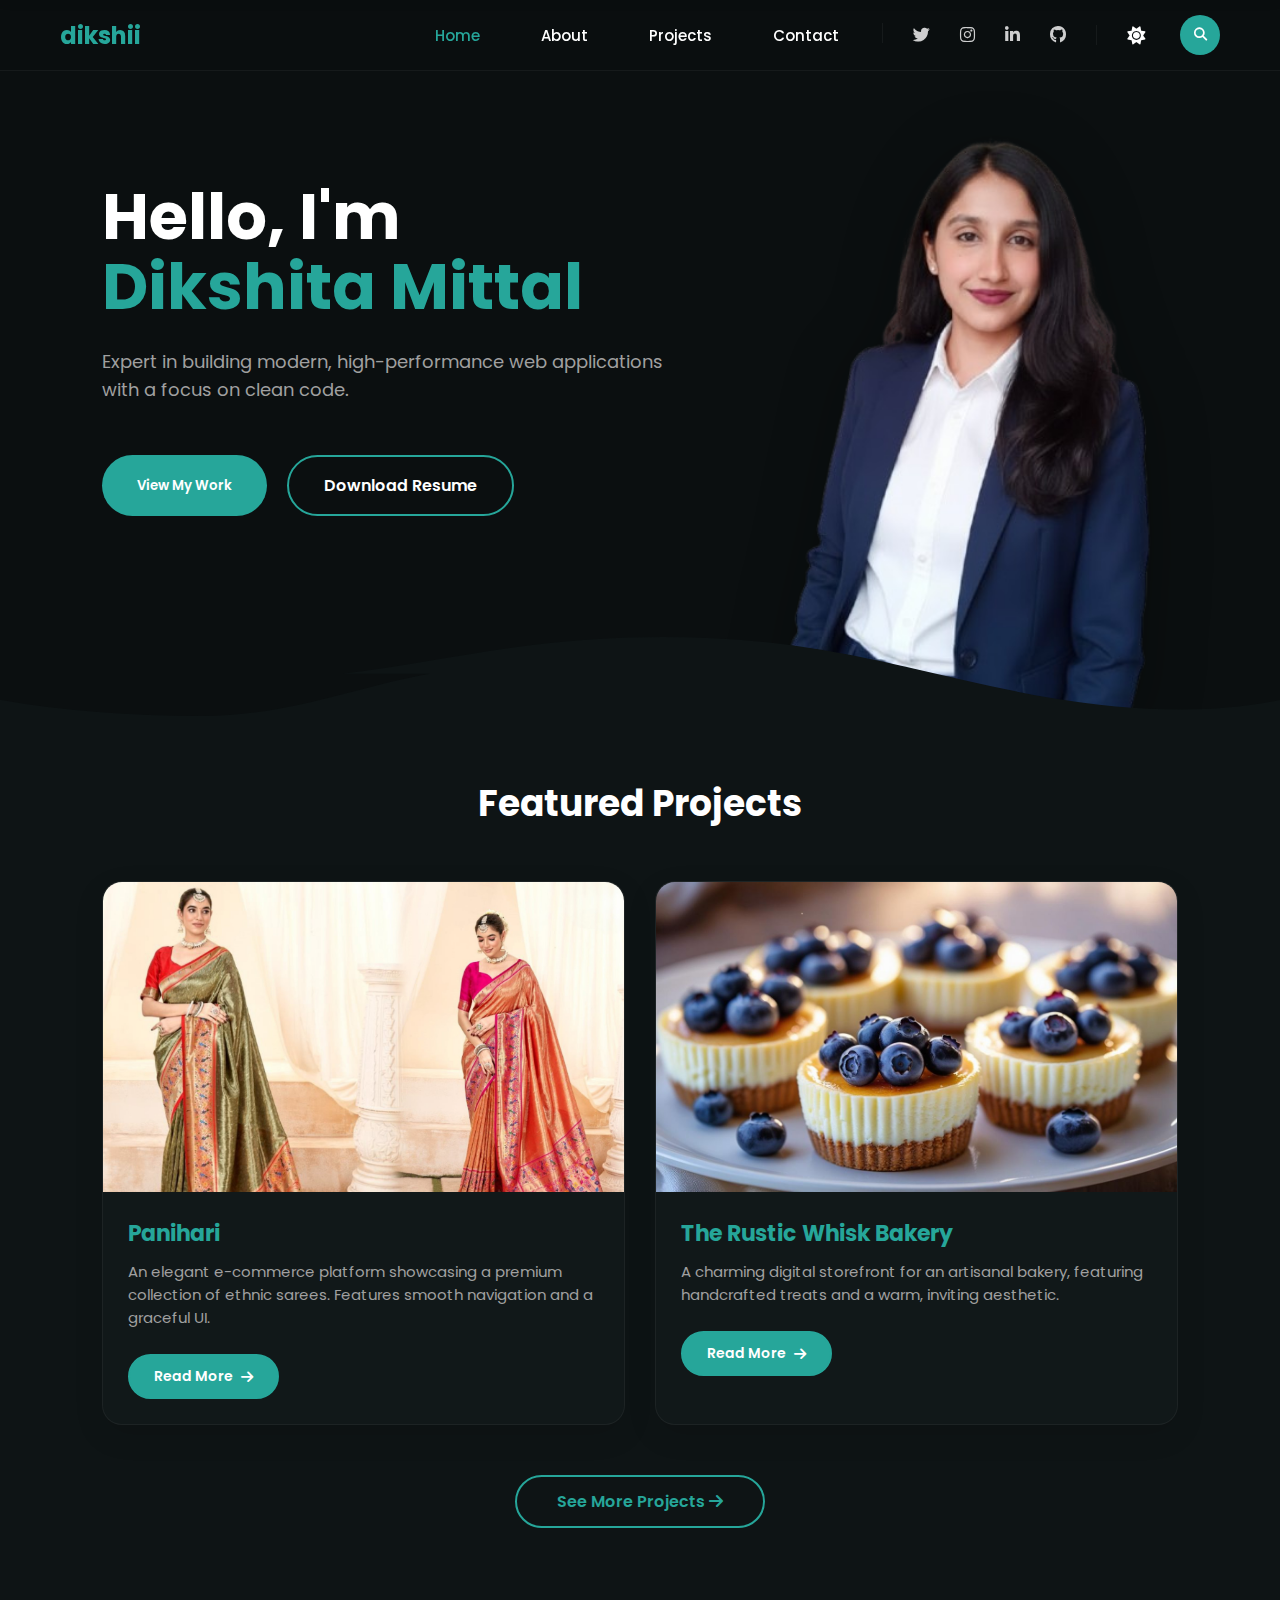
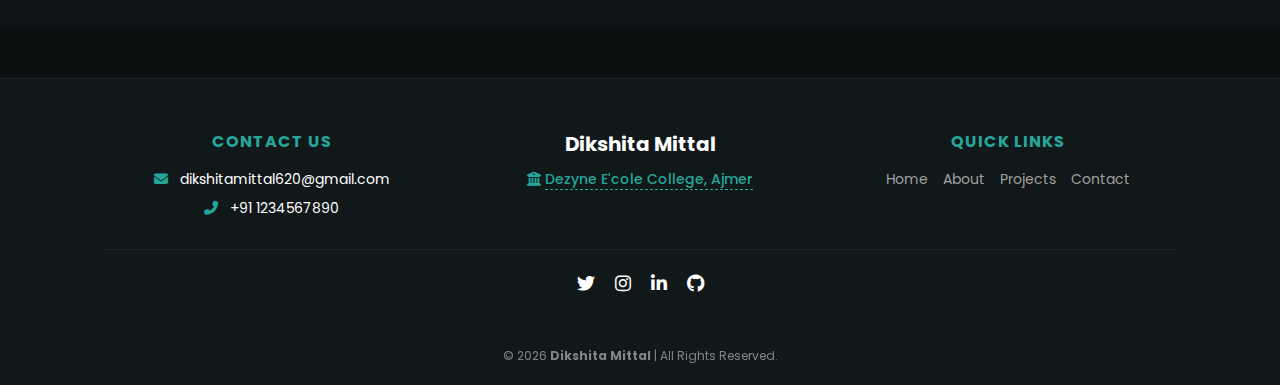
<file: index.html>
<!DOCTYPE html>
<html lang="en">
<head>
    <meta charset="UTF-8">
    <meta name="viewport" content="width=device-width, initial-scale=1.0">
    <title>Dikshita Mittal | Portfolio</title>

    <link href="https://fonts.googleapis.com/css2?family=Poppins:wght@300;400;600;700&display=swap" rel="stylesheet">
    <link rel="stylesheet" href="https://cdnjs.cloudflare.com/ajax/libs/font-awesome/6.5.0/css/all.min.css">

    <style>
        :root {
            --bg: #0b0f10;
            --text: #ffffff;
            --accent: #26a69a;
            --nav-bg: rgba(11, 15, 16, 0.95);
            --gray-text: #a0a0a0;
            --wave-fill: #0e1415;
            --nav-border: rgba(255, 255, 255, 0.05);
            --card-bg: #111819;
            --search-bg: #0b0f10;
        }

        .light {
            --bg: #d1cbcb;
            --text: #0a0808; 
            --nav-bg: rgba(255, 255, 255, 0.95);
            --gray-text: #383636;
            --wave-fill: #e0dfdf;
            --nav-border: rgba(0, 0, 0, 0.1);
            --card-bg: #d1cbcb;
            --search-bg: #ffffff;
        }

        * {
            margin: 0;
            padding: 0;
            box-sizing: border-box;
            font-family: 'Poppins', sans-serif;
            scroll-behavior: smooth;
        }

        body {
            background-color: var(--bg);
            color: var(--text);
            transition: all 0.4s ease;
            overflow-x: hidden;
        }

        /* --- SEARCH BAR --- */
        .search-top-bar {
            position: fixed;
            top: -80px;
            left: 0;
            width: 100%;
            height: 70px;
            background: var(--search-bg);
            display: flex;
            align-items: center;
            padding: 0 8%;
            z-index: 2000;
            transition: transform 0.4s cubic-bezier(0.4, 0, 0.2, 1);
            border-bottom: 1px solid var(--nav-border);
            box-shadow: 0 5px 15px rgba(0,0,0,0.2);
        }

        .search-top-bar.active { transform: translateY(80px); }

        .search-inner {
            width: 100%;
            display: flex;
            align-items: center;
            justify-content: space-between;
        }

        .search-top-bar input {
            width: 90%;
            background: transparent;
            border: none;
            color: var(--text);
            font-size: 16px;
            outline: none;
        }

        .close-search {
            color: var(--text);
            font-size: 16px;
            cursor: pointer;
            width: 35px;
            height: 35px;
            display: flex;
            align-items: center;
            justify-content: center;
            border-radius: 50%;
            transition: 0.3s ease;
            opacity: 0.7;
        }

        .search-overlay {
            position: fixed;
            top: 0;
            left: 0;
            width: 100%;
            height: 100%;
            background: rgba(0,0,0,0.5);
            z-index: 1500;
            opacity: 0;
            visibility: hidden;
            transition: 0.3s;
        }

        .search-overlay.active { opacity: 1; visibility: visible; }

        /* --- NAVBAR --- */
        .navbar {
            display: flex;
            align-items: center;
            padding: 15px 60px;
            background: var(--nav-bg);
            backdrop-filter: blur(15px);
            position: sticky;
            top: 0;
            z-index: 1000;
            border-bottom: 1px solid var(--nav-border);
        }

        .logo-section {
            font-size: 24px;
            font-weight: 700;
            color: var(--accent);
            display: flex;
            align-items: center;
            gap: 10px;
            flex-shrink: 0;
        }

        .nav-links {
            display: flex;
            list-style: none;
            gap: 25px;
            margin-left: auto;
            margin-right: 30px;
        }

        .nav-links a {
            color: var(--text);
            text-decoration: none;
            font-size: 15px;
            font-weight: 500;
            padding: 8px 18px;
            border-radius: 30px;
            transition: 0.3s;
        }

        .nav-links a:hover { background: var(--accent); color: white !important; }
        .nav-links a.active { color: var(--accent); }

        .nav-right { display: flex; align-items: center; gap: 30px; }
        .social-icons { display: flex; gap: 30px; }
        .social-icons i { cursor: pointer; transition: 0.3s; color: var(--text); opacity: 0.8; font-size: 17px; }
        .social-icons i:hover { color: var(--accent); transform: translateY(-2px); opacity: 1; }

        .separator { width: 1px; height: 20px; background: var(--nav-border); }

        .btn-group { display: flex; align-items: center; gap: 15px; }

        .theme-toggle {
            background: none;
            border: none;
            color: var(--text);
            font-size: 18px;
            cursor: pointer;
            margin-right: 20px;
        }

        .search-btn {
            background: var(--accent);
            color: white;
            width: 40px;
            height: 40px;
            border-radius: 50%;
            display: flex;
            align-items: center;
            justify-content: center;
            border: none;
            cursor: pointer;
            transition: 0.3s;
        }

        /* --- HERO --- */
        .hero-container {
            position: relative;
            background: var(--bg);
            overflow: hidden;
            display: flex;
            flex-direction: column;
        }

        .hero {
            display: flex;
            align-items: flex-end;
            justify-content: space-between;
            padding: 50px 8% 0 8%;
            min-height: 550px;
        }

        .hero-text { max-width: 600px; z-index: 5; padding-bottom: 100px; }
        .hero-text h1 { font-size: clamp(32px, 5vw, 65px); line-height: 1.1; margin-bottom: 25px; font-weight: 700; }
        .hero-text h1 span { color: var(--accent); }
        .hero-text p { font-size: 18px; color: var(--gray-text); line-height: 1.6; margin-bottom: 50px; }

        .hero-btns { display: flex; gap: 20px; margin-bottom: 100px; flex-wrap: wrap; }
        .btn-work { background: var(--accent); color: white; padding: 16px 35px; border-radius: 35px; border: none; font-weight: 600; cursor: pointer; transition: 0.3s; }
        .btn-work:hover { transform: scale(1.05); }
        
        /* Updated Download Resume Button Style */
        .btn-cv { 
            background: transparent; 
            color: var(--text); 
            padding: 16px 35px; 
            border-radius: 35px; 
            border: 2px solid var(--accent); 
            font-weight: 600; 
            cursor: pointer; 
            text-decoration: none;
            display: inline-block;
            transition: 0.3s;
        }
        .btn-cv:hover {
            background: var(--accent);
            color: white;
        }

        .hero-img img { width: clamp(280px, 40vw, 420px); display: block; filter: drop-shadow(0 10px 30px rgba(0, 0, 0, 0.3)); }

        .wave-container { position: absolute; bottom: 0; width: 100%; line-height: 0; z-index: 4; }
        .wave-container svg { height: 80px; width: 100%; }
        .wave-container .shape-fill { fill: var(--wave-fill); }

        /* --- PROJECTS SECTION --- */
        .projects-section {
            background: var(--wave-fill);
            padding: 60px 8% 100px 8%;
            transition: background 0.4s ease;
            text-align: center;
        }

        .section-header h2 { font-size: 36px; margin-bottom: 50px; }

        .projects-grid {
            display: grid;
            grid-template-columns: repeat(auto-fit, minmax(300px, 1fr));
            gap: 30px;
            margin-bottom: 50px;
        }

        .project-card {
            background: var(--card-bg);
            border-radius: 20px;
            overflow: hidden;
            text-align: left;
            box-shadow: 0 10px 30px rgba(0,0,0,0.1);
            transition: 0.3s;
            border: 1px solid var(--nav-border);
        }

        .project-card:hover { transform: translateY(-10px); }
        
        .project-img { 
            width: 100%; 
            height: 310px; 
            background: #222; 
            overflow: hidden; 
        }
        
        .project-img img { 
            width: 100%; 
            height: 100%; 
            object-fit: cover; 
            object-position: top;
        }

        .project-content { padding: 25px; }
        .project-content h3 { font-size: 22px; margin-bottom: 10px; color: var(--accent); }
        .project-content p { color: var(--gray-text); font-size: 15px; margin-bottom: 25px; }

        .read-more {
            display: inline-flex;
            align-items: center;
            background: var(--accent);
            color: #ffffff !important;
            padding: 10px 24px;
            border-radius: 30px;
            text-decoration: none;
            font-size: 14px;
            font-weight: 600;
            transition: all 0.3s ease;
            border: 2px solid var(--accent);
        }
        
        .read-more i { margin-left: 8px; transition: 0.3s; }
        .read-more:hover { background: transparent; color: var(--accent) !important; transform: translateY(-3px); }

        .btn-see-more {
            background: transparent;
            color: var(--accent);
            padding: 12px 40px;
            border-radius: 30px;
            border: 2px solid var(--accent);
            font-weight: 600;
            cursor: pointer;
            transition: 0.3s;
            text-decoration: none;
            display: inline-block;
        }
        .btn-see-more:hover { background: var(--accent); color: white; }

        /* --- RESPONSIVE FIXES --- */
        @media (max-width: 1024px) {
            .navbar { padding: 15px 20px; }
            .nav-links { gap: 10px; margin-right: 15px; }
            .nav-right { gap: 15px; }
            .social-icons { gap: 15px; }
        }

        @media (max-width: 768px) {
            .wave-container { display: none; }
            .navbar { flex-wrap: wrap; justify-content: center; gap: 10px; }
            .nav-links { margin: 0; order: 3; width: 100%; justify-content: center; }
            .nav-right { order: 2; }
            .hero { flex-direction: column; align-items: center; text-align: center; min-height: auto; padding-bottom: 40px; }
            .hero-text { padding-bottom: 30px; }
            .hero-btns { justify-content: center; margin-bottom: 40px; }
            .hero-img img { width: 300px; margin: 0 auto; }
            .projects-section { padding-top: 40px; }
        }
    </style>
</head>
<body>

    <div class="search-overlay" id="overlay" onclick="toggleSearch()"></div>

    <div class="search-top-bar" id="searchBar">
        <div class="search-inner">
            <input type="text" placeholder="Type and hit enter..." id="searchInput">
            <div class="close-search" onclick="toggleSearch()">
                <i class="fas fa-times"></i>
            </div>
        </div>
    </div>

    <header class="navbar">
        <div class="logo-section">
            dikshii
        </div>
        <ul class="nav-links">
            <li><a href="#" class="active">Home</a></li>
            <li><a href="about.html">About</a></li>
            <li><a href="projects.html">Projects</a></li>
            <li><a href="contact.html">Contact</a></li>
            <div class="separator"></div>
        </ul>

        <div class="nav-right">
             <div class="social-icons">
                <a href="https://twitter.com/@dikshita_m2408" target="_blank"><i class="fab fa-twitter"></i></a>
                <a href="https://instagram.com/dikshitaaaa_08" target="_blank"><i class="fab fa-instagram"></i></a>
                <a href="https://www.linkedin.com/in/dikshita-mittal-a14922379" target="_blank"><i class="fab fa-linkedin-in"></i></a>
                <a href="https://github.com/Dikshita1824" target="_blank"><i class="fab fa-github"></i></a>
            </div>
            <div class="separator"></div>
            <div class="btn-group">
                <button class="theme-toggle" onclick="toggleTheme()">
                    <i class="fas fa-sun"></i>
                </button>
                <button class="search-btn" onclick="toggleSearch()">
                    <i class="fas fa-search"></i>
                </button>
            </div>
        </div>
    </header>

    <div class="hero-container">
        <section class="hero">
            <div class="hero-text">
                <h1>Hello, I'm <br><span>Dikshita Mittal</span></h1>
                <p>Expert in building modern, high-performance web applications with a focus on clean code.</p>
                <div class="hero-btns">
                    <button class="btn-work" onclick="document.getElementById('featured').scrollIntoView();">View My Work</button>
                    <a href="Deekshita Mittal Resumee.pdf" download="Deekshita_Mittal_Resumee.pdf" target="_blank" class="btn-cv">Download Resume</a>
                </div>
            </div>
            <div class="hero-img">
                <img src="7.png" alt="Profile"> 
            </div>
        </section>
        <div class="wave-container">
            <svg viewBox="0 0 1200 120" preserveAspectRatio="none">
                <path d="M321.39,56.44c58-10.79,114.16-30.13,172-41.86,82.39-16.72,168.19-17.73,250.45-.39C823.78,31,906.67,72,985.66,92.83c70.05,18.48,146.53,26.09,214.34,3V120H0V95.8C58.47,112.49,123.89,120,188.46,120c82.35,0,147.22-45,214.34-63.56Z" class="shape-fill"></path>
            </svg>
        </div>
    </div>

    <section class="projects-section" id="featured">
        <div class="section-header">
            <h2>Featured Projects</h2>
        </div>
        
        <div class="projects-grid">
            <div class="project-card">
                <div class="project-img"><img src="phulkariii 2.jpeg" alt="Panihari"></div>
                <div class="project-content">               
                    <h3>Panihari</h3>         
                    <p>An elegant e-commerce platform showcasing a premium collection of ethnic sarees. Features smooth navigation and a graceful UI.</p>
                    <a href="sareee.html" target="_blank" class="read-more">Read More  <i class="fas fa-arrow-right"></i></a>
                </div>
            </div>

            <div class="project-card">
                <div class="project-img"><img src="130.jpg" alt="The Rustic Whisk Bakery"></div>
                <div class="project-content">
                    <h3>The Rustic Whisk Bakery</h3>
                    <p>A charming digital storefront for an artisanal bakery, featuring handcrafted treats and a warm, inviting aesthetic.</p>
                    <a href="bakery.html" target="_blank" class="read-more">Read More <i class="fas fa-arrow-right"></i></a>
                </div>
            </div>
        </div>
        
        <div class="see-more-container">
            <a href="projects.html" class="btn-see-more">See More Projects <i class="fas fa-arrow-right"></i></a>
        </div>
    </section>

    <footer style="background: var(--card-bg); border-top: 1px solid var(--nav-border); padding: 50px 8% 20px; margin-top: 50px; color: var(--text);">
        <div style="display: grid; grid-template-columns: repeat(auto-fit, minmax(200px, 1fr)); gap: 30px; text-align: center; align-items: start;">
            <div>
                <h4 style="color: var(--accent); margin-bottom: 15px; font-size: 16px; text-transform: uppercase; letter-spacing: 1px;">Contact Us</h4>
                <p style="font-size: 14px; margin-bottom: 8px;"><i class="fas fa-envelope" style="color: var(--accent); margin-right: 8px;"></i> dikshitamittal620@gmail.com</p>
                <p style="font-size: 14px;"><i class="fas fa-phone-alt" style="color: var(--accent); margin-right: 8px;"></i> +91 1234567890</p>
            </div>

            <div>
                <h3 style="color: var(--text); margin-bottom: 10px; font-size: 20px;">Dikshita Mittal</h3>
               <p style="color: var(--accent); font-weight: 500; font-size: 14px;">
                <i class="fas fa-university"></i> 
                <a href="https://www.dezyneecole.com/" target="_blank" style="color: inherit; text-decoration: none; border-bottom: 1px dashed var(--accent);">
                    Dezyne E'cole College, Ajmer
                </a>
            </p>
            </div>

            <div>
                <h4 style="color: var(--accent); margin-bottom: 15px; font-size: 16px; text-transform: uppercase; letter-spacing: 1px;">Quick Links</h4>
                <div style="display: flex; justify-content: center; gap: 15px; font-size: 14px; flex-wrap: wrap;">
                    <style>
                        .footer-link {
                            position: relative;
                            color: var(--gray-text);
                            text-decoration: none;
                            transition: 0.3s;
                            padding-bottom: 2px;
                        }
                        .footer-link::after {
                            content: '';
                            position: absolute;
                            width: 0;
                            height: 2px;
                            bottom: 0;
                            left: 0;
                            background-color: var(--accent);
                            transition: width 0.3s ease;
                        }
                        .footer-link:hover { color: var(--accent); }
                        .footer-link:hover::after { width: 100%; }
                    </style>
                    <a href="index.html" class="footer-link">Home</a>
                    <a href="about.html" class="footer-link">About</a>
                    <a href="projects.html" class="footer-link">Projects</a>
                    <a href="contact.html" class="footer-link">Contact</a>
                </div>
            </div>
        </div>

        <div style="display: flex; justify-content: center; gap: 20px; margin: 30px 0; padding: 20px 0; border-top: 1px solid var(--nav-border);">
            <a href="https://twitter.com/@dikshita_m2408" target="_blank" style="color: var(--text); font-size: 18px; transition: 0.3s;" onmouseover="this.style.color='var(--accent)'" onmouseout="this.style.color='var(--text)'"><i class="fab fa-twitter"></i></a>
            <a href="https://instagram.com/dikshitaaaa_08" target="_blank" style="color: var(--text); font-size: 18px; transition: 0.3s;" onmouseover="this.style.color='var(--accent)'" onmouseout="this.style.color='var(--text)'"><i class="fab fa-instagram"></i></a>
            <a href="https://www.linkedin.com/in/dikshita-mittal-a14922379" target="_blank" style="color: var(--text); font-size: 18px; transition: 0.3s;" onmouseover="this.style.color='var(--accent)'" onmouseout="this.style.color='var(--text)'"><i class="fab fa-linkedin-in"></i></a>
            <a href="https://github.com/Dikshita1824" target="_blank" style="color: var(--text); font-size: 18px; transition: 0.3s;" onmouseover="this.style.color='var(--accent)'" onmouseout="this.style.color='var(--text)'"><i class="fab fa-github"></i></a>
            
        </div>

        <div style="text-align: center; color: var(--gray-text); font-size: 12px; opacity: 0.8;">
            <p>&copy; 2026 <b>Dikshita Mittal</b> | All Rights Reserved.</p>
        </div>
    </footer>

    <script>
        function toggleTheme() {
            document.body.classList.toggle("light");
            const icon = document.querySelector(".theme-toggle i");
            icon.className = document.body.classList.contains("light") ? "fas fa-moon" : "fas fa-sun";
        }

        function toggleSearch() {
            const bar = document.getElementById("searchBar");
            const overlay = document.getElementById("overlay");
            bar.classList.toggle("active");
            overlay.classList.toggle("active");
            if (bar.classList.contains("active")) {
                setTimeout(() => document.getElementById("searchInput").focus(), 400);
            }
        }
    </script>
</body>
</html>
</file>
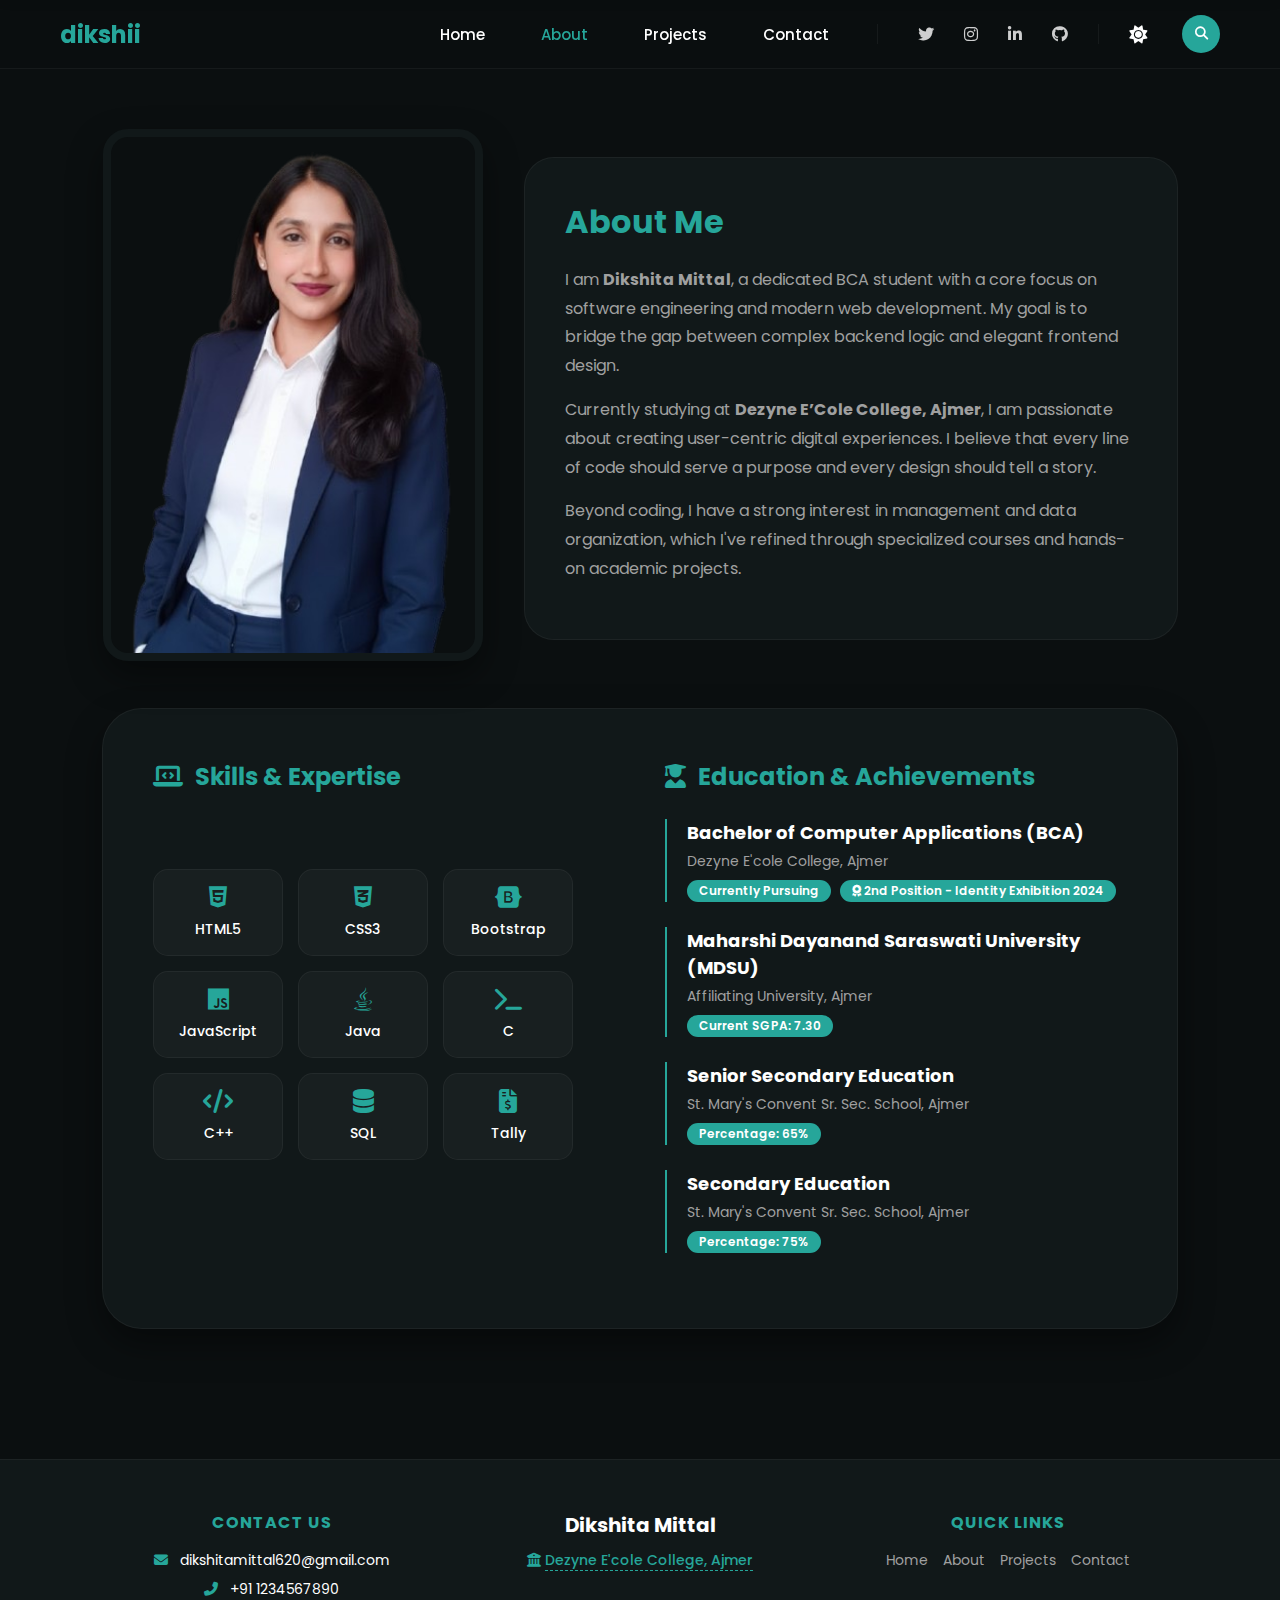
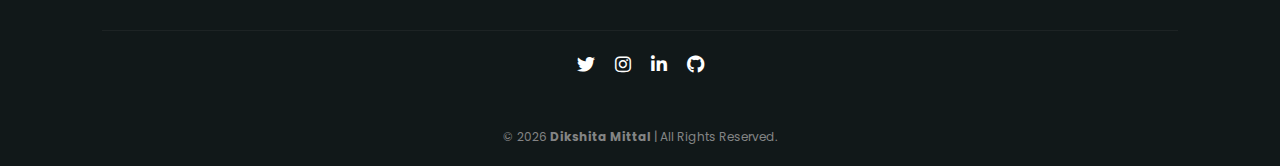
<file: about.html>
<!DOCTYPE html>
<html lang="en">
<head>
    <meta charset="UTF-8">
    <meta name="viewport" content="width=device-width, initial-scale=1.0">
    <title>About | Dikshita Mittal</title>
    
    <link href="https://fonts.googleapis.com/css2?family=Poppins:wght@300;400;500;600;700&display=swap" rel="stylesheet">
    <link rel="stylesheet" href="https://cdnjs.cloudflare.com/ajax/libs/font-awesome/6.5.0/css/all.min.css">

    <style>
        :root {
            --bg: #0b0f10;
            --text: #ffffff;
            --accent: #26a69a;
            --nav-bg: rgba(11, 15, 16, 0.95);
            --gray-text: #a0a0a0;
            --nav-border: rgba(255, 255, 255, 0.05);
            --card-bg: #111819;
            --search-bg: #0b0f10;
            --glass: rgba(255, 255, 255, 0.03);
            --card-shadow: 0 15px 35px rgba(0,0,0,0.4);
        }

        .light {
            --bg: #ebedef; 
            --text: #0a0808; 
            --nav-bg: #d1cbcb;
            --gray-text: #383636;
            --nav-border: rgba(0, 0, 0, 0.1);
            --card-bg: #d1cbcb;
            --search-bg: #ffffff;
        }

        * { margin: 0; padding: 0; box-sizing: border-box; font-family: 'Poppins', sans-serif; }
        body { background-color: var(--bg); color: var(--text); transition: all 0.4s ease; overflow-x: hidden; }

        /* --- SEARCH TOP BAR --- */
        .search-top-bar {
            position: fixed; top: -80px; left: 0; width: 100%; height: 70px;
            background: var(--search-bg); display: flex; align-items: center;
            padding: 0 8%; z-index: 2000; transition: transform 0.4s cubic-bezier(0.4, 0, 0.2, 1);
            border-bottom: 1px solid var(--nav-border); box-shadow: 0 5px 15px rgba(0,0,0,0.2);
        }
        .search-top-bar.active { transform: translateY(80px); }
        .search-inner { width: 100%; display: flex; align-items: center; justify-content: space-between; }
        .search-top-bar input { width: 90%; background: transparent; border: none; color: var(--text); font-size: 16px; outline: none; }
        .close-search { color: var(--text); font-size: 18px; cursor: pointer; opacity: 0.7; }
        .search-overlay { position: fixed; top: 0; left: 0; width: 100%; height: 100%; background: rgba(0,0,0,0.5); z-index: 1500; opacity: 0; visibility: hidden; transition: 0.3s; }
        .search-overlay.active { opacity: 1; visibility: visible; }

        /* --- NAVBAR --- */
        .navbar {
            display: flex; align-items: center; padding: 15px 60px;
            background: var(--nav-bg); backdrop-filter: blur(15px);
            position: sticky; top: 0; z-index: 1000; border-bottom: 1px solid var(--nav-border);
        }
        .logo-section { font-size: 24px; font-weight: 700; color: var(--accent); display: flex; align-items: center; gap: 10px; }
        .nav-links { display: flex; list-style: none; gap: 20px; margin-left: auto; margin-right: 30px; align-items: center; }
        .nav-links a { color: var(--text); text-decoration: none; font-size: 15px; font-weight: 500; padding: 8px 18px; border-radius: 30px; transition: 0.3s; }
        .nav-links a:hover { background: var(--accent); color: white !important; }
        .nav-links a.active { color: var(--accent); }
        .separator { width: 1px; height: 20px; background: var(--nav-border); margin: 0 10px; }
        
        .nav-right { display: flex; align-items: center; gap: 20px; }
        .social-icons { display: flex; gap: 30px; }
        .social-icons a { color: var(--text); opacity: 0.8; font-size: 16px; transition: 0.3s; }
        .social-icons a:hover { color: var(--accent); transform: translateY(-2px); }
        .btn-group { display: flex; align-items: center; gap: 15px; }
        .theme-toggle { background: none; border: none; color: var(--text); font-size: 18px; cursor: pointer; margin-right: 20px; }
        .search-btn { background: var(--accent); color: white; width: 38px; height: 38px; border-radius: 50%; display: flex; align-items: center; justify-content: center; border: none; cursor: pointer; }
        .menu-toggle { display: none; font-size: 20px; cursor: pointer; color: var(--text); }

        /* --- ABOUT SECTION --- */
        .about-section { padding: 60px 8% 20px; display: flex; flex-wrap: wrap; gap: 40px; align-items: center; }
        .about-img-container { flex: 1; min-width: 300px; text-align: center; }
        .about-img-container img { width: 100%; max-width: 380px; border-radius: 25px; border: 8px solid var(--card-bg); box-shadow: var(--card-shadow); }
        .about-card { flex: 1.5; min-width: 350px; background: var(--card-bg); padding: 40px; border-radius: 30px; border: 1px solid var(--nav-border); }
        .about-card h2 { color: var(--accent); font-size: 32px; margin-bottom: 20px; }
        .about-card p { color: var(--gray-text); font-size: 16px; margin-bottom: 15px; line-height: 1.8; }

        /* --- SKILLS & EDUCATION CARDS --- */
        .unified-card-container { padding: 20px 8% 80px; }
        .unified-card { background: var(--card-bg); padding: 50px; border-radius: 40px; border: 1px solid var(--nav-border); box-shadow: var(--card-shadow); }
        .skills-grid-layout { display: grid; grid-template-columns: 1fr 1fr; gap: 50px; }

        .section-title { color: var(--accent); font-size: 24px; margin-bottom: 25px; display: flex; align-items: center; gap: 12px; }

        .skills-container { display: flex; flex-wrap: wrap; gap: 15px; }
        .skill-box { 
            background: var(--glass); 
            padding: 15px 25px; 
            border-radius: 15px; 
            border: 1px solid var(--nav-border); 
            display: flex; 
            flex-direction: column; 
            align-items: center; 
            gap: 10px;
            width: 130px;
            transition: 0.3s;
        }
        .skill-box i { font-size: 24px; color: var(--accent); }
        .skill-box span { font-size: 14px; font-weight: 500; }
        .skill-box:hover { background: var(--accent); transform: translateY(-5px); }
        .skill-box:hover i, .skill-box:hover span { color: white; }

        .edu-item { margin-bottom: 25px; position: relative; padding-left: 20px; border-left: 2px solid var(--accent); }
        .edu-item h4 { font-size: 18px; color: var(--text); margin-bottom: 5px; }
        .edu-item p { color: var(--gray-text); font-size: 14px; margin-bottom: 5px; }
        .edu-badge { display: inline-block; background: var(--accent); color: white; padding: 2px 12px; border-radius: 20px; font-size: 12px; font-weight: 600; margin-right: 5px; }
        .winner-badge { background: #ffd700; color: #000; }

        @media (max-width: 992px) {
            .navbar { padding: 15px 30px; }
            .menu-toggle { display: block; order: 3; }
            .nav-links { display: none; position: absolute; top: 100%; left: 0; width: 100%; background: var(--nav-bg); flex-direction: column; padding: 20px; }
            .nav-links.active { display: flex; }
            .skills-grid-layout { grid-template-columns: 1fr; }
            .about-section { flex-direction: column; text-align: center; }
            .skills-container { justify-content: center; }
        }
    </style>
</head>
<body>

    <div class="search-overlay" id="overlay" onclick="toggleSearch()"></div>

    <div class="search-top-bar" id="searchBar">
        <div class="search-inner">
            <input type="text" placeholder="Type and hit enter..." id="searchInput">
            <div class="close-search" onclick="toggleSearch()"><i class="fas fa-times"></i></div>
        </div>
    </div>

    <header class="navbar">
        <div class="logo-section"> dikshii</div>
        <ul class="nav-links" id="navLinks">
            <li><a href="index.html">Home</a></li>
            <li><a href="about.html" class="active">About</a></li>
            <li><a href="projects.html">Projects</a></li>
            <li><a href="contact.html">Contact</a></li>
            <div class="separator"></div>
        </ul>

        <div class="nav-right">
            <div class="social-icons">
                <a href="https://twitter.com/@dikshita_m2408" target="_blank"><i class="fab fa-twitter"></i></a>
                <a href="https://instagram.com/dikshitaaaa_08" target="_blank"><i class="fab fa-instagram"></i></a>
                <a href="https://www.linkedin.com/in/dikshita-mittal-a14922379" target="_blank"><i class="fab fa-linkedin-in"></i></a>
                <a href="https://github.com/Dikshita1824" target="_blank"><i class="fab fa-github"></i></a>
            </div>
            <div class="separator"></div>
            <div class="btn-group">
                <button class="theme-toggle" onclick="toggleTheme()"><i class="fas fa-sun"></i></button>
                <button class="search-btn" onclick="toggleSearch()"><i class="fas fa-search"></i></button>
                <i class="fas fa-bars menu-toggle" onclick="toggleMenu()"></i>
            </div>
        </div>
    </header>

    <section class="about-section">
        <div class="about-img-container">
            <img src="7.png" alt="Dikshita Mittal">
        </div>
       <div class="about-card">
            <h2>About Me</h2>
            <p>I am <strong>Dikshita Mittal</strong>, a dedicated BCA student with a core focus on software engineering and modern web development. My goal is to bridge the gap between complex backend logic and elegant frontend design.</p>
            <p>Currently studying at <strong>Dezyne E’Cole College, Ajmer</strong>, I am passionate about creating user-centric digital experiences. I believe that every line of code should serve a purpose and every design should tell a story.</p>
            <p>Beyond coding, I have a strong interest in management and data organization, which I've refined through specialized courses and hands-on academic projects.</p>
        </div>
    </section>

    <div class="unified-card-container">
        <div class="unified-card">
            <div class="skills-grid-layout">
                <div class="expertise-side">
                    <h3 class="section-title"><i class="fas fa-laptop-code"></i> Skills & Expertise</h3>
                    <br>
                    <br>
                    <div class="skills-container">
                        <div class="skill-box"><i class="fab fa-html5"></i><span>HTML5</span></div>
                        <div class="skill-box"><i class="fab fa-css3-alt"></i><span>CSS3</span></div>
                        <div class="skill-box"><i class="fab fa-bootstrap"></i><span>Bootstrap</span></div>
                        <div class="skill-box"><i class="fab fa-js"></i><span>JavaScript</span></div>
                        <div class="skill-box"><i class="fab fa-java"></i><span>Java</span></div>
                        <div class="skill-box"><i class="fas fa-terminal"></i><span>C</span></div>
                        <div class="skill-box"><i class="fas fa-code"></i><span>C++ </span></div>
                        <div class="skill-box"><i class="fas fa-database"></i><span>SQL</span></div>
                        <div class="skill-box"><i class="fas fa-file-invoice-dollar"></i><span>Tally</span></div>
                    </div>
                </div>

                <div class="education-side">
                    <h3 class="section-title"><i class="fas fa-user-graduate"></i> Education & Achievements</h3>
                    
                    <div class="edu-item">
                        <h4>Bachelor of Computer Applications (BCA)</h4>
                        <p>Dezyne E'cole College, Ajmer</p>
                        <span class="edu-badge">Currently Pursuing</span>
                        <span class="edu-badge"><i class="fas fa-award"></i> 2nd Position - Identity Exhibition 2024</span>
                    </div>

                    <div class="edu-item">
                        <h4>Maharshi Dayanand Saraswati University (MDSU)</h4>
                        <p>Affiliating University, Ajmer</p>
                        <span class="edu-badge">Current SGPA: 7.30</span>
                    </div>

                    <div class="edu-item">
                        <h4>Senior Secondary Education </h4>
                        <p>St. Mary's Convent Sr. Sec. School, Ajmer</p>
                        <span class="edu-badge">Percentage: 65%</span>
                    </div>

                    <div class="edu-item">
                        <h4>Secondary Education</h4>
                        <p>St. Mary's Convent Sr. Sec. School, Ajmer</p>
                        <span class="edu-badge">Percentage: 75%</span>
                    </div>
                </div>
                </div>
            </div>
        </div>
    </div>

    <footer style="background: var(--card-bg); border-top: 1px solid var(--nav-border); padding: 50px 8% 20px; margin-top: 50px; color: var(--text);">
        <div style="display: grid; grid-template-columns: repeat(auto-fit, minmax(200px, 1fr)); gap: 30px; text-align: center; align-items: start;">
            
            <div>
                <h4 style="color: var(--accent); margin-bottom: 15px; font-size: 16px; text-transform: uppercase; letter-spacing: 1px;">Contact Us</h4>
                <p style="font-size: 14px; margin-bottom: 8px;"><i class="fas fa-envelope" style="color: var(--accent); margin-right: 8px;"></i> dikshitamittal620@gmail.com</p>
                <p style="font-size: 14px;"><i class="fas fa-phone-alt" style="color: var(--accent); margin-right: 8px;"></i> +91 1234567890</p>
            </div>

            <div>
                <h3 style="color: var(--text); margin-bottom: 10px; font-size: 20px;">Dikshita Mittal</h3>
                <p style="color: var(--accent); font-weight: 500; font-size: 14px;">
                <i class="fas fa-university"></i> 
                <a href="https://www.dezyneecole.com/" target="_blank" style="color: inherit; text-decoration: none; border-bottom: 1px dashed var(--accent);">
                    Dezyne E'cole College, Ajmer
                </a>
                </p>
            </div>

            <div>
                <h4 style="color: var(--accent); margin-bottom: 15px; font-size: 16px; text-transform: uppercase; letter-spacing: 1px;">Quick Links</h4>
                <div style="display: flex; justify-content: center; gap: 15px; font-size: 14px; flex-wrap: wrap;">
                    <style>
                        .footer-link { position: relative; color: var(--gray-text); text-decoration: none; transition: 0.3s; padding-bottom: 2px; }
                        .footer-link::after { content: ''; position: absolute; width: 0; height: 2px; bottom: 0; left: 0; background-color: var(--accent); transition: width 0.3s ease; }
                        .footer-link:hover { color: var(--accent); }
                        .footer-link:hover::after { width: 100%; }
                    </style>
                    <a href="index.html" class="footer-link">Home</a>
                    <a href="about.html" class="footer-link">About</a>
                    <a href="projects.html" class="footer-link">Projects</a>
                    <a href="contact.html" class="footer-link">Contact</a>
                </div>
            </div>
        </div>

       <div style="display: flex; justify-content: center; gap: 20px; margin: 30px 0; padding: 20px 0; border-top: 1px solid var(--nav-border);">
            <a href="https://twitter.com/@dikshita_m2408" target="_blank" style="color: var(--text); font-size: 18px; transition: 0.3s;" onmouseover="this.style.color='var(--accent)'" onmouseout="this.style.color='var(--text)'"><i class="fab fa-twitter"></i></a>
            <a href="https://instagram.com/dikshitaaaa_08" target="_blank" style="color: var(--text); font-size: 18px; transition: 0.3s;" onmouseover="this.style.color='var(--accent)'" onmouseout="this.style.color='var(--text)'"><i class="fab fa-instagram"></i></a>
            <a href="https://www.linkedin.com/in/dikshita-mittal-a14922379" target="_blank" style="color: var(--text); font-size: 18px; transition: 0.3s;" onmouseover="this.style.color='var(--accent)'" onmouseout="this.style.color='var(--text)'"><i class="fab fa-linkedin-in"></i></a>
            <a href="https://github.com/Dikshita1824" target="_blank" style="color: var(--text); font-size: 18px; transition: 0.3s;" onmouseover="this.style.color='var(--accent)'" onmouseout="this.style.color='var(--text)'"><i class="fab fa-github"></i></a>
            
        </div>

        <div style="text-align: center; color: var(--gray-text); font-size: 12px; opacity: 0.8;">
            <p>&copy; 2026 <b>Dikshita Mittal</b> | All Rights Reserved.</p>
        </div>
    </footer>

    <script>
        function toggleTheme() {
            document.body.classList.toggle("light");
            const icon = document.querySelector(".theme-toggle i");
            icon.className = document.body.classList.contains("light") ? "fas fa-moon" : "fas fa-sun";
        }
        function toggleSearch() {
            const bar = document.getElementById("searchBar");
            const overlay = document.getElementById("overlay");
            bar.classList.toggle("active");
            overlay.classList.toggle("active");
            if (bar.classList.contains("active")) {
                setTimeout(() => document.getElementById("searchInput").focus(), 400);
            }
        }
        function toggleMenu() {
            document.getElementById("navLinks").classList.toggle("active");
        }
    </script>
</body>
</html>
</file>
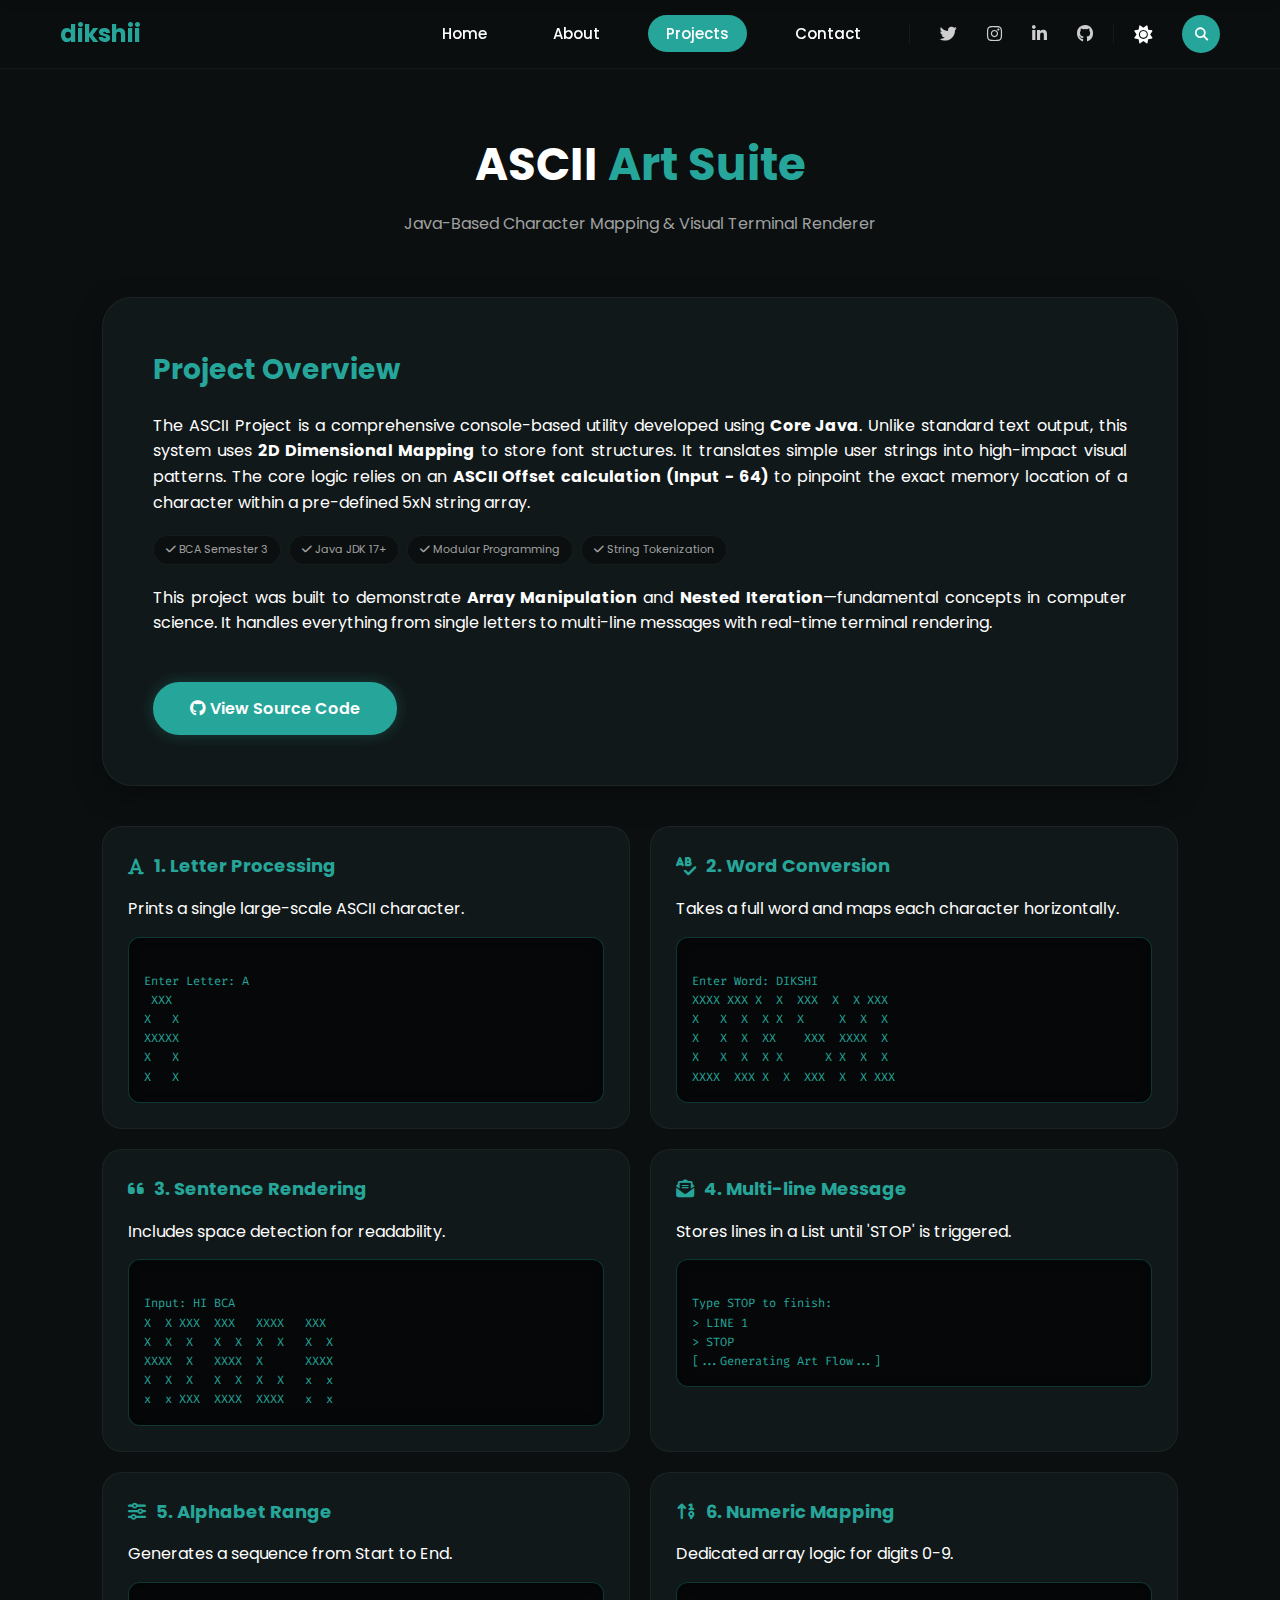
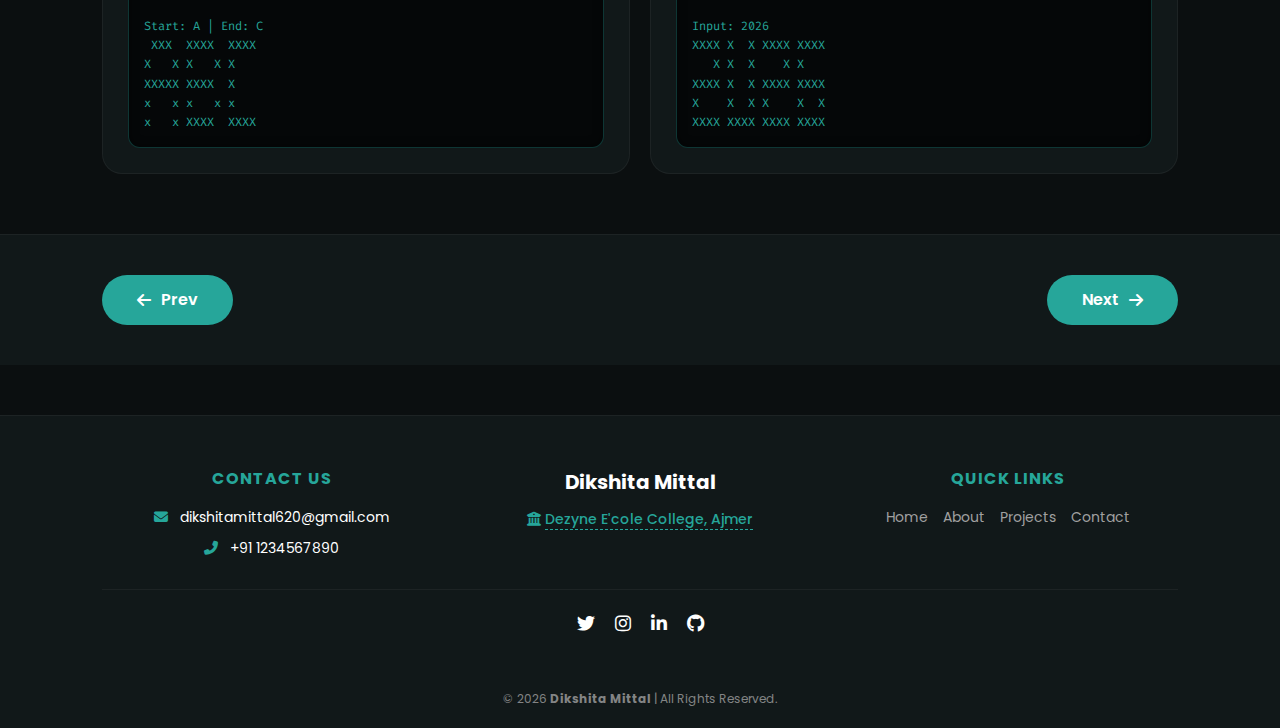
<file: ascii.html>
<!DOCTYPE html>
<html lang="en">
<head>
    <meta charset="UTF-8">
    <meta name="viewport" content="width=device-width, initial-scale=1.0">
    <title>ASCII Project | Java Console Suite</title>
    
    <link href="https://fonts.googleapis.com/css2?family=Poppins:wght@300;400;600;700&family=Fira+Code:wght@400;500&display=swap" rel="stylesheet">
    <link rel="stylesheet" href="https://cdnjs.cloudflare.com/ajax/libs/font-awesome/6.5.0/css/all.min.css">

    <style>
        :root {
            --bg: #0b0f10;
            --text: #ffffff;
            --accent: #26a69a; 
            --nav-bg: rgba(11, 15, 16, 0.95);
            --gray-text: #a0a0a0;
            --nav-border: rgba(255, 255, 255, 0.05);
            --card-bg: #111819;
            --code-bg: #050708;
            --card-shadow: 0 10px 30px rgba(0,0,0,0.3);
            --search-bg: #0b0f10;
        }

        .light {
            --bg: #ebedef; 
            --text: #0a0808; 
            --nav-bg: #d1cbcb;
            --gray-text: #383636;
            --nav-border: rgba(0, 0, 0, 0.1);
            --card-bg: #d1cbcb;
            --code-bg: #1a1a1a;
            --card-shadow: 0 4px 20px rgba(0,0,0,0.08);
            --search-bg: #ffffff;
        }

        * { margin: 0; padding: 0; box-sizing: border-box; font-family: 'Poppins', sans-serif; }
        body { background-color: var(--bg); color: var(--text); transition: all 0.4s ease; overflow-x: hidden; line-height: 1.6; }

        /* --- SEARCH BAR --- */
        .search-top-bar {
            position: fixed; top: -80px; left: 0; width: 100%; height: 70px;
            background: var(--search-bg); display: flex; align-items: center;
            padding: 0 8%; z-index: 2000; transition: transform 0.4s cubic-bezier(0.4, 0, 0.2, 1);
            border-bottom: 1px solid var(--nav-border); box-shadow: 0 5px 15px rgba(0,0,0,0.2);
        }
        .search-top-bar.active { transform: translateY(80px); }
        .search-inner { width: 100%; display: flex; align-items: center; justify-content: space-between; }
        .search-top-bar input { width: 90%; background: transparent; border: none; color: var(--text); font-size: 16px; outline: none; }
        .close-search { color: var(--text); font-size: 16px; cursor: pointer; opacity: 0.7; }
        .search-overlay {
            position: fixed; top: 0; left: 0; width: 100%; height: 100%;
            background: rgba(0,0,0,0.5); z-index: 1500; opacity: 0; visibility: hidden; transition: 0.3s;
        }
        .search-overlay.active { opacity: 1; visibility: visible; }

        /* --- NAVBAR FIX --- */
        .navbar {
            display: flex; align-items: center; padding: 15px 60px;
            background: var(--nav-bg); backdrop-filter: blur(15px);
            position: sticky; top: 0; z-index: 1000; border-bottom: 1px solid var(--nav-border);
        }
        .logo-section { font-size: 24px; font-weight: 700; color: var(--accent); display: flex; align-items: center; gap: 10px; text-decoration: none; margin-right: auto;}
        
        .nav-links { display: flex; list-style: none; gap: 30px; align-items: center; margin-right: 30px;}
        .nav-links a { color: var(--text); text-decoration: none; font-size: 15px; font-weight: 500; padding: 8px 18px; border-radius: 30px; transition: 0.3s; }
        .nav-links a:hover, .nav-links a.active { background: var(--accent); color: white !important; }

        .nav-right { display: flex; align-items: center; gap: 20px; }
        .social-icons { display: flex; gap: 30px; }
        .social-icons a { color: var(--text); opacity: 0.8; font-size: 17px; transition: 0.3s; }
        .social-icons a:hover { color: var(--accent); transform: translateY(-2px); opacity: 1; }
        .separator { width: 1px; height: 20px; background: var(--nav-border); }

        /* Mobile Socials (Hidden by default) */
        .mobile-socials { display: none; }

        .btn-group { display: flex; align-items: center; gap: 10px; }
        .theme-toggle { background: none; border: none; color: var(--text); font-size: 18px; cursor: pointer; margin-right: 20px; }
        .search-btn {
            background: var(--accent); color: white; width: 38px; height: 38px;
            border-radius: 50%; display: flex; align-items: center; justify-content: center;
            border: none; cursor: pointer; transition: 0.3s;
        }

        .menu-toggle { display: none; font-size: 24px; cursor: pointer; color: var(--text); }

        /* --- CONTENT SECTIONS --- */
        .hero-section { padding: 60px 8%; text-align: center; }
        .hero-section h1 { font-size: clamp(30px, 5vw, 45px); margin-bottom: 10px; }
        .hero-section span { color: var(--accent); }

        .project-overview { 
            background: var(--card-bg); border: 1px solid var(--nav-border); 
            padding: clamp(20px, 5vw, 50px); border-radius: 30px; margin: 0 8% 40px; box-shadow: var(--card-shadow);
        }
        .project-overview h2 { color: var(--accent); margin-bottom: 20px; font-size: 28px; }
        .project-overview p { color: var(--text); font-size: 16px; margin-bottom: 20px; text-align: justify;}

        .github-link { display: inline-block; padding: 12px 35px; border: 2px solid var(--accent); color: #fff !important; text-decoration: none; border-radius: 50px; font-weight: 600; transition: 0.4s; background: var(--accent); box-shadow: 0 0 15px rgba(38, 166, 154, 0.3); }
        .github-link:hover { background: transparent; color: var(--accent) !important; box-shadow: 0 0 10px var(--accent), 0 0 30px var(--accent); transform: translateY(-3px); }

        .feature-grid { display: grid; grid-template-columns: repeat(2, 1fr); gap: 20px; margin: 0 8% 60px; }
        .feature-item { 
            background: var(--card-bg); border: 1px solid var(--nav-border); 
            padding: 25px; border-radius: 20px; transition: 0.3s;
        }
        .feature-item:hover { border-color: var(--accent); transform: translateY(-5px); }
        .feature-item h3 { color: var(--accent); margin-bottom: 15px; display: flex; align-items: center; gap: 10px; font-size: 18px;}

        .console-box {
            background: var(--code-bg); border-radius: 12px; padding: 15px;
            font-family: 'Fira Code', monospace; color: var(--accent);
            font-size: 12px; white-space: pre; overflow-x: auto;
            border: 1px solid rgba(38, 166, 154, 0.3); margin-top: 15px;
            box-shadow: inset 0 0 10px rgba(0,0,0,0.5);
        }

        .badge-container { display: flex; gap: 8px; flex-wrap: wrap; margin-bottom: 20px; }
        .tech-badge { 
            background: var(--bg); padding: 5px 12px; border-radius: 50px; 
            font-size: 11px; border: 1px solid var(--nav-border); color: var(--gray-text);
        }

        footer { text-align: center; padding: 40px; border-top: 1px solid var(--nav-border); color: var(--gray-text); }

        /* --- RESPONSIVE FIXES --- */
        @media (max-width: 1100px) {
            .navbar { padding: 15px 30px; justify-content: space-between;}
            .nav-links { display: none; margin-right: 0;} 
            .menu-toggle { display: block; order: -1; } /* Hamburger stays left */
            .logo-section { margin-right: auto; margin-left: 20px;}
            
            .nav-links.mobile-active {
                display: flex; flex-direction: column; position: fixed;
                top: 70px; left: 0; width: 100%; background: var(--nav-bg);
                padding: 30px 20px; border-bottom: 1px solid var(--nav-border);
                gap: 20px; z-index: 999; animation: slideDown 0.3s ease;
                align-items: center;
            }

            .mobile-socials { 
                display: flex; gap: 5px; margin-top: 10px; 
                padding-top: 20px; border-top: 1px solid var(--nav-border);
                width: 80%; justify-content: center;
            }
            .mobile-socials a { color: var(--text); font-size: 15px; }

            .social-icons, .separator { display: none; }
        }

        @media (max-width: 768px) {
            .feature-grid { grid-template-columns: 1fr; }
            .hero-section { padding: 40px 5%; }
            .project-overview { margin: 0 5% 40px; }
            .feature-grid { margin: 0 5% 60px; }
        }

        @keyframes slideDown {
            from { transform: translateY(-20px); opacity: 0; }
            to { transform: translateY(0); opacity: 1; }
        }
    </style>
</head>
<body>

    <div class="search-overlay" id="overlay" onclick="toggleSearch()"></div>

    <div class="search-top-bar" id="searchBar">
        <div class="search-inner">
            <input type="text" placeholder="Search projects..." id="searchInput">
            <div class="close-search" onclick="toggleSearch()">
                <i class="fas fa-times"></i>
            </div>
        </div>
    </div>

    <header class="navbar">
        <div class="menu-toggle" onclick="toggleMenu()">
            <i class="fas fa-bars"></i>
        </div>

        <a href="index.html" class="logo-section">
             dikshii
        </a>

        <ul class="nav-links" id="navLinks">
            <li><a href="index.html">Home</a></li>
            <li><a href="about.html">About</a></li>
            <li><a href="projects.html" class="active">Projects</a></li>
            <li><a href="contact.html">Contact</a></li>
            <div class="separator"></div>
            
            <div class="mobile-socials">
                <a href="https://twitter.com/@dikshita_m2408" target="_blank"><i class="fab fa-twitter"></i></a>
                <a href="https://instagram.com/dikshitaaaa_08" target="_blank"><i class="fab fa-instagram"></i></a>
                <a href="https://www.linkedin.com/in/dikshita-mittal-a14922379" target="_blank"><i class="fab fa-linkedin-in"></i></a>
                <a href="https://github.com/Dikshita1824" target="_blank"><i class="fab fa-github"></i></a>
            </div>
        </ul>

        <div class="nav-right">
             <div class="social-icons">
                <a href="https://twitter.com/@dikshita_m2408" target="_blank"><i class="fab fa-twitter"></i></a>
                <a href="https://instagram.com/dikshitaaaa_08" target="_blank"><i class="fab fa-instagram"></i></a>
                <a href="https://www.linkedin.com/in/dikshita-mittal-a14922379" target="_blank"><i class="fab fa-linkedin-in"></i></a>
                <a href="https://github.com/Dikshita1824" target="_blank"><i class="fab fa-github"></i></a>
            </div>
            <div class="separator"></div>
            <div class="btn-group">
                <button class="theme-toggle" onclick="toggleTheme()">
                    <i class="fas fa-sun"></i>
                </button>
                <button class="search-btn" onclick="toggleSearch()">
                    <i class="fas fa-search"></i>
                </button>
            </div>
        </div>
    </header>

    <section class="hero-section">
        <h1>ASCII <span>Art Suite</span></h1>
        <p style="color: var(--gray-text);">Java-Based Character Mapping & Visual Terminal Renderer</p>
    </section>

    <section class="project-overview">
        <h2> Project Overview</h2>
        <p>The ASCII Project is a comprehensive console-based utility developed using <b>Core Java</b>. Unlike standard text output, this system uses <b>2D Dimensional Mapping</b> to store font structures. It translates simple user strings into high-impact visual patterns. The core logic relies on an <b>ASCII Offset calculation (Input - 64)</b> to pinpoint the exact memory location of a character within a pre-defined 5xN string array.</p>
        
        <div class="badge-container">
            <span class="tech-badge"><i class="fas fa-check"></i> BCA Semester 3</span>
            <span class="tech-badge"><i class="fas fa-check"></i> Java JDK 17+</span>
            <span class="tech-badge"><i class="fas fa-check"></i> Modular Programming</span>
            <span class="tech-badge"><i class="fas fa-check"></i> String Tokenization</span>
        </div>
        
        <p>This project was built to demonstrate <b>Array Manipulation</b> and <b>Nested Iteration</b>—fundamental concepts in computer science. It handles everything from single letters to multi-line messages with real-time terminal rendering.</p>
        <br>

        <a href="https://github.com/Dikshita1824/ASCII-Project.git" target="_blank" class="github-link">
            <i class="fab fa-github"></i> View Source Code
        </a>
    </section>

    <div class="feature-grid">
        <div class="feature-item">
            <h3><i class="fas fa-font"></i> 1. Letter Processing</h3>
            <p>Prints a single large-scale ASCII character.</p>
            <div class="console-box">
Enter Letter: A
 XXX 
X   X
XXXXX
X   X
X   X</div>
        </div>

        <div class="feature-item">
            <h3><i class="fas fa-spell-check"></i> 2. Word Conversion</h3>
            <p>Takes a full word and maps each character horizontally.</p>
            <div class="console-box">
Enter Word: DIKSHI
XXXX XXX X  X  XXX  X  X XXX
X   X  X  X X  X     X  X  X 
X   X  X  XX    XXX  XXXX  X 
X   X  X  X X      X X  X  X 
XXXX  XXX X  X  XXX  X  X XXX</div>
        </div>

        <div class="feature-item">
            <h3><i class="fas fa-quote-left"></i> 3. Sentence Rendering</h3>
            <p>Includes space detection for readability.</p>
            <div class="console-box">
Input: HI BCA
X  X XXX  XXX   XXXX   XXX
X  X  X   X  X  X  X   X  X
XXXX  X   XXXX  X      XXXX
X  X  X   X  X  X  X   x  x  
x  x XXX  XXXX  XXXX   x  x</div>
        </div>

        <div class="feature-item">
            <h3><i class="fas fa-envelope-open-text"></i> 4. Multi-line Message</h3>
            <p>Stores lines in a List until 'STOP' is triggered.</p>
            <div class="console-box">
Type STOP to finish:
> LINE 1
> STOP
[...Generating Art Flow...]</div>
        </div>

        <div class="feature-item">
            <h3><i class="fas fa-sliders-h"></i> 5. Alphabet Range</h3>
            <p>Generates a sequence from Start to End.</p>
            <div class="console-box">
Start: A | End: C
 XXX  XXXX  XXXX
X   X X   X X   
XXXXX XXXX  X   
x   x x   x x 
x   x XXXX  XXXX</div>
        </div>

        <div class="feature-item">
            <h3><i class="fas fa-sort-numeric-up"></i> 6. Numeric Mapping</h3>
            <p>Dedicated array logic for digits 0-9.</p>
            <div class="console-box">
Input: 2026
XXXX X  X XXXX XXXX
   X X  X    X X   
XXXX X  X XXXX XXXX
X    X  X X    X  X
XXXX XXXX XXXX XXXX</div>
        </div>
    </div>

    <div style="display: flex; justify-content: space-between; padding: 40px 8%; background: var(--card-bg); border-top: 1px solid var(--nav-border);">
        <a href="pattern.html" style="text-decoration: none; background: var(--accent); color: white; padding: 12px 35px; border-radius: 50px; font-weight: 600; transition: 0.3s; display: flex; align-items: center; gap: 10px;">
            <i class="fas fa-arrow-left"></i> Prev
        </a>
        <a href="projects.html" style="text-decoration: none; background: var(--accent); color: white; padding: 12px 35px; border-radius: 50px; font-weight: 600; transition: 0.3s; display: flex; align-items: center; gap: 10px;">
            Next <i class="fas fa-arrow-right"></i>
        </a>
    </div>


     <footer style="background: var(--card-bg); border-top: 1px solid var(--nav-border); padding: 50px 8% 20px; margin-top: 50px; color: var(--text);">
        <div style="display: grid; grid-template-columns: repeat(auto-fit, minmax(200px, 1fr)); gap: 30px; text-align: center; align-items: start;">
            
            <div>
                <h4 style="color: var(--accent); margin-bottom: 15px; font-size: 16px; text-transform: uppercase; letter-spacing: 1px;">Contact Us</h4>
                <p style="font-size: 14px; margin-bottom: 8px;"><i class="fas fa-envelope" style="color: var(--accent); margin-right: 8px;"></i> dikshitamittal620@gmail.com</p>
                <p style="font-size: 14px;"><i class="fas fa-phone-alt" style="color: var(--accent); margin-right: 8px;"></i> +91 1234567890</p>
            </div>

            <div>
                <h3 style="color: var(--text); margin-bottom: 10px; font-size: 20px;">Dikshita Mittal</h3>
                <p style="color: var(--accent); font-weight: 500; font-size: 14px;">
                <i class="fas fa-university"></i> 
                <a href="https://www.dezyneecole.com/" target="_blank" style="color: inherit; text-decoration: none; border-bottom: 1px dashed var(--accent);">
                    Dezyne E'cole College, Ajmer
                </a>
            </p>
            </div>

            <div>
                <h4 style="color: var(--accent); margin-bottom: 15px; font-size: 16px; text-transform: uppercase; letter-spacing: 1px;">Quick Links</h4>
                <div style="display: flex; justify-content: center; gap: 15px; font-size: 14px; flex-wrap: wrap;">
                    <style>
                        .footer-link {
                            position: relative;
                            color: var(--gray-text);
                            text-decoration: none;
                            transition: 0.3s;
                            padding-bottom: 2px;
                        }
                        .footer-link::after {
                            content: '';
                            position: absolute;
                            width: 0;
                            height: 2px;
                            bottom: 0;
                            left: 0;
                            background-color: var(--accent);
                            transition: width 0.3s ease;
                        }
                        .footer-link:hover { color: var(--accent); }
                        .footer-link:hover::after { width: 100%; }
                    </style>
                    <a href="index.html" class="footer-link">Home</a>
                    <a href="about.html" class="footer-link">About</a>
                    <a href="projects.html" class="footer-link">Projects</a>
                    <a href="contact.html" class="footer-link">Contact</a>
                </div>
            </div>
        </div>

        <div style="display: flex; justify-content: center; gap: 20px; margin: 30px 0; padding: 20px 0; border-top: 1px solid var(--nav-border);">
            <a href="https://twitter.com/@dikshita_m2408" target="_blank" style="color: var(--text); font-size: 18px; transition: 0.3s;" onmouseover="this.style.color='var(--accent)'" onmouseout="this.style.color='var(--text)'"><i class="fab fa-twitter"></i></a>
            <a href="https://instagram.com/dikshitaaaa_08" target="_blank" style="color: var(--text); font-size: 18px; transition: 0.3s;" onmouseover="this.style.color='var(--accent)'" onmouseout="this.style.color='var(--text)'"><i class="fab fa-instagram"></i></a>
            <a href="https://www.linkedin.com/in/dikshita-mittal-a14922379" target="_blank" style="color: var(--text); font-size: 18px; transition: 0.3s;" onmouseover="this.style.color='var(--accent)'" onmouseout="this.style.color='var(--text)'"><i class="fab fa-linkedin-in"></i></a>
            <a href="https://github.com/Dikshita1824" target="_blank" style="color: var(--text); font-size: 18px; transition: 0.3s;" onmouseover="this.style.color='var(--accent)'" onmouseout="this.style.color='var(--text)'"><i class="fab fa-github"></i></a>
            
        </div>

        <div style="text-align: center; color: var(--gray-text); font-size: 12px; opacity: 0.8;">
            <p>&copy; 2026 <b>Dikshita Mittal</b> | All Rights Reserved.</p>
        </div>
    </footer>

    <script>
        function toggleTheme() {
            document.body.classList.toggle("light");
            const icon = document.querySelector(".theme-toggle i");
            icon.className = document.body.classList.contains("light") ? "fas fa-moon" : "fas fa-sun";
        }

        function toggleSearch() {
            const bar = document.getElementById("searchBar");
            const overlay = document.getElementById("overlay");
            bar.classList.toggle("active");
            overlay.classList.toggle("active");
            if (bar.classList.contains("active")) {
                setTimeout(() => document.getElementById("searchInput").focus(), 400);
            }
        }

        function toggleMenu() {
            const nav = document.getElementById("navLinks");
            nav.classList.toggle("mobile-active");
            const icon = document.querySelector(".menu-toggle i");
            icon.className = nav.classList.contains("mobile-active") ? "fas fa-times" : "fas fa-bars";
        }
    </script>
</body>
</html>
</file>
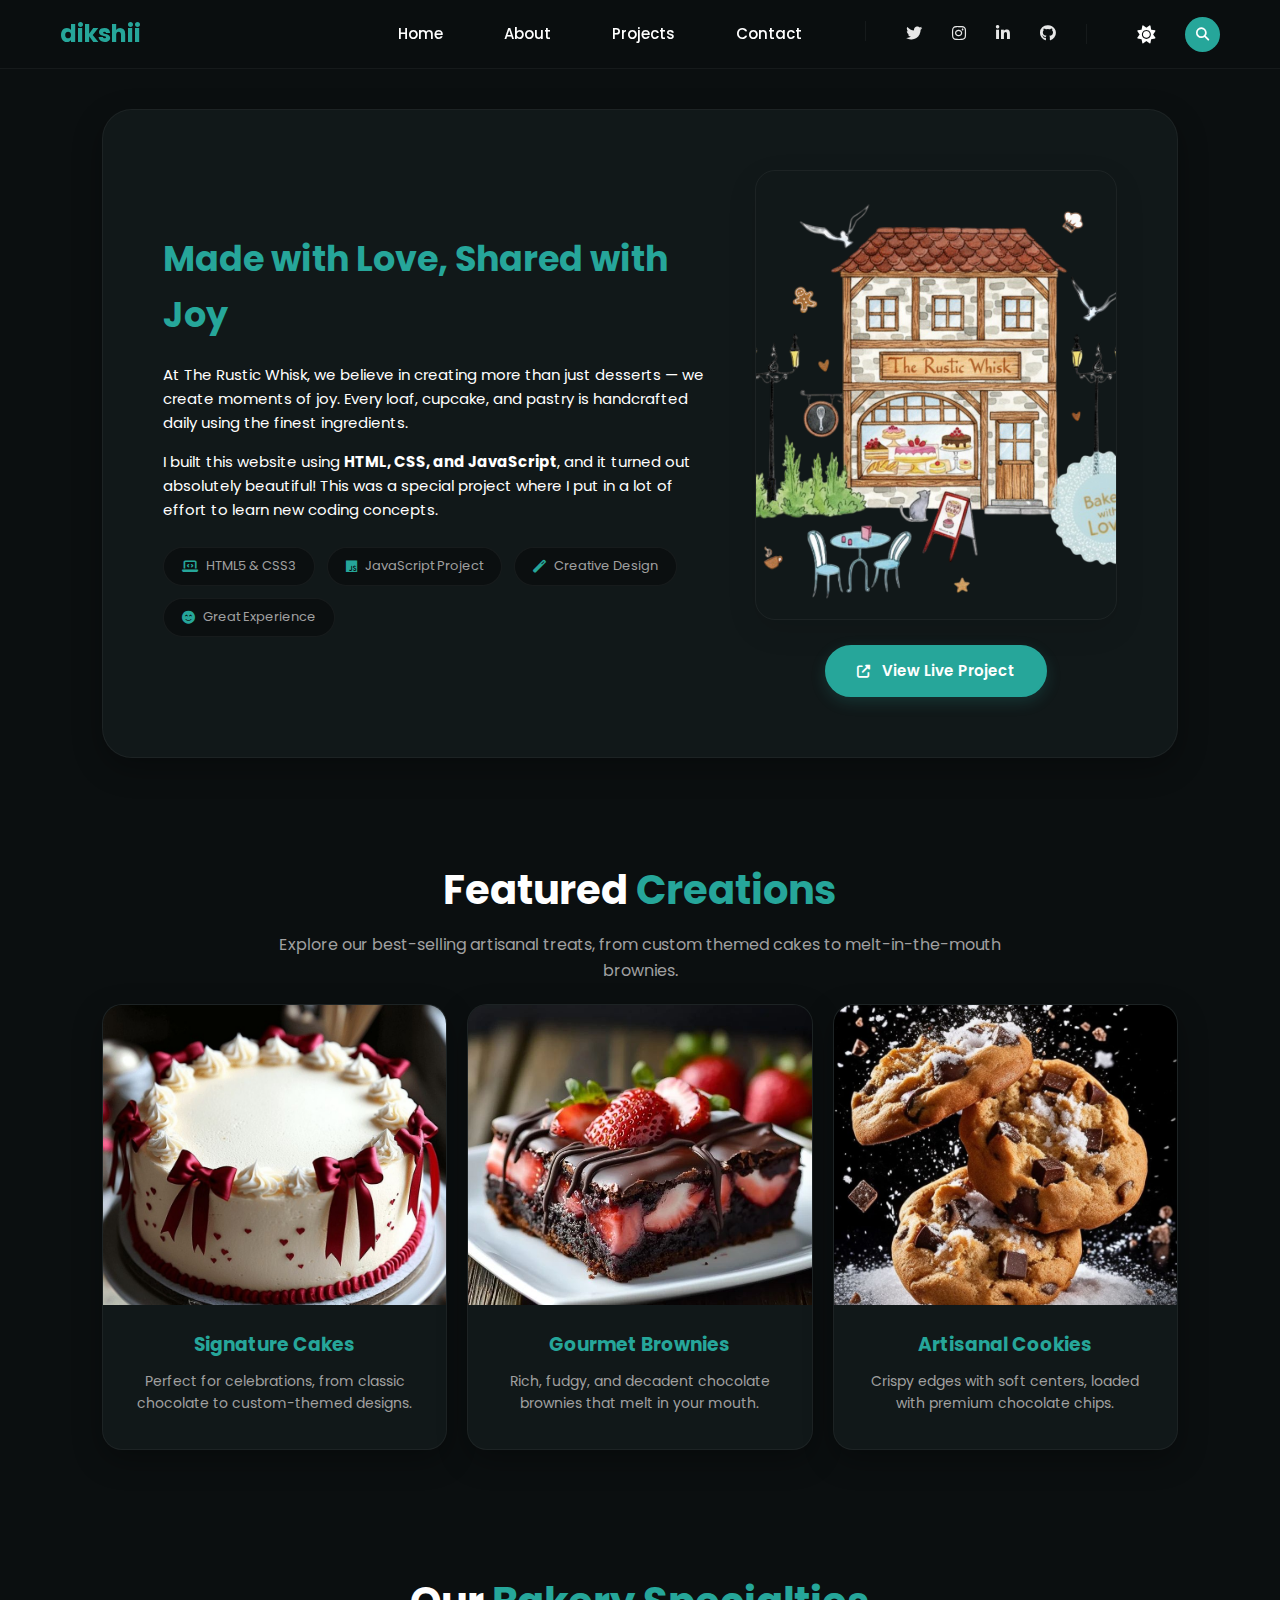
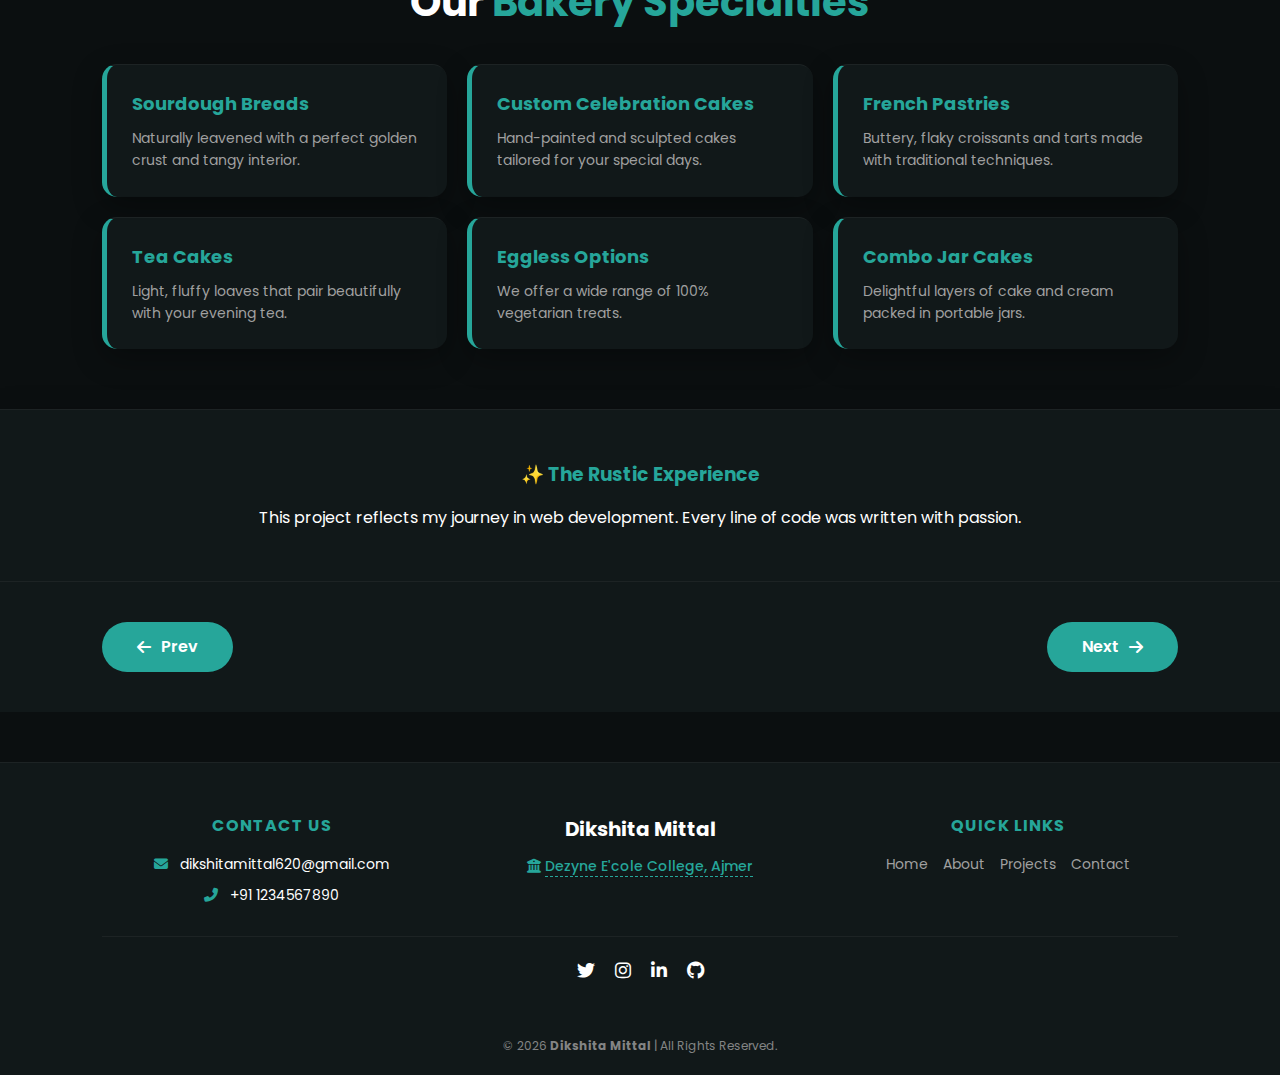
<file: bakery.html>
<!DOCTYPE html>
<html lang="en">
<head>
    <meta charset="UTF-8">
    <meta name="viewport" content="width=device-width, initial-scale=1.0">
    <title>The Rustic Whisk | Artisanal Bakery Project</title>
    
    <link href="https://fonts.googleapis.com/css2?family=Poppins:wght@300;400;600;700&display=swap" rel="stylesheet">
    <link rel="stylesheet" href="https://cdnjs.cloudflare.com/ajax/libs/font-awesome/6.5.0/css/all.min.css">

    <style>
        :root {
            --bg: #0b0f10;
            --text: #ffffff;
            --accent: #26a69a; 
            --nav-bg: rgba(11, 15, 16, 0.95);
            --gray-text: #a0a0a0;
            --nav-border: rgba(255, 255, 255, 0.05);
            --card-bg: #111819;
            --search-bg: #0b0f10;
            --glass: rgba(255, 255, 255, 0.03);
            --card-shadow: 0 10px 30px rgba(0,0,0,0.3);
            --icon-color: #ffffff; 
        }

        .light {
            --bg: #ebedef; 
            --text: #0a0808; 
            --nav-bg: #d1cbcb;
            --gray-text: #383636;
            --nav-border: rgba(0, 0, 0, 0.1);
            --card-bg: #d1cbcb;
            --search-bg: #ffffff;
            --glass: rgba(0, 0, 0, 0.04);
            --card-shadow: 0 4px 20px rgba(0,0,0,0.08);
            --icon-color: #0a0808; 
        }

        * { margin: 0; padding: 0; box-sizing: border-box; font-family: 'Poppins', sans-serif; }
        body { background-color: var(--bg); color: var(--text); transition: all 0.4s ease; overflow-x: hidden; line-height: 1.6; }

        /* --- NAVBAR --- */
        .navbar { 
            display: flex; align-items: center; padding: 15px 60px; 
            background: var(--nav-bg); backdrop-filter: blur(15px); 
            position: sticky; top: 0; z-index: 1000; border-bottom: 1px solid var(--nav-border); 
        }
        .logo-section { font-size: 24px; font-weight: 700; color: var(--accent); text-decoration: none; display: flex; align-items: center; gap: 10px; margin-right: auto; }
        .nav-links { display: flex; list-style: none; gap: 25px; }
        .nav-links a { color: var(--text); text-decoration: none; font-size: 15px; font-weight: 500; padding: 8px 18px; border-radius: 30px; transition: 0.3s; }
        .nav-links a:hover { background: var(--accent); color: white !important; }
        
        .nav-right { display: flex; align-items: center; gap: 10px; margin-left: 20px;}
        .social-icons { display: flex; gap: 30px; }
        .social-icons i { cursor: pointer; color: var(--icon-color); opacity: 0.9; font-size: 16px; transition: 0.3s; }
        .social-icons i:hover { color: var(--accent); opacity: 1; transform: translateY(-3px); }
        
        .theme-toggle { background: none; border: none; color: var(--icon-color); font-size: 18px; cursor: pointer; margin: 0 20px;}

        /* --- MOBILE MENU TOGGLE --- */
        .menu-toggle { display: none; font-size: 24px; color: var(--text); cursor: pointer; order: -1; margin-right: 15px; }
        .mobile-socials { display: none; }

        /* --- SEARCH BAR --- */
        .search-top-bar { position: fixed; top: -80px; left: 0; width: 100%; height: 70px; background: var(--search-bg); display: flex; align-items: center; padding: 0 8%; z-index: 2000; transition: 0.4s; border-bottom: 1px solid var(--nav-border); }
        .search-top-bar.active { transform: translateY(80px); }
        .search-btn { background: var(--accent); color: white; width: 35px; height: 35px; border-radius: 50%; border: none; cursor: pointer; display: flex; align-items: center; justify-content: center; }

        .nav-divider { width: 1px; height: 20px; background: var(--nav-border); margin: 0 20px; }

        /* --- ABOUT BOX --- */
        .about-box { 
            background: var(--card-bg); 
            border: 1px solid var(--nav-border); 
            padding: 60px; 
            border-radius: 30px; 
            margin: 40px 8%; 
            display: flex; 
            align-items: center; 
            gap: 50px;
            box-shadow: var(--card-shadow);
            animation: fadeIn 1s ease;
        }

        .about-text { flex: 1.2; }
        .about-text h2 { font-size: 35px; margin-bottom: 20px; color: var(--accent); }
        .about-text p { margin-bottom: 15px; color: var(--text); font-size: 15px; }

        .about-badges { display: flex; gap: 12px; margin-top: 25px; flex-wrap: wrap; }
        .badge-item {
            background: var(--bg);
            border: 1px solid var(--nav-border);
            padding: 8px 18px;
            border-radius: 50px;
            font-size: 13px;
            display: flex;
            align-items: center;
            gap: 8px;
            color: var(--gray-text);
        }
        .badge-item i { color: var(--accent); }

        .about-image-container { flex: 0.8; text-align: center; }
        .about-image { 
            width: 100%; height: 450px; border-radius: 20px; 
            overflow: hidden; border: 1px solid var(--nav-border);
            box-shadow: 0 10px 30px rgba(0,0,0,0.1);
        }
        .about-image img { width: 100%; height: 100%; object-fit: cover; transition: 0.5s; }
        .about-image:hover img { transform: scale(1.05); }

        .vercel-link {
            display: inline-block;
            margin-top: 25px;
            padding: 12px 30px;
            color: white !important; 
            text-decoration: none;
            font-size: 15px;
            font-weight: 600;
            border: 2px solid var(--accent);
            border-radius: 50px;
            transition: all 0.4s ease;
            background: var(--accent); 
            box-shadow: 0 5px 15px rgba(38, 166, 154, 0.2);
            text-align: center;
        }

        .vercel-link:hover {
            background: transparent; 
            color: var(--accent) !important; 
            transform: translateY(-3px);
            box-shadow: 0 8px 20px rgba(38, 166, 154, 0.3);
        }

        .vercel-link i { margin-right: 8px; font-size: 13px; }

        /* --- SECTION HEADER --- */
        .section-header { padding: 60px 8% 20px; text-align: center; }
        .section-header h1 { font-size: 40px; margin-bottom: 10px; }
        .section-header span { color: var(--accent); }
        
        /* --- MENU GRID --- */
        .grid-container { 
            margin: 0 8% 60px; 
            display: grid; 
            grid-template-columns: repeat(3, 1fr); 
            gap: 20px; 
        }
        .bakery-card { 
            background: var(--card-bg); border-radius: 20px; overflow: hidden;
            border: 1px solid var(--nav-border); transition: 0.4s; box-shadow: var(--card-shadow);
        }
        .bakery-card:hover { transform: translateY(-10px); }
        .card-img { width: 100%; height: 300px; overflow: hidden; }
        .card-img img { width: 100%; height: 100%; object-fit: cover; transition: 0.5s; }
        .card-content { padding: 25px; text-align: center; }
        .card-content h3 { color: var(--accent); margin-bottom: 10px; }
        .card-content p { font-size: 14px; color: var(--gray-text); margin-bottom: 10px; }

        /* --- SPECIALTIES GRID --- */
        .types-container { 
            margin: 0 8% 60px; 
            display: grid; 
            grid-template-columns: repeat(3, 1fr); 
            gap: 20px; 
        }
        .type-item { 
            background: var(--card-bg); padding: 25px; border-radius: 15px; 
            border-left: 5px solid var(--accent); transition: 0.3s;
            border-top: 1px solid var(--nav-border); box-shadow: var(--card-shadow);
        }
        .type-item:hover { transform: translateY(-5px); background: var(--bg); border-color: #80cbc4; }
        .type-item h4 { color: var(--accent); margin-bottom: 8px; font-size: 18px; }
        .type-item p { font-size: 14px; color: var(--gray-text); }

        .conclusion { text-align: center; padding: 50px 8%; background: var(--card-bg); margin-top: 40px; border-top: 1px solid var(--nav-border); box-shadow: var(--card-shadow); }
        .conclusion h3 { color: var(--accent); margin-bottom: 15px; }

        footer { text-align: center; padding: 40px; border-top: 1px solid var(--nav-border); color: var(--gray-text); font-size: 14px; }

        @keyframes fadeIn { from { opacity: 0; transform: translateY(20px); } to { opacity: 1; transform: translateY(0); } }

        /* --- RESPONSIVE FIXES --- */
        @media (max-width: 1100px) {
            .navbar { padding: 15px 30px; justify-content: space-between; }
            .menu-toggle { display: block; }
            .logo-section { margin-left: 0; font-size: 22px; }

            .nav-links {
                display: none; position: fixed; top: 70px; left: 0; width: 100%;
                background: var(--nav-bg); flex-direction: column; padding: 40px 20px;
                border-bottom: 1px solid var(--nav-border); gap: 15px; text-align: center;
                animation: slideDown 0.3s ease-out forwards;
            }
            .nav-links.active { display: flex; }

            .social-icons, .nav-divider { display: none; }
            
            /* Mobile Specific Socials inside Menu */
            .mobile-socials {
                display: flex; justify-content: center; gap: 5px; 
                margin-top: 20px; padding-top: 20px; border-top: 1px solid var(--nav-border);
            }
            .mobile-socials a { color: var(--text); font-size: 20px; transition: 0.3s; }
            .mobile-socials a:hover { color: var(--accent); }

            .about-box { flex-direction: column; padding: 40px 20px; text-align: center; }
            .about-image { height: 300px; }
            .grid-container, .types-container { grid-template-columns: 1fr; }
        }

        @keyframes slideDown {
            from { opacity: 0; transform: translateY(-10px); }
            to { opacity: 1; transform: translateY(0); }
        }

    </style>
</head>
<body> 

    <div class="search-top-bar" id="searchBar">
        <div style="width:100%; display:flex; justify-content:space-between; align-items:center;">
            <input type="text" placeholder="Search for cakes, breads..." style="width: 90%; background: none; border: none; color: var(--text); outline: none; font-size: 18px;">
            <i class="fas fa-times" style="cursor:pointer; color: var(--text);" onclick="toggleSearch()"></i>
        </div>
    </div>

    <header class="navbar">
        <div class="menu-toggle" onclick="toggleMenu()">
            <i class="fas fa-bars" id="menuBtn"></i>
        </div>

        <a href="index.html" class="logo-section">dikshii</a>
        
        <ul class="nav-links" id="navLinks">
            <li><a href="index.html">Home</a></li>
            <li><a href="about.html">About</a></li>
            <li><a href="projects.html">Projects</a></li>
            <li><a href="contact.html">Contact</a></li>
             <div class="nav-divider"></div>

            <div class="mobile-socials">
                <a href="https://twitter.com/@dikshita_m2408" target="_blank"><i class="fab fa-twitter"></i></a>
                <a href="https://instagram.com/dikshitaaaa_08" target="_blank"><i class="fab fa-instagram"></i></a>
                <a href="https://www.linkedin.com/in/dikshita-mittal-a14922379" target="_blank"><i class="fab fa-linkedin-in"></i></a>
                <a href="https://github.com/Dikshita1824" target="_blank"><i class="fab fa-github"></i></a>
            </div>
        </ul>

        <div class="nav-right">
            <div class="social-icons">
                <a href="https://twitter.com/@dikshita_m2408" target="_blank"><i class="fab fa-twitter"></i></a>
                <a href="https://instagram.com/dikshitaaaa_08" target="_blank"><i class="fab fa-instagram"></i></a>
                <a href="https://www.linkedin.com/in/dikshita-mittal-a14922379" target="_blank"><i class="fab fa-linkedin-in"></i></a>
                <a href="https://github.com/Dikshita1824" target="_blank"><i class="fab fa-github"></i></a>
            </div>
            
            <div class="nav-divider"></div>
            <button class="theme-toggle" onclick="toggleTheme()"><i class="fas fa-sun"></i></button>
            <button class="search-btn" onclick="toggleSearch()"><i class="fas fa-search"></i></button>
        </div>
    </header>

    <section class="about-box" id="about">
        <div class="about-text">
            <h2>Made with Love, Shared with Joy</h2>
            <p>At The Rustic Whisk, we believe in creating more than just desserts — we create moments of joy. Every loaf, cupcake, and pastry is handcrafted daily using the finest ingredients.</p>
            <p>I built this website using <b>HTML, CSS, and JavaScript</b>, and it turned out absolutely beautiful! This was a special project where I put in a lot of effort to learn new coding concepts.</p>

            <div class="about-badges">
                <div class="badge-item"><i class="fas fa-laptop-code"></i> HTML5 & CSS3</div>
                <div class="badge-item"><i class="fab fa-js"></i> JavaScript Project</div>
                <div class="badge-item"><i class="fas fa-magic"></i> Creative Design</div>
                <div class="badge-item"><i class="fas fa-smile-beam"></i> Great Experience</div>
            </div>
        </div>

        <div class="about-image-container">
            <div class="about-image">
                <img src="rustichome.png" alt="Project Preview">
            </div>
            <a href="https://therusticwhisk-bakeryy.vercel.app" target="_blank" class="vercel-link">
                <i class="fas fa-external-link-alt"></i> View Live Project
            </a>
        </div>
    </section>

    <section class="section-header" id="menu">
        <h1>Featured <span>Creations</span></h1>
        <p style="max-width: 800px; margin: 0 auto; color: var(--gray-text);">Explore our best-selling artisanal treats, from custom themed cakes to melt-in-the-mouth brownies.</p>
    </section>

    <div class="grid-container">
        <div class="bakery-card">
            <div class="card-img"><img src="92.jpg" alt="Cake"></div>
            <div class="card-content">
                <h3>Signature Cakes</h3>
                <p>Perfect for celebrations, from classic chocolate to custom-themed designs.</p>
            </div>
        </div>
        <div class="bakery-card">
            <div class="card-img"><img src="174.jpg" alt="Brownie"></div>
            <div class="card-content">
                <h3>Gourmet Brownies</h3>
                <p>Rich, fudgy, and decadent chocolate brownies that melt in your mouth.</p>
            </div>
        </div>
        <div class="bakery-card">
            <div class="card-img"><img src="103.jpg" alt="Cookie"></div>
            <div class="card-content">
                <h3>Artisanal Cookies</h3>
                <p>Crispy edges with soft centers, loaded with premium chocolate chips.</p>
            </div>
        </div>
    </div>

    <section class="section-header">
        <h1>Our <span>Bakery Specialties</span></h1>
    </section>

    <div class="types-container">
        <div class="type-item">
            <h4>Sourdough Breads</h4>
            <p>Naturally leavened with a perfect golden crust and tangy interior.</p>
        </div>
        <div class="type-item">
            <h4>Custom Celebration Cakes</h4>
            <p>Hand-painted and sculpted cakes tailored for your special days.</p>
        </div>
        <div class="type-item">
            <h4>French Pastries</h4>
            <p>Buttery, flaky croissants and tarts made with traditional techniques.</p>
        </div>
        <div class="type-item">
            <h4>Tea Cakes</h4>
            <p>Light, fluffy loaves that pair beautifully with your evening tea.</p>
        </div>
        <div class="type-item">
            <h4>Eggless Options</h4>
            <p>We offer a wide range of 100% vegetarian treats.</p>
        </div>
        <div class="type-item">
            <h4>Combo Jar Cakes</h4>
            <p>Delightful layers of cake and cream packed in portable jars.</p>
        </div>
    </div>

    <section class="conclusion">
        <h3>✨ The Rustic Experience</h3>
        <p>This project reflects my journey in web development. Every line of code was written with passion.</p>
    </section>

    <div style="display: flex; justify-content: space-between; padding: 40px 8%; background: var(--card-bg); border-top: 1px solid var(--nav-border);">
        <a href="projects.html" style="text-decoration: none; background: var(--accent); color: white; padding: 12px 35px; border-radius: 50px; font-weight: 600; transition: 0.3s; display: flex; align-items: center; gap: 10px;">
            <i class="fas fa-arrow-left"></i> Prev
        </a>
        <a href="sareee.html" style="text-decoration: none; background: var(--accent); color: white; padding: 12px 35px; border-radius: 50px; font-weight: 600; transition: 0.3s; display: flex; align-items: center; gap: 10px;">
            Next <i class="fas fa-arrow-right"></i>
        </a>
    </div>

     <footer style="background: var(--card-bg); border-top: 1px solid var(--nav-border); padding: 50px 8% 20px; margin-top: 50px; color: var(--text);">
        <div style="display: grid; grid-template-columns: repeat(auto-fit, minmax(200px, 1fr)); gap: 30px; text-align: center; align-items: start;">
            
            <div>
                <h4 style="color: var(--accent); margin-bottom: 15px; font-size: 16px; text-transform: uppercase; letter-spacing: 1px;">Contact Us</h4>
                <p style="font-size: 14px; margin-bottom: 8px;"><i class="fas fa-envelope" style="color: var(--accent); margin-right: 8px;"></i> dikshitamittal620@gmail.com</p>
                <p style="font-size: 14px;"><i class="fas fa-phone-alt" style="color: var(--accent); margin-right: 8px;"></i> +91 1234567890</p>
            </div>

            <div>
                <h3 style="color: var(--text); margin-bottom: 10px; font-size: 20px;">Dikshita Mittal</h3>
                  <p style="color: var(--accent); font-weight: 500; font-size: 14px;">
                    <i class="fas fa-university"></i> 
                    <a href="https://www.dezyneecole.com/" target="_blank" style="color: inherit; text-decoration: none; border-bottom: 1px dashed var(--accent);">
                        Dezyne E'cole College, Ajmer
                    </a>
                </p>
            </div>

            <div>
                <h4 style="color: var(--accent); margin-bottom: 15px; font-size: 16px; text-transform: uppercase; letter-spacing: 1px;">Quick Links</h4>
                <div style="display: flex; justify-content: center; gap: 15px; font-size: 14px; flex-wrap: wrap;">
                    <style>
                        .footer-link {
                            position: relative;
                            color: var(--gray-text);
                            text-decoration: none;
                            transition: 0.3s;
                            padding-bottom: 2px;
                        }
                        .footer-link::after {
                            content: '';
                            position: absolute;
                            width: 0;
                            height: 2px;
                            bottom: 0;
                            left: 0;
                            background-color: var(--accent);
                            transition: width 0.3s ease;
                        }
                        .footer-link:hover { color: var(--accent); }
                        .footer-link:hover::after { width: 100%; }
                    </style>
                    <a href="index.html" class="footer-link">Home</a>
                    <a href="about.html" class="footer-link">About</a>
                    <a href="projects.html" class="footer-link">Projects</a>
                    <a href="contact.html" class="footer-link">Contact</a>
                </div>
            </div>
        </div>

        <div style="display: flex; justify-content: center; gap: 20px; margin: 30px 0; padding: 20px 0; border-top: 1px solid var(--nav-border);">
            <a href="https://twitter.com/@dikshita_m2408" target="_blank" style="color: var(--text); font-size: 18px; transition: 0.3s;" onmouseover="this.style.color='var(--accent)'" onmouseout="this.style.color='var(--text)'"><i class="fab fa-twitter"></i></a>
            <a href="https://instagram.com/dikshitaaaa_08" target="_blank" style="color: var(--text); font-size: 18px; transition: 0.3s;" onmouseover="this.style.color='var(--accent)'" onmouseout="this.style.color='var(--text)'"><i class="fab fa-instagram"></i></a>
            <a href="https://www.linkedin.com/in/dikshita-mittal-a14922379" target="_blank" style="color: var(--text); font-size: 18px; transition: 0.3s;" onmouseover="this.style.color='var(--accent)'" onmouseout="this.style.color='var(--text)'"><i class="fab fa-linkedin-in"></i></a>
            <a href="https://github.com/Dikshita1824" target="_blank" style="color: var(--text); font-size: 18px; transition: 0.3s;" onmouseover="this.style.color='var(--accent)'" onmouseout="this.style.color='var(--text)'"><i class="fab fa-github"></i></a>
            
        </div>

        <div style="text-align: center; color: var(--gray-text); font-size: 12px; opacity: 0.8;">
            <p>&copy; 2026 <b>Dikshita Mittal</b> | All Rights Reserved.</p>
        </div>
    </footer>


    <script>
        function toggleTheme() {
            document.body.classList.toggle("light");
            const icon = document.querySelector(".theme-toggle i");
            icon.className = document.body.classList.contains("light") ? "fas fa-moon" : "fas fa-sun";
        }

        function toggleSearch() {
            document.getElementById("searchBar").classList.toggle("active");
        }

        function toggleMenu() {
            const nav = document.getElementById("navLinks");
            const btn = document.getElementById("menuBtn");
            nav.classList.toggle("active");
            
            // Icon change from bars to X
            if (nav.classList.contains("active")) {
                btn.className = "fas fa-times";
            } else {
                btn.className = "fas fa-bars";
            }
        }
    </script>
</body>
</html>
</file>
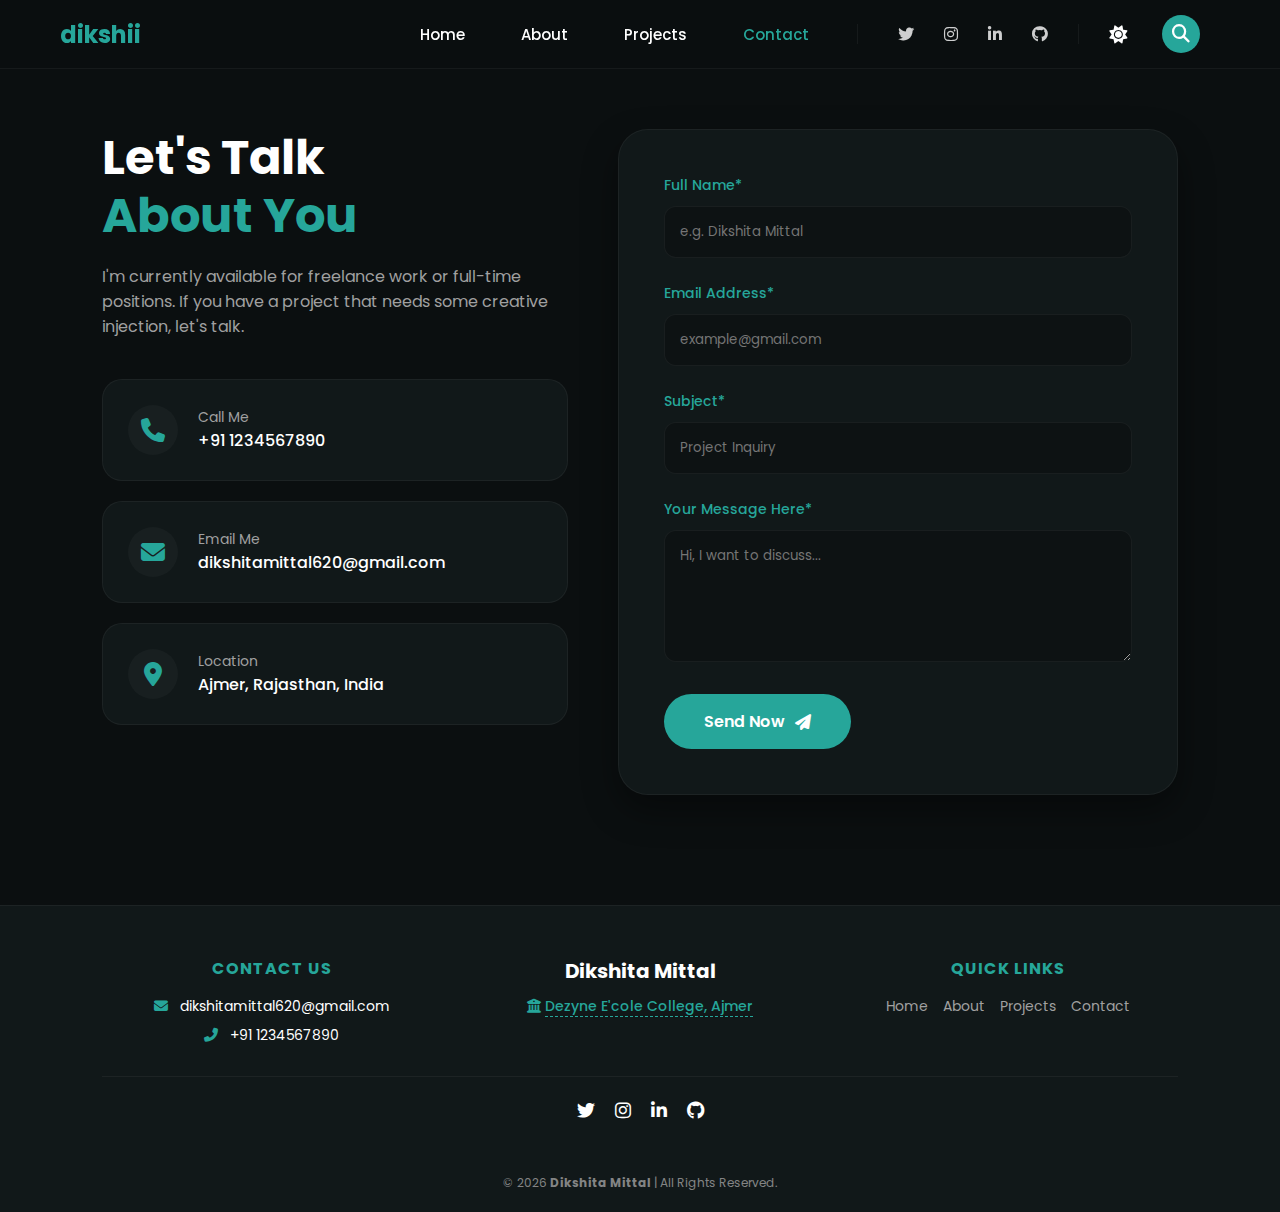
<file: contact.html>
<!DOCTYPE html>
<html lang="en">
<head>
    <meta charset="UTF-8">
    <meta name="viewport" content="width=device-width, initial-scale=1.0">
    <title>Contact | Dikshita Mittal</title>
    
    <link href="https://fonts.googleapis.com/css2?family=Poppins:wght@300;400;500;600;700&display=swap" rel="stylesheet">
    <link rel="stylesheet" href="https://cdnjs.cloudflare.com/ajax/libs/font-awesome/6.5.0/css/all.min.css">

    <style>
        :root {
            --bg: #0b0f10;
            --text: #ffffff;
            --accent: #26a69a;
            --nav-bg: rgba(11, 15, 16, 0.95);
            --gray-text: #a0a0a0;
            --nav-border: rgba(255, 255, 255, 0.05);
            --card-bg: #111819;
            --search-bg: #0b0f10;
            --glass: rgba(255, 255, 255, 0.03);
            --card-shadow: 0 15px 35px rgba(0,0,0,0.4);
            --input-bg: #0d1213;
        }

        .light {
            --bg: #ebedef; 
            --text: #0a0808; 
            --nav-bg: #d1cbcb;
            --gray-text: #383636;
            --nav-border: rgba(0, 0, 0, 0.1);
            --card-bg: #d1cbcb;
            --search-bg: #ffffff;
            --input-bg: #f8f9fa;
        }

        * { margin: 0; padding: 0; box-sizing: border-box; font-family: 'Poppins', sans-serif; }
        body { background-color: var(--bg); color: var(--text); transition: all 0.4s ease; overflow-x: hidden; }

        /* --- NAVBAR --- */
        .navbar {
            display: flex; align-items: center; padding: 15px 60px;
            background: var(--nav-bg); backdrop-filter: blur(15px);
            position: sticky; top: 0; z-index: 1000; border-bottom: 1px solid var(--nav-border);
            justify-content: space-between;
        }
        .logo-section { font-size: 24px; font-weight: 700; color: var(--accent); display: flex; align-items: center; gap: 10px; }
        .nav-links { display: flex; list-style: none; gap: 20px; margin-left: auto; margin-right: 30px; align-items: center; }
        .nav-links a { color: var(--text); text-decoration: none; font-size: 15px; font-weight: 500; padding: 8px 18px; border-radius: 30px; transition: 0.3s; }
        .nav-links a:hover { background: var(--accent); color: white !important; }
        .nav-links a.active { color: var(--accent); }
        .separator { width: 1px; height: 20px; background: var(--nav-border); margin: 0 10px; }
        
        .nav-right { display: flex; align-items: center; gap: 20px; }
        .social-icons { display: flex; gap: 30px; }
        .social-icons a { color: var(--text); opacity: 0.8; font-size: 16px; transition: 0.3s; }
        .social-icons a:hover { color: var(--accent); transform: translateY(-2px); }
        .btn-group { display: flex; align-items: center; gap: 15px; }
        .theme-toggle, .search-btn { background: none; border: none; color: var(--text); font-size: 18px; cursor: pointer;margin-right: 20px; }
        .search-btn { background: var(--accent); color: white; width: 38px; height: 38px; border-radius: 50%; display: flex; align-items: center; justify-content: center; }
        .hamburger { display: none; font-size: 22px; cursor: pointer; color: var(--text); z-index: 1100; }

        /* Mobile specific social icons inside menu */
        .mobile-socials { display: none; gap: 20px; margin-top: 20px; padding-top: 20px; border-top: 1px solid var(--nav-border); }
        .mobile-socials a { color: var(--text); font-size: 20px; }

        /* --- SEARCH TOP BAR --- */
        .search-top-bar {
            position: fixed; top: -80px; left: 0; width: 100%; height: 70px;
            background: var(--search-bg); display: flex; align-items: center;
            padding: 0 8%; z-index: 2000; transition: transform 0.4s cubic-bezier(0.4, 0, 0.2, 1);
            border-bottom: 1px solid var(--nav-border);
        }
        .search-top-bar.active { transform: translateY(80px); }
        .search-inner { width: 100%; display: flex; align-items: center; justify-content: space-between; }
        .search-top-bar input { width: 90%; background: transparent; border: none; color: var(--text); font-size: 16px; outline: none; }
        .search-overlay { position: fixed; top: 0; left: 0; width: 100%; height: 100%; background: rgba(0,0,0,0.5); z-index: 1500; opacity: 0; visibility: hidden; transition: 0.3s; }
        .search-overlay.active { opacity: 1; visibility: visible; }

        /* --- CONTACT CONTENT --- */
        .contact-container { padding: 60px 8%; display: grid; grid-template-columns: 1fr 1.2fr; gap: 50px; align-items: start; }
        
        .contact-info h1 { font-size: 48px; margin-bottom: 20px; line-height: 1.2; }
        .contact-info h1 span { color: var(--accent); }
        .contact-info p { color: var(--gray-text); margin-bottom: 40px; font-size: 16px; }

        .info-cards { display: grid; gap: 20px; }
        .info-card { 
            background: var(--card-bg); padding: 25px; border-radius: 20px; 
            border: 1px solid var(--nav-border); display: flex; align-items: center; gap: 20px;
            transition: 0.3s;
        }
        .info-card:hover { border-color: var(--accent); transform: translateY(-5px); }
        .info-card i { font-size: 24px; color: var(--accent); width: 50px; height: 50px; 
                      background: var(--glass); display: flex; align-items: center; justify-content: center; border-radius: 50%; flex-shrink: 0; }
        .info-card div h4 { font-size: 14px; color: var(--gray-text); font-weight: 400; }
        .info-card div p { font-size: 16px; font-weight: 500; color: var(--text); margin: 0; word-break: break-all; }

        /* --- FORM SECTION --- */
        .contact-form-card { 
            background: var(--card-bg); padding: 45px; border-radius: 30px; 
            border: 1px solid var(--nav-border); box-shadow: var(--card-shadow);
        }
        .form-group { margin-bottom: 25px; }
        .form-group label { display: block; margin-bottom: 10px; font-size: 14px; font-weight: 500; color: var(--accent); }
        .form-group input, .form-group textarea {
            width: 100%; padding: 15px; border-radius: 12px; border: 1px solid var(--nav-border);
            background: var(--input-bg); color: var(--text); outline: none; transition: 0.3s;
        }
        .form-group input:focus, .form-group textarea:focus { border-color: var(--accent); }
        
        .send-btn {
            background: var(--accent); color: white; border: none; padding: 15px 40px;
            border-radius: 30px; font-size: 16px; font-weight: 600; cursor: pointer;
            display: flex; align-items: center; gap: 10px; transition: 0.3s; width: fit-content;
        }
        .send-btn:hover { transform: scale(1.05); box-shadow: 0 10px 20px rgba(38, 166, 154, 0.3); }

        /* --- RESPONSIVE MEDIA QUERIES --- */
        @media (max-width: 1024px) {
            .navbar { padding: 15px 30px; }
            .contact-container { gap: 30px; }
            .contact-info h1 { font-size: 38px; }
        }

        @media (max-width: 992px) {
            .nav-links {
                position: fixed; top: 0; right: -100%; width: 280px; height: 100vh;
                background: var(--nav-bg); flex-direction: column; justify-content: flex-start;
                padding: 100px 30px; transition: 0.5s ease; backdrop-filter: blur(20px); 
                z-index: 1000; border-left: 1px solid var(--nav-border);
            }
            .nav-links.mobile-active { right: 0; }
            .nav-links a { width: 100%; text-align: left; padding: 12px 20px; }
            
            .hamburger { display: block; }
            .nav-right { gap: 15px; }
            .social-icons, .navbar .separator { display: none; }
            .mobile-socials { display: flex; }
            
            .contact-container { grid-template-columns: 1fr; padding: 40px 5%; }
            .contact-info { text-align: center; margin-bottom: 20px; }
            .info-cards { max-width: 500px; margin: 0 auto; }
            .info-card { text-align: left; }
        }

        @media (max-width: 480px) {
            .navbar { padding: 10px 20px; }
            .logo-section { font-size: 20px; }
            .contact-info h1 { font-size: 32px; }
            .contact-form-card { padding: 30px 20px; }
            .send-btn { width: 100%; justify-content: center; }
        }
    </style>
</head>
<body>

    <div class="search-overlay" id="overlay" onclick="toggleSearch()"></div>

    <div class="search-top-bar" id="searchBar">
        <div class="search-inner">
            <input type="text" placeholder="Search projects, skills..." id="searchInput">
            <div style="cursor:pointer" onclick="toggleSearch()"><i class="fas fa-times"></i></div>
        </div>
    </div>

    <header class="navbar">
        <div class="logo-section"> dikshii</div>
        
        <ul class="nav-links" id="navLinks">
            <li><a href="index.html">Home</a></li>
            <li><a href="about.html">About</a></li>
            <li><a href="projects.html">Projects</a></li>
            <li><a href="contact.html" class="active">Contact</a></li>
            <div class="separator"></div>
            <div class="mobile-socials">
                 <a href="https://twitter.com/@dikshita_m2408" target="_blank"><i class="fab fa-twitter"></i></a>
                <a href="https://instagram.com/dikshitaaaa_08" target="_blank"><i class="fab fa-instagram"></i></a>
                <a href="https://www.linkedin.com/in/dikshita-mittal-a14922379" target="_blank"><i class="fab fa-linkedin-in"></i></a>
                <a href="https://github.com/Dikshita1824" target="_blank"><i class="fab fa-github"></i></a>
            </div>
        </ul>

        <div class="nav-right">
            <div class="social-icons">
                <a href="https://twitter.com/@dikshita_m2408" target="_blank"><i class="fab fa-twitter"></i></a>
                <a href="https://instagram.com/dikshitaaaa_08" target="_blank"><i class="fab fa-instagram"></i></a>
                <a href="https://www.linkedin.com/in/dikshita-mittal-a14922379" target="_blank"><i class="fab fa-linkedin-in"></i></a>
                <a href="https://github.com/Dikshita1824" target="_blank"><i class="fab fa-github"></i></a>
            </div>
            <div class="separator"></div>
            <div class="btn-group">
                <button class="theme-toggle" onclick="toggleTheme()"><i class="fas fa-sun"></i></button>
                <button class="search-btn" onclick="toggleSearch()"><i class="fas fa-search"></i></button>
                <i class="fas fa-bars hamburger" onclick="toggleMobileMenu()"></i>
            </div>
        </div>
    </header>

    <main class="contact-container">
        <div class="contact-info">
            <h1>Let's Talk <br><span>About You</span></h1>
            <p>I'm currently available for freelance work or full-time positions. If you have a project that needs some creative injection, let's talk.</p>
            
            <div class="info-cards">
                <div class="info-card">
                    <i class="fas fa-phone"></i>
                    <div>
                        <h4>Call Me</h4>
                        <p>+91 1234567890</p>
                    </div>
                </div>
                <div class="info-card">
                    <i class="fas fa-envelope"></i>
                    <div>
                        <h4>Email Me</h4>
                        <p>dikshitamittal620@gmail.com</p>
                    </div>
                </div>
                <div class="info-card">
                    <i class="fas fa-location-dot"></i>
                    <div>
                        <h4>Location</h4>
                        <p>Ajmer, Rajasthan, India</p>
                    </div>
                </div>
            </div>
        </div>

        <div class="contact-form-card">
            <form id="contactForm" onsubmit="handleForm(event)">
                <div class="form-group">
                    <label>Full Name*</label>
                    <input type="text" placeholder="e.g. Dikshita Mittal" required>
                </div>
                <div class="form-group">
                    <label>Email Address*</label>
                    <input type="email" placeholder="example@gmail.com" required>
                </div>
                <div class="form-group">
                    <label>Subject*</label>
                    <input type="text" placeholder="Project Inquiry" required>
                </div>
                <div class="form-group">
                    <label>Your Message Here*</label>
                    <textarea rows="5" placeholder="Hi, I want to discuss..." required></textarea>
                </div>
                <button type="submit" class="send-btn">
                    Send Now <i class="fas fa-paper-plane"></i>
                </button>
            </form>
        </div>
    </main>

     <footer style="background: var(--card-bg); border-top: 1px solid var(--nav-border); padding: 50px 8% 20px; margin-top: 50px; color: var(--text);">
        <div style="display: grid; grid-template-columns: repeat(auto-fit, minmax(200px, 1fr)); gap: 30px; text-align: center; align-items: start;">
            
            <div>
                <h4 style="color: var(--accent); margin-bottom: 15px; font-size: 16px; text-transform: uppercase; letter-spacing: 1px;">Contact Us</h4>
                <p style="font-size: 14px; margin-bottom: 8px;"><i class="fas fa-envelope" style="color: var(--accent); margin-right: 8px;"></i> dikshitamittal620@gmail.com</p>
                <p style="font-size: 14px;"><i class="fas fa-phone-alt" style="color: var(--accent); margin-right: 8px;"></i> +91 1234567890</p>
            </div>

            <div>
                <h3 style="color: var(--text); margin-bottom: 10px; font-size: 20px;">Dikshita Mittal</h3>
                <p style="color: var(--accent); font-weight: 500; font-size: 14px;">
                <i class="fas fa-university"></i> 
                <a href="https://www.dezyneecole.com/" target="_blank" style="color: inherit; text-decoration: none; border-bottom: 1px dashed var(--accent);">
                    Dezyne E'cole College, Ajmer
                </a>
            </p>
            </div>

            <div>
                <h4 style="color: var(--accent); margin-bottom: 15px; font-size: 16px; text-transform: uppercase; letter-spacing: 1px;">Quick Links</h4>
                <div style="display: flex; justify-content: center; gap: 15px; font-size: 14px; flex-wrap: wrap;">
                    <style>
                        .footer-link {
                            position: relative;
                            color: var(--gray-text);
                            text-decoration: none;
                            transition: 0.3s;
                            padding-bottom: 2px;
                        }
                        .footer-link::after {
                            content: '';
                            position: absolute;
                            width: 0;
                            height: 2px;
                            bottom: 0;
                            left: 0;
                            background-color: var(--accent);
                            transition: width 0.3s ease;
                        }
                        .footer-link:hover { color: var(--accent); }
                        .footer-link:hover::after { width: 100%; }
                    </style>
                    <a href="index.html" class="footer-link">Home</a>
                    <a href="about.html" class="footer-link">About</a>
                    <a href="projects.html" class="footer-link">Projects</a>
                    <a href="contact.html" class="footer-link">Contact</a>
                </div>
            </div>
        </div>

        <div style="display: flex; justify-content: center; gap: 20px; margin: 30px 0; padding: 20px 0; border-top: 1px solid var(--nav-border);">
            <a href="https://twitter.com/@dikshita_m2408" target="_blank" style="color: var(--text); font-size: 18px; transition: 0.3s;" onmouseover="this.style.color='var(--accent)'" onmouseout="this.style.color='var(--text)'"><i class="fab fa-twitter"></i></a>
            <a href="https://instagram.com/dikshitaaaa_08" target="_blank" style="color: var(--text); font-size: 18px; transition: 0.3s;" onmouseover="this.style.color='var(--accent)'" onmouseout="this.style.color='var(--text)'"><i class="fab fa-instagram"></i></a>
            <a href="https://www.linkedin.com/in/dikshita-mittal-a14922379" target="_blank" style="color: var(--text); font-size: 18px; transition: 0.3s;" onmouseover="this.style.color='var(--accent)'" onmouseout="this.style.color='var(--text)'"><i class="fab fa-linkedin-in"></i></a>
            <a href="https://github.com/Dikshita1824" target="_blank" style="color: var(--text); font-size: 18px; transition: 0.3s;" onmouseover="this.style.color='var(--accent)'" onmouseout="this.style.color='var(--text)'"><i class="fab fa-github"></i></a>
            
        </div>

        <div style="text-align: center; color: var(--gray-text); font-size: 12px; opacity: 0.8;">
            <p>&copy; 2026 <b>Dikshita Mittal</b> | All Rights Reserved.</p>
        </div>
    </footer>


    <script>
        function handleForm(event) {
            event.preventDefault();
            alert("🚀 Thank you! Your message has been sent successfully. I will get back to you soon!");
            event.target.reset();
        }

        function toggleTheme() {
            document.body.classList.toggle("light");
            const icon = document.querySelector(".theme-toggle i");
            icon.className = document.body.classList.contains("light") ? "fas fa-moon" : "fas fa-sun";
        }

        function toggleSearch() {
            const bar = document.getElementById("searchBar");
            const overlay = document.getElementById("overlay");
            bar.classList.toggle("active");
            overlay.classList.toggle("active");
            if (bar.classList.contains("active")) {
                setTimeout(() => document.getElementById("searchInput").focus(), 400);
            }
        }

        function toggleMobileMenu() {
            const nav = document.getElementById("navLinks");
            nav.classList.toggle("mobile-active");
            const icon = document.querySelector(".hamburger");
            icon.classList.toggle("fa-bars");
            icon.classList.toggle("fa-times");
        }

        // Close mobile menu when clicking a link
        document.querySelectorAll('.nav-links a').forEach(link => {
            link.addEventListener('click', () => {
                document.getElementById("navLinks").classList.remove("mobile-active");
                const icon = document.querySelector(".hamburger");
                icon.classList.add("fa-bars");
                icon.classList.remove("fa-times");
            });
        });
    </script>
</body>
</html>
</file>
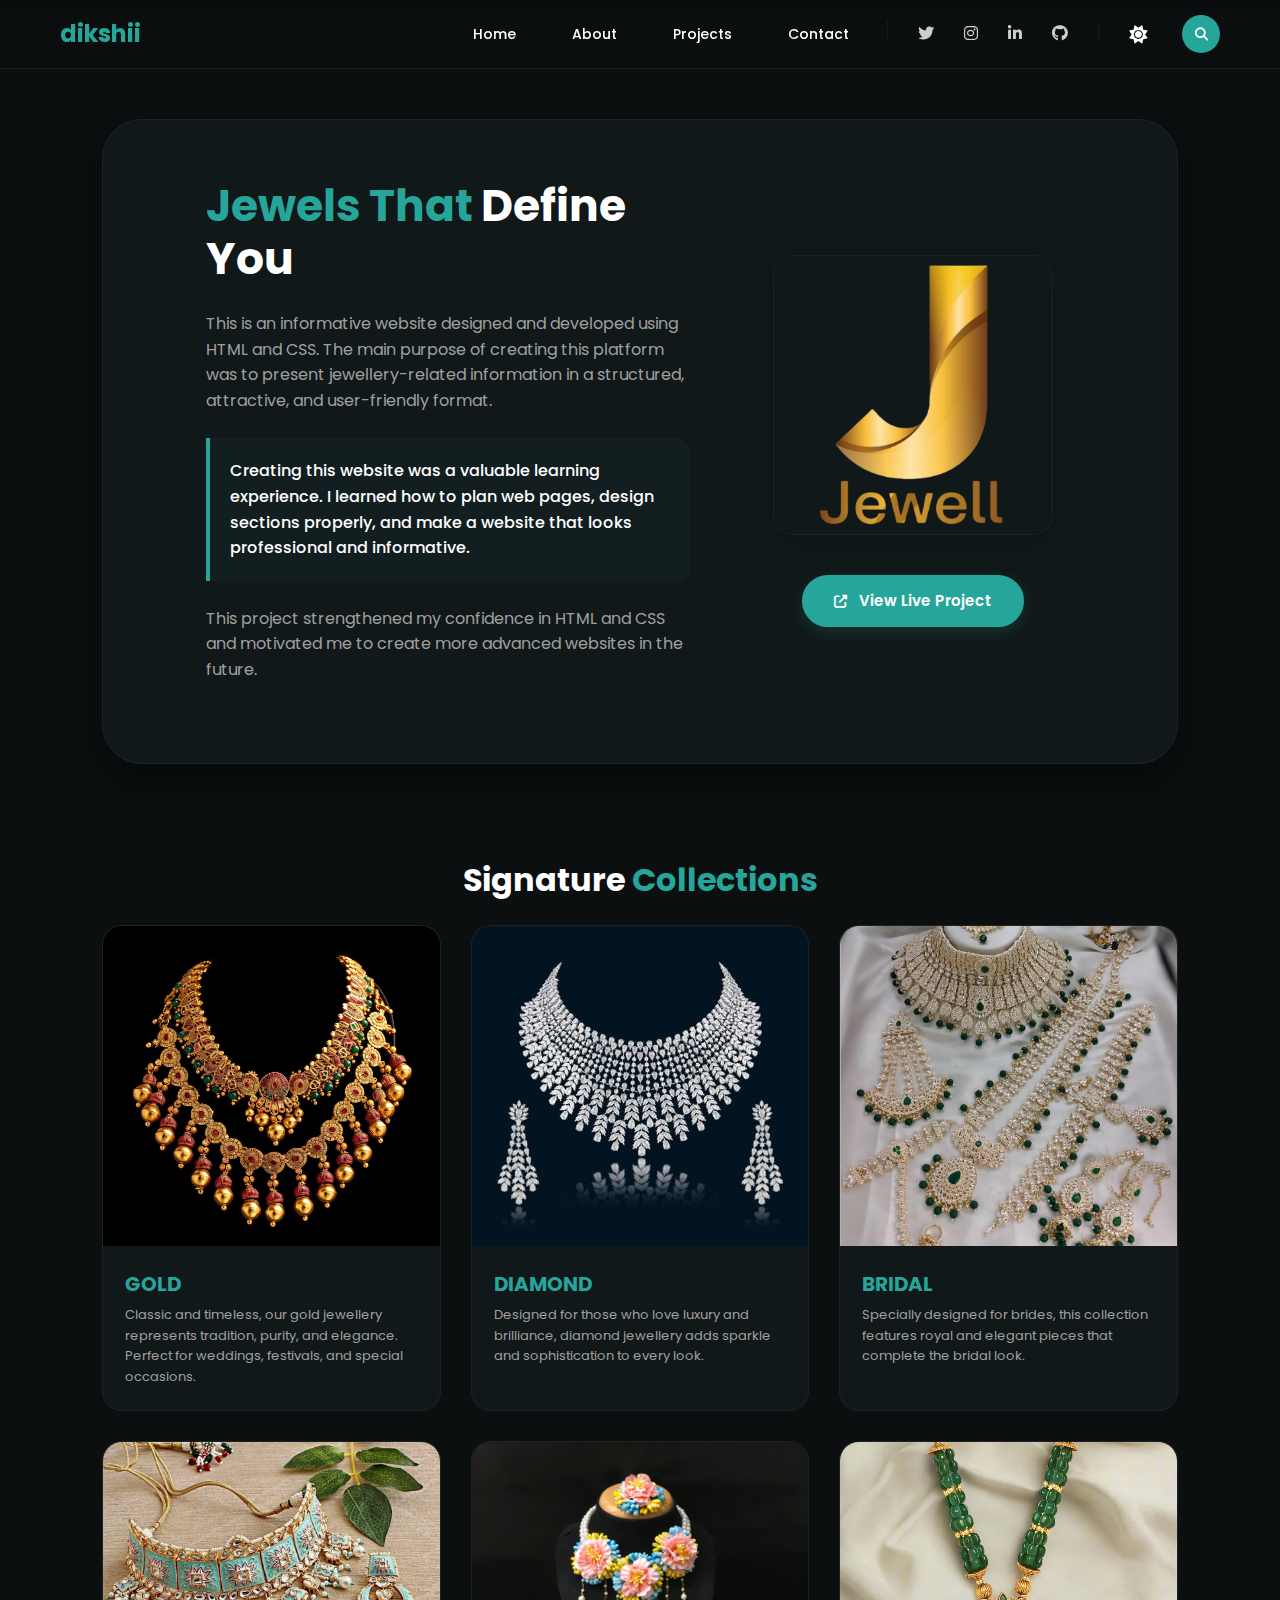
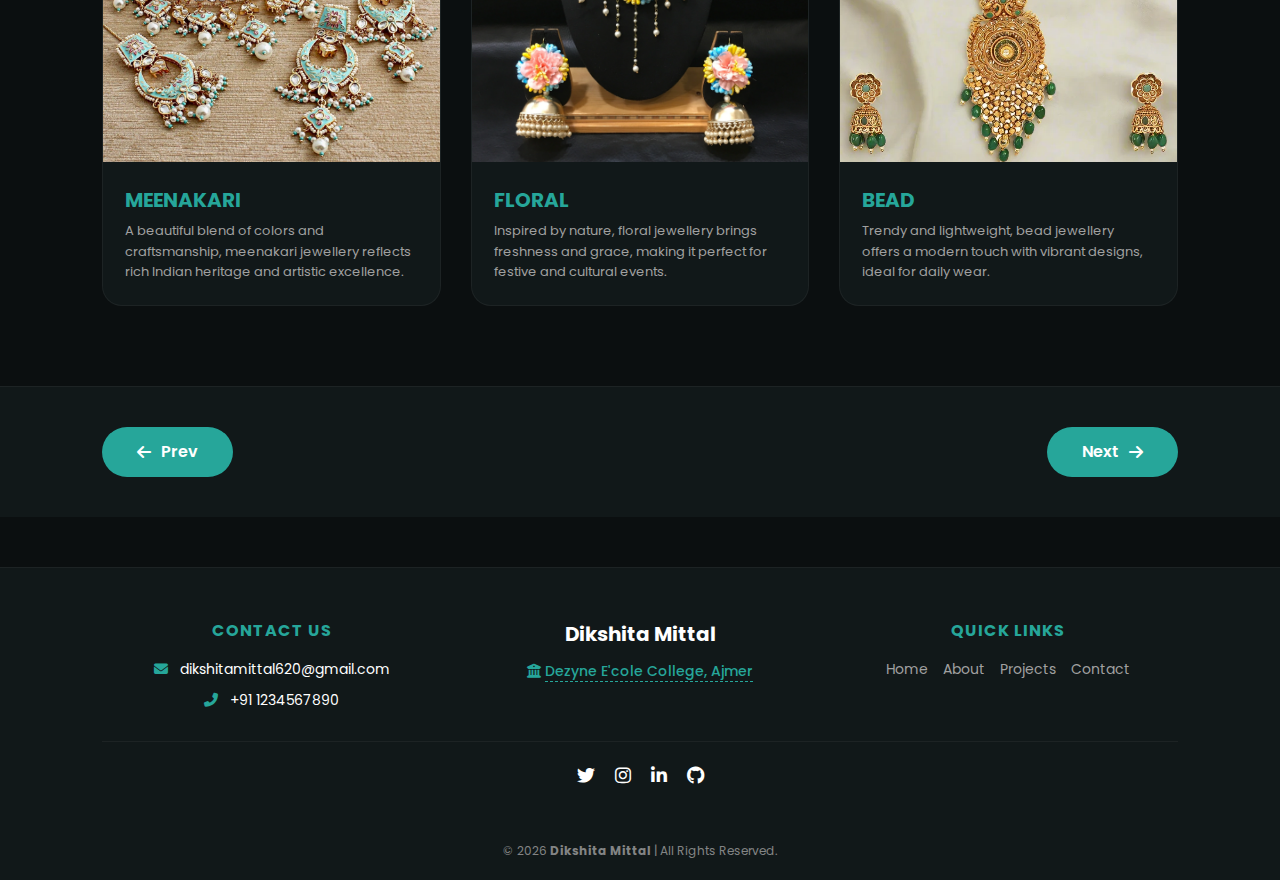
<file: jewellery.html>
<!DOCTYPE html>
<html lang="en">
<head>
    <meta charset="UTF-8">
    <meta name="viewport" content="width=device-width, initial-scale=1.0">
    <title>Jewell Collection | Dikshita Mittal</title>
    
    <link href="https://fonts.googleapis.com/css2?family=Poppins:wght@300;400;600;700&display=swap" rel="stylesheet">
    <link rel="stylesheet" href="https://cdnjs.cloudflare.com/ajax/libs/font-awesome/6.5.0/css/all.min.css">

    <style>
        :root {
            --bg: #0b0f10;
            --text: #ffffff;
            --accent: #26a69a; 
            --nav-bg: rgba(11, 15, 16, 0.95);
            --gray-text: #a0a0a0;
            --nav-border: rgba(255, 255, 255, 0.05);
            --card-bg: #111819;
            --search-bg: #0b0f10;
            --tag-bg: rgba(38, 166, 154, 0.15); 
            --card-shadow: 0 15px 40px rgba(0,0,0,0.4);
            --overlay-bg: rgba(46, 44, 44, 0.245); 
        }

        .light {
            --bg: #f4f7f6; 
            --text: #0a0808; 
            --nav-bg: #d1cbcb;
            --gray-text: #383636;
            --nav-border: rgba(0, 0, 0, 0.1);
            --card-bg: #d1cbcb;
            --search-bg: #ffffff;
            --tag-bg: rgba(38, 166, 154, 0.1);
            --overlay-bg: rgba(103, 85, 85, 0.297);
            --icon-color: #0a0808;  
        }

        * { margin: 0; padding: 0; box-sizing: border-box; font-family: 'Poppins', sans-serif; }
        body { background-color: var(--bg); color: var(--text); transition: 0.4s; overflow-x: hidden; line-height: 1.6; }

        /* --- SEARCH BAR --- */
        .search-top-bar {
            position: fixed; top: -80px; left: 0; width: 100%; height: 70px;
            background: var(--search-bg); display: flex; align-items: center;
            padding: 0 8%; z-index: 2000; transition: transform 0.4s cubic-bezier(0.4, 0, 0.2, 1);
            border-bottom: 1px solid var(--nav-border); box-shadow: 0 5px 15px rgba(0,0,0,0.2);
        }
        .search-top-bar.active { transform: translateY(80px); }
        .search-inner { width: 100%; display: flex; align-items: center; justify-content: space-between; }
        .search-top-bar input { width: 90%; background: transparent; border: none; color: var(--text); font-size: 16px; outline: none; }
        .close-search { color: var(--text); font-size: 16px; cursor: pointer; opacity: 0.7; }
        .search-overlay { position: fixed; top: 0; left: 0; width: 100%; height: 100%; background: rgba(0,0,0,0.5); z-index: 1500; opacity: 0; visibility: hidden; transition: 0.3s; }
        .search-overlay.active { opacity: 1; visibility: visible; }

        /* --- NAVBAR --- */
        .navbar {
            display: flex; align-items: center; padding: 15px 60px;
            background: var(--nav-bg); backdrop-filter: blur(15px);
            position: sticky; top: 0; z-index: 1000; border-bottom: 1px solid var(--nav-border);
        }
        .logo-section { font-size: 24px; font-weight: 700; color: var(--accent); display: flex; align-items: center; gap: 10px; text-decoration: none; }
        
        /* Nav Links Containers */
        .nav-links { display: flex; list-style: none; gap: 20px; margin-left: auto; margin-right: 30px; }
        .nav-links a { color: var(--text); text-decoration: none; font-size: 14px; font-weight: 500; padding: 8px 18px; border-radius: 30px; transition: 0.3s; }
        .nav-links a:hover { background: var(--accent); color: white !important; }
        
        .nav-right { display: flex; align-items: center; gap: 30px; }
        .social-icons { display: flex; gap: 30px; }
        .social-icons i { cursor: pointer; transition: 0.3s; color: var(--text); opacity: 0.8; font-size: 16px; }
        .social-icons i:hover { color: var(--accent); transform: translateY(-2px); opacity: 1; }
        .separator { width: 1px; height: 20px; background: var(--nav-border); }
        
        .btn-group { display: flex; align-items: center; gap: 15px; }
        .theme-toggle { background: none; border: none; color: var(--text); font-size: 18px; cursor: pointer; margin-right: 20px; }
        .search-btn { background: var(--accent); color: white; width: 38px; height: 38px; border-radius: 50%; display: flex; align-items: center; justify-content: center; border: none; cursor: pointer; transition: 0.3s; }

        /* --- HAMBURGER MENU --- */
        .hamburger { display: none; cursor: pointer; font-size: 24px; color: var(--text); margin-right: 20px; }

        /* --- ABOUT BOX --- */
        .about-box { 
            background: var(--card-bg); border: 1px solid var(--nav-border); padding: 60px 8%; margin: 50px 8%; 
            border-radius: 40px; display: flex; align-items: center; gap: 60px; box-shadow: var(--card-shadow);
        }
        .about-text { flex: 1.2; }
        .about-text h2 { font-size: 44px; line-height: 1.2; margin-bottom: 25px; color: var(--accent); font-weight: 700; }
        .about-text h2 span { color: var(--text); }
        .about-text p { font-size: 16px; margin-bottom: 20px; color: var(--gray-text); }
        .highlight-box { background: rgba(38, 166, 154, 0.05); border-left: 4px solid var(--accent); padding: 20px; margin: 25px 0; border-radius: 0 15px 15px 0; }
        .highlight-box p { color: var(--text); margin-bottom: 0; font-weight: 500; }

        .about-image { 
            width: 280px; height: 280px; border-radius: 20px; overflow: hidden; 
            border: 1px solid var(--nav-border); box-shadow: 0 10px 30px rgba(0,0,0,0.1); margin-bottom: 15px;
        }

        .about-image-container { flex: 0.8; display: flex; flex-direction: column; align-items: center; justify-content: center; }
        .about-image img { width: 100%; height: 100%; object-fit: contain; transition: 0.5s; background-color: var(--card-bg); }
        .about-image:hover img { transform: scale(1.05); }

        /* --- GRID --- */
        .section-header { padding: 40px 8% 20px; text-align: center; }
        .section-header h1 span { color: var(--accent); }
        .grid-container { margin: 0 8% 80px; display: grid; grid-template-columns: repeat(auto-fit, minmax(320px, 1fr)); gap: 30px; }
        .jewel-card { background: var(--card-bg); border-radius: 20px; overflow: hidden; border: 1px solid var(--nav-border); transition: 0.4s ease; position: relative; }
        .card-img-wrapper { position: relative; width: 100%; height: 320px; overflow: hidden; }
        .card-img-wrapper img { width: 100%; height: 100%; object-fit: cover; transition: 0.7s; }
        
        .vercel-link {
            display: inline-block; margin-top: 25px; padding: 12px 30px; color: white !important; 
            text-decoration: none; font-size: 15px; font-weight: 600; border: 2px solid var(--accent);
            border-radius: 50px; transition: all 0.4s ease; background: var(--accent); 
            box-shadow: 0 5px 15px rgba(38, 166, 154, 0.2); text-align: center;
        }

        .vercel-link:hover { background: transparent; color: var(--accent) !important; transform: translateY(-3px); box-shadow: 0 8px 20px rgba(38, 166, 154, 0.3); }
        .vercel-link i { margin-right: 8px; font-size: 13px; }
        
        .hover-overlay { 
            position: absolute; top: 0; left: 0; width: 100%; height: 100%; 
            background: var(--overlay-bg); backdrop-filter: blur(12px); 
            display: flex; flex-direction: column; justify-content: center; align-items: center; 
            opacity: 0; transition: 0.5s ease; padding: 20px; text-align: center; 
        }
        .jewel-card:hover .hover-overlay { opacity: 1; }
        .jewel-card:hover .card-img-wrapper img { transform: scale(1.05); }
        
        .hover-overlay h3 { font-size: 24px; color: #ffffff; margin-bottom: 12px; }
        .item-tags { display: flex; flex-wrap: wrap; justify-content: center; gap: 8px; list-style: none; }
        .item-tags li { font-size: 13px; color: #ffffff; background: rgba(255, 255, 255, 0.15); padding: 5px 12px; border-radius: 20px; border: 1px solid rgba(255,255,255,0.2); }
        
        .card-info { padding: 22px; }
        .card-info h2 { color: var(--accent); font-size: 20px; margin-bottom: 5px; }
        .card-info p { color: var(--gray-text); font-size: 13px; }

        footer { text-align: center; padding: 40px; border-top: 1px solid var(--nav-border); color: var(--gray-text); font-size: 13px; }

        /* --- RESPONSIVENESS UPDATED --- */
        @media (max-width: 1024px) {
            .navbar { padding: 15px 30px; justify-content: space-between; }
            .hamburger { display: block; z-index: 1001; }
            
            /* Hide the main link containers and re-style for mobile */
            .nav-links {
                display: none; flex-direction: column; position: absolute; top: 100%; left: 0; width: 100%;
                background: var(--nav-bg); padding: 20px; border-bottom: 1px solid var(--nav-border);
                margin: 0; gap: 15px; text-align: center; box-shadow: 0 10px 20px rgba(0,0,0,0.2);
            }
            .nav-links.show { display: flex; }
            .nav-right .social-icons { display: none; } /* Replaced in mobile menu if needed */
            .separator { display: none; }
            
            /* Mobile Social Icons integration */
            .nav-links .mobile-socials { display: flex; justify-content: center; gap: 5px; padding-top: 15px; border-top: 1px solid var(--nav-border); font-size: 20px; }
            
            .about-box { flex-direction: column; text-align: center; gap: 30px; margin: 30px 5%; padding: 40px 5%; }
            .about-text h2 { font-size: 34px; }
            .about-image { width: 220px; height: 220px; }
            .grid-container { margin: 0 5% 50px; grid-template-columns: repeat(auto-fit, minmax(280px, 1fr)); }
        }

        @media (max-width: 768px) {
            .about-text h2 { font-size: 28px; }
            .about-box { border-radius: 25px; }
            .card-img-wrapper { height: 260px; }
            .hover-overlay h3 { font-size: 20px; }
        }

        @media (max-width: 480px) {
            .logo-section { font-size: 20px; }
            .grid-container { grid-template-columns: 1fr; }
            .search-top-bar { padding: 0 5%; }
        }
    </style>
</head>
<body> 

    <div class="search-overlay" id="overlay" onclick="toggleSearch()"></div>

    <div class="search-top-bar" id="searchBar">
        <div class="search-inner">
            <input type="text" placeholder="Search for collections..." id="searchInput">
            <div class="close-search" onclick="toggleSearch()"><i class="fas fa-times"></i></div>
        </div>
    </div>

    <header class="navbar">
        <div class="hamburger" onclick="toggleMenu()">
            <i class="fas fa-bars"></i>
        </div>

        <a href="index.html" class="logo-section">
            dikshii
        </a>
        
        <ul class="nav-links" id="navLinks">
            <li><a href="index.html">Home</a></li>
            <li><a href="about.html">About</a></li>
            <li><a href="projects.html">Projects</a></li>
            <li><a href="contact.html">Contact</a></li>
             <div class="separator"></div>

            <div class="mobile-socials" style="display: none;">
                 <a href="https://twitter.com/@dikshita_m2408" target="_blank"><i class="fab fa-twitter"></i></a>
                <a href="https://instagram.com/dikshitaaaa_08" target="_blank"><i class="fab fa-instagram"></i></a>
                <a href="https://www.linkedin.com/in/dikshita-mittal-a14922379" target="_blank"><i class="fab fa-linkedin-in"></i></a>
                <a href="https://github.com/Dikshita1824" target="_blank"><i class="fab fa-github"></i></a>
            </div>
        </ul>

        <div class="nav-right">
            <div class="social-icons">
                <a href="https://twitter.com/@dikshita_m2408" target="_blank" title="Twitter"><i class="fab fa-twitter"></i></a>
                <a href="https://instagram.com/dikshitaaaa_08" target="_blank" title="Instagram"><i class="fab fa-instagram"></i></a>
                <a href="https://www.linkedin.com/in/dikshita-mittal-a14922379" target="_blank" title="LinkedIn"><i class="fab fa-linkedin-in"></i></a>
                <a href="https://github.com/Dikshita1824" target="_blank" title="GitHub"><i class="fab fa-github"></i></a>
            </div>
            <div class="separator"></div>
            <div class="btn-group">
                <button class="theme-toggle" onclick="toggleTheme()"><i class="fas fa-sun"></i></button>
                <button class="search-btn" onclick="toggleSearch()"><i class="fas fa-search"></i></button>
            </div>
        </div>
    </header>

    <section class="about-box">
        <div class="about-text">
            <h2>Jewels That <span>Define You</span></h2>
            <p>This is an informative website designed and developed using HTML and CSS. The main purpose of creating this platform was to present jewellery-related information in a structured, attractive, and user-friendly format.</p>
            <div class="highlight-box">
                <p>Creating this website was a valuable learning experience. I learned how to plan web pages, design sections properly, and make a website that looks professional and informative.</p>
            </div>
            <p>This project strengthened my confidence in HTML and CSS and motivated me to create more advanced websites in the future.</p>
        </div>
        <div class="about-image-container">
            <div class="about-image">
                <img src="logo1.png" alt="Project Preview">
            </div>
            <a href="https://thejewelvault.vercel.app" target="_blank" class="vercel-link">
                <i class="fas fa-external-link-alt"></i> View Live Project
            </a>
        </div>
    </section>

    <section class="section-header" id="content">
        <h1>Signature <span>Collections</span></h1>
    </section>

    <div class="grid-container">
        <div class="jewel-card">
            <div class="card-img-wrapper">
                <img src="gn1 (1).avif" alt="Gold">
                <div class="hover-overlay">
                    <h3>Gold Items</h3>
                    <ul class="item-tags">
                        <li>Earrings</li><li>Rings</li><li>Bangles</li><li>Bracelets</li><li>Necklace</li><li>Pendant</li><li>Anklet</li>
                    </ul>
                </div>
            </div>
            <div class="card-info"><h2>GOLD</h2><p>Classic and timeless, our gold jewellery represents tradition, purity, and elegance. Perfect for weddings, festivals, and special occasions.</p></div>
        </div>

        <div class="jewel-card">
            <div class="card-img-wrapper">
                <img src="diamondcover.jpg" alt="Diamond">
                <div class="hover-overlay">
                    <h3>Diamond Items</h3>
                    <ul class="item-tags">
                        <li>Earrings</li><li>Rings</li><li>Bangles</li><li>Bracelets</li><li>Necklace</li><li>Pendant</li><li>Anklet</li>
                    </ul>
                </div>
            </div>
            <div class="card-info"><h2>DIAMOND</h2><p>Designed for those who love luxury and brilliance, diamond jewellery adds sparkle and sophistication to every look.</p></div>
        </div>

        <div class="jewel-card">
            <div class="card-img-wrapper">
                <img src="bridalcover.jpg" alt="Bridal">
                <div class="hover-overlay">
                    <h3>Bridal Items</h3>
                    <ul class="item-tags">
                        <li>Earrings</li><li>Rings</li><li>Bangles</li><li>Bajhubandh</li><li>Necklace</li><li>Mangalsutra</li><li>Anklet</li><li>NoseRing</li><li>Mangtika</li><li>Ranihaar</li><li>Kamarbandh</li>
                    </ul>
                </div>
            </div>
            <div class="card-info"><h2>BRIDAL</h2><p>Specially designed for brides, this collection features royal and elegant pieces that complete the bridal look.</p></div>
        </div>

        <div class="jewel-card">
            <div class="card-img-wrapper">
                <img src="meenakaricover.webp" alt="Meenakari">
                <div class="hover-overlay">
                    <h3>Meenakari Items</h3>
                    <ul class="item-tags">
                        <li>Earrings</li><li>Rings</li><li>Bangles</li><li>Bracelets</li><li>Necklace</li><li>Pendant</li><li>Anklet</li>
                    </ul>
                </div>
            </div>
            <div class="card-info"><h2>MEENAKARI</h2><p>A beautiful blend of colors and craftsmanship, meenakari jewellery reflects rich Indian heritage and artistic excellence.</p></div>
        </div>

        <div class="jewel-card">
            <div class="card-img-wrapper">
                <img src="flora cover.webp" alt="Floral">
                <div class="hover-overlay">
                    <h3>Floral Items</h3>
                    <ul class="item-tags">
                        <li>Earrings</li><li>Rings</li><li>Bangles</li><li>Bracelets</li><li>Necklace</li><li>Pendant</li><li>Anklet</li>
                    </ul>
                </div>
            </div>
            <div class="card-info"><h2>FLORAL</h2><p>Inspired by nature, floral jewellery brings freshness and grace, making it perfect for festive and cultural events.</p></div>
        </div>

        <div class="jewel-card">
            <div class="card-img-wrapper">
                <img src="beadcover.webp" alt="Bead">
                <div class="hover-overlay">
                    <h3>Bead Items</h3>
                    <ul class="item-tags">
                        <li>Earrings</li><li>Rings</li><li>Bangles</li><li>Bracelets</li><li>Necklace</li><li>Pendant</li><li>Anklet</li>
                    </ul>
                </div>
            </div>
            <div class="card-info"><h2>BEAD</h2><p>Trendy and lightweight, bead jewellery offers a modern touch with vibrant designs, ideal for daily wear.</p></div>
        </div>
    </div>

    <div style="display: flex; justify-content: space-between; padding: 40px 8%; background: var(--card-bg); border-top: 1px solid var(--nav-border);">
        <a href="sareee.html" style="text-decoration: none; background: var(--accent); color: white; padding: 12px 35px; border-radius: 50px; font-weight: 600; transition: 0.3s; display: flex; align-items: center; gap: 10px;">
            <i class="fas fa-arrow-left"></i> Prev
        </a>
        <a href="voting.html" style="text-decoration: none; background: var(--accent); color: white; padding: 12px 35px; border-radius: 50px; font-weight: 600; transition: 0.3s; display: flex; align-items: center; gap: 10px;">
            Next <i class="fas fa-arrow-right"></i>
        </a>
    </div>

    <footer style="background: var(--card-bg); border-top: 1px solid var(--nav-border); padding: 50px 8% 20px; margin-top: 50px; color: var(--text);">
        <div style="display: grid; grid-template-columns: repeat(auto-fit, minmax(200px, 1fr)); gap: 30px; text-align: center; align-items: start;">
            
            <div>
                <h4 style="color: var(--accent); margin-bottom: 15px; font-size: 16px; text-transform: uppercase; letter-spacing: 1px;">Contact Us</h4>
                <p style="font-size: 14px; margin-bottom: 8px;"><i class="fas fa-envelope" style="color: var(--accent); margin-right: 8px;"></i> dikshitamittal620@gmail.com</p>
                <p style="font-size: 14px;"><i class="fas fa-phone-alt" style="color: var(--accent); margin-right: 8px;"></i> +91 1234567890</p>
            </div>

            <div>
                <h3 style="color: var(--text); margin-bottom: 10px; font-size: 20px;">Dikshita Mittal</h3>
                <p style="color: var(--accent); font-weight: 500; font-size: 14px;">
                <i class="fas fa-university"></i> 
                <a href="https://www.dezyneecole.com/" target="_blank" style="color: inherit; text-decoration: none; border-bottom: 1px dashed var(--accent);">
                    Dezyne E'cole College, Ajmer
                </a>
            </p>
            </div>

            <div>
                <h4 style="color: var(--accent); margin-bottom: 15px; font-size: 16px; text-transform: uppercase; letter-spacing: 1px;">Quick Links</h4>
                <div style="display: flex; justify-content: center; gap: 15px; font-size: 14px; flex-wrap: wrap;">
                    <style>
                        .footer-link {
                            position: relative;
                            color: var(--gray-text);
                            text-decoration: none;
                            transition: 0.3s;
                            padding-bottom: 2px;
                        }
                        .footer-link::after {
                            content: '';
                            position: absolute;
                            width: 0;
                            height: 2px;
                            bottom: 0;
                            left: 0;
                            background-color: var(--accent);
                            transition: width 0.3s ease;
                        }
                        .footer-link:hover { color: var(--accent); }
                        .footer-link:hover::after { width: 100%; }
                    </style>
                    <a href="index.html" class="footer-link">Home</a>
                    <a href="about.html" class="footer-link">About</a>
                    <a href="projects.html" class="footer-link">Projects</a>
                    <a href="contact.html" class="footer-link">Contact</a>
                </div>
            </div>
        </div>

        <div style="display: flex; justify-content: center; gap: 20px; margin: 30px 0; padding: 20px 0; border-top: 1px solid var(--nav-border);">
            <a href="https://twitter.com/@dikshita_m2408" target="_blank" style="color: var(--text); font-size: 18px; transition: 0.3s;" onmouseover="this.style.color='var(--accent)'" onmouseout="this.style.color='var(--text)'"><i class="fab fa-twitter"></i></a>
            <a href="https://instagram.com/dikshitaaaa_08" target="_blank" style="color: var(--text); font-size: 18px; transition: 0.3s;" onmouseover="this.style.color='var(--accent)'" onmouseout="this.style.color='var(--text)'"><i class="fab fa-instagram"></i></a>
            <a href="https://www.linkedin.com/in/dikshita-mittal-a14922379" target="_blank" style="color: var(--text); font-size: 18px; transition: 0.3s;" onmouseover="this.style.color='var(--accent)'" onmouseout="this.style.color='var(--text)'"><i class="fab fa-linkedin-in"></i></a>
            <a href="https://github.com/Dikshita1824" target="_blank" style="color: var(--text); font-size: 18px; transition: 0.3s;" onmouseover="this.style.color='var(--accent)'" onmouseout="this.style.color='var(--text)'"><i class="fab fa-github"></i></a>
           
        </div>

        <div style="text-align: center; color: var(--gray-text); font-size: 12px; opacity: 0.8;">
            <p>&copy; 2026 <b>Dikshita Mittal</b> | All Rights Reserved.</p>
        </div>
    </footer>

    <script>
        function toggleMenu() {
            const nav = document.getElementById("navLinks");
            const socials = document.querySelector(".mobile-socials");
            nav.classList.toggle("show");
            
            // Show socials only when menu is open in mobile
            if(window.innerWidth <= 1024) {
                socials.style.display = nav.classList.contains("show") ? "flex" : "none";
            }
        }

        function toggleTheme() {
            document.body.classList.toggle("light");
            const icon = document.querySelector(".theme-toggle i");
            icon.className = document.body.classList.contains("light") ? "fas fa-moon" : "fas fa-sun";
        }

        function toggleSearch() {
            const bar = document.getElementById("searchBar");
            const overlay = document.getElementById("overlay");
            bar.classList.toggle("active");
            overlay.classList.toggle("active");
            if (bar.classList.contains("active")) {
                setTimeout(() => document.getElementById("searchInput").focus(), 400);
            }
        }
    </script>
</body>
</html>
</file>
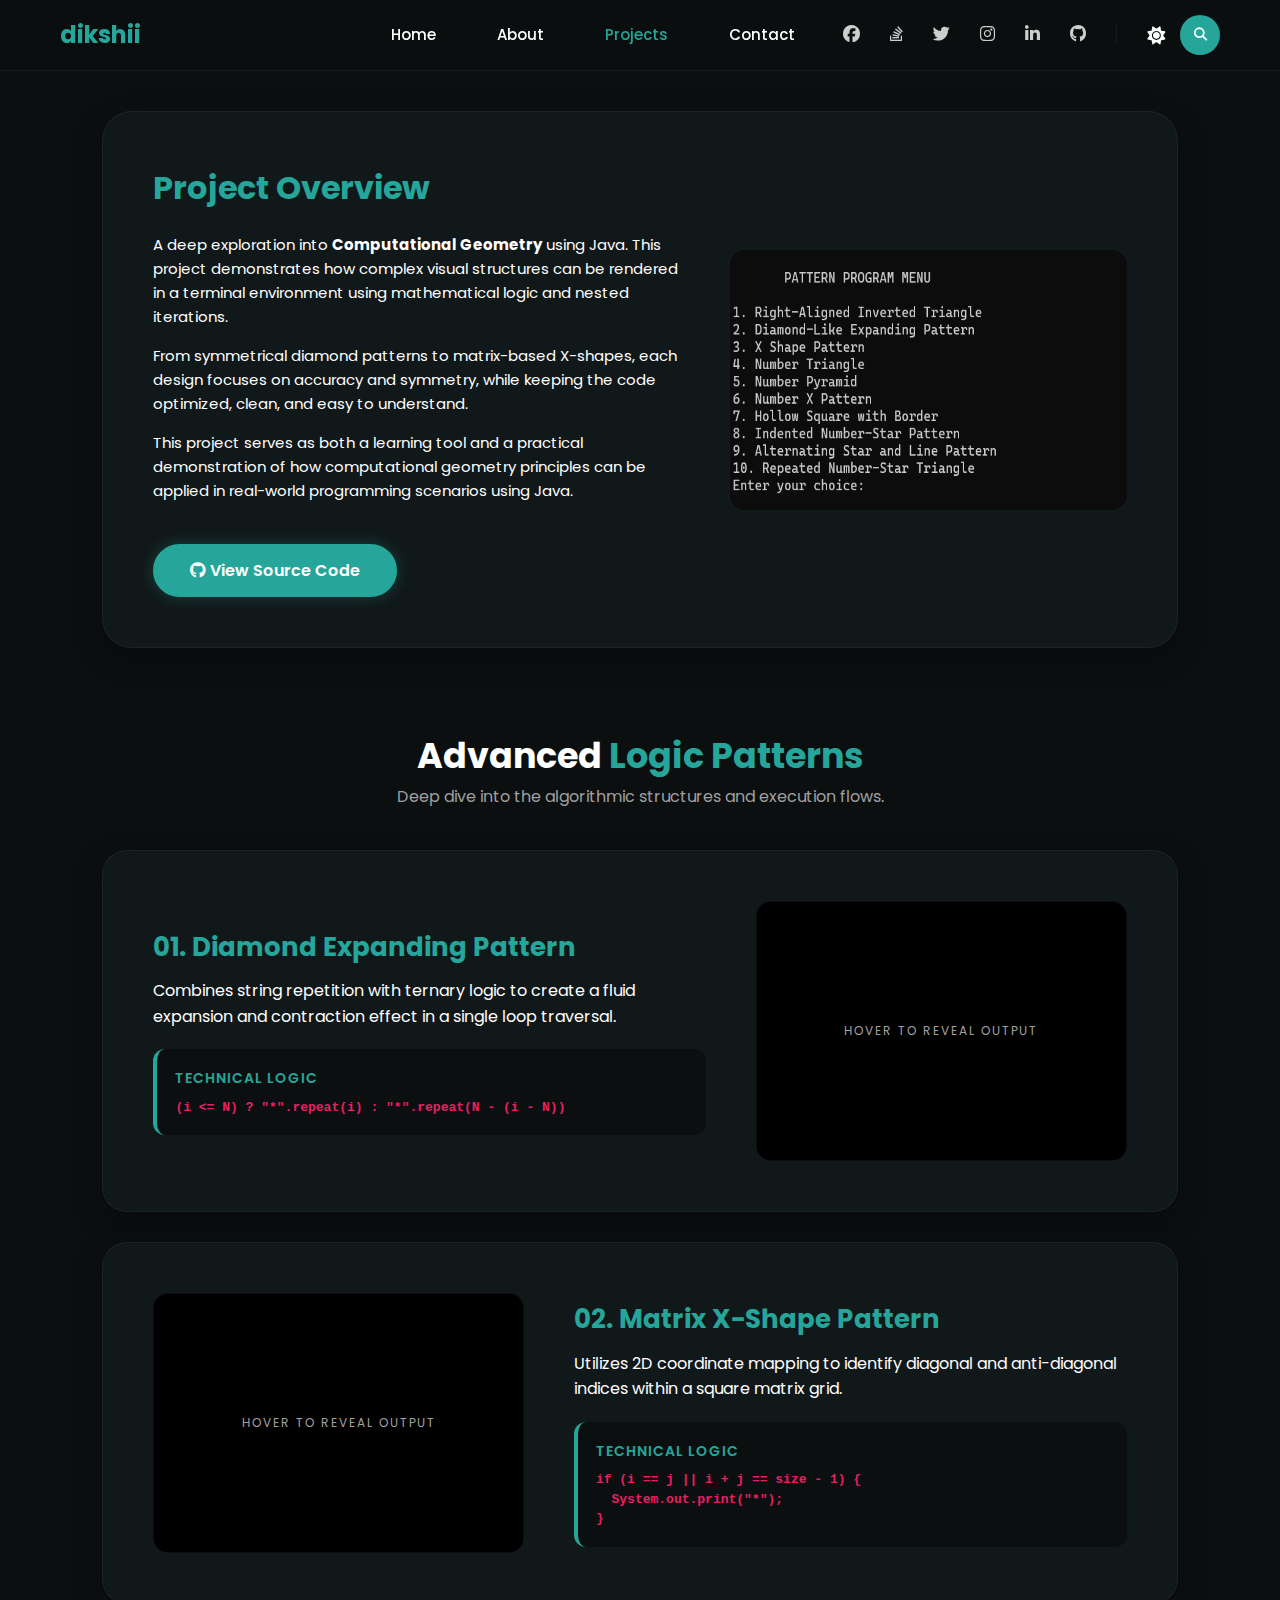
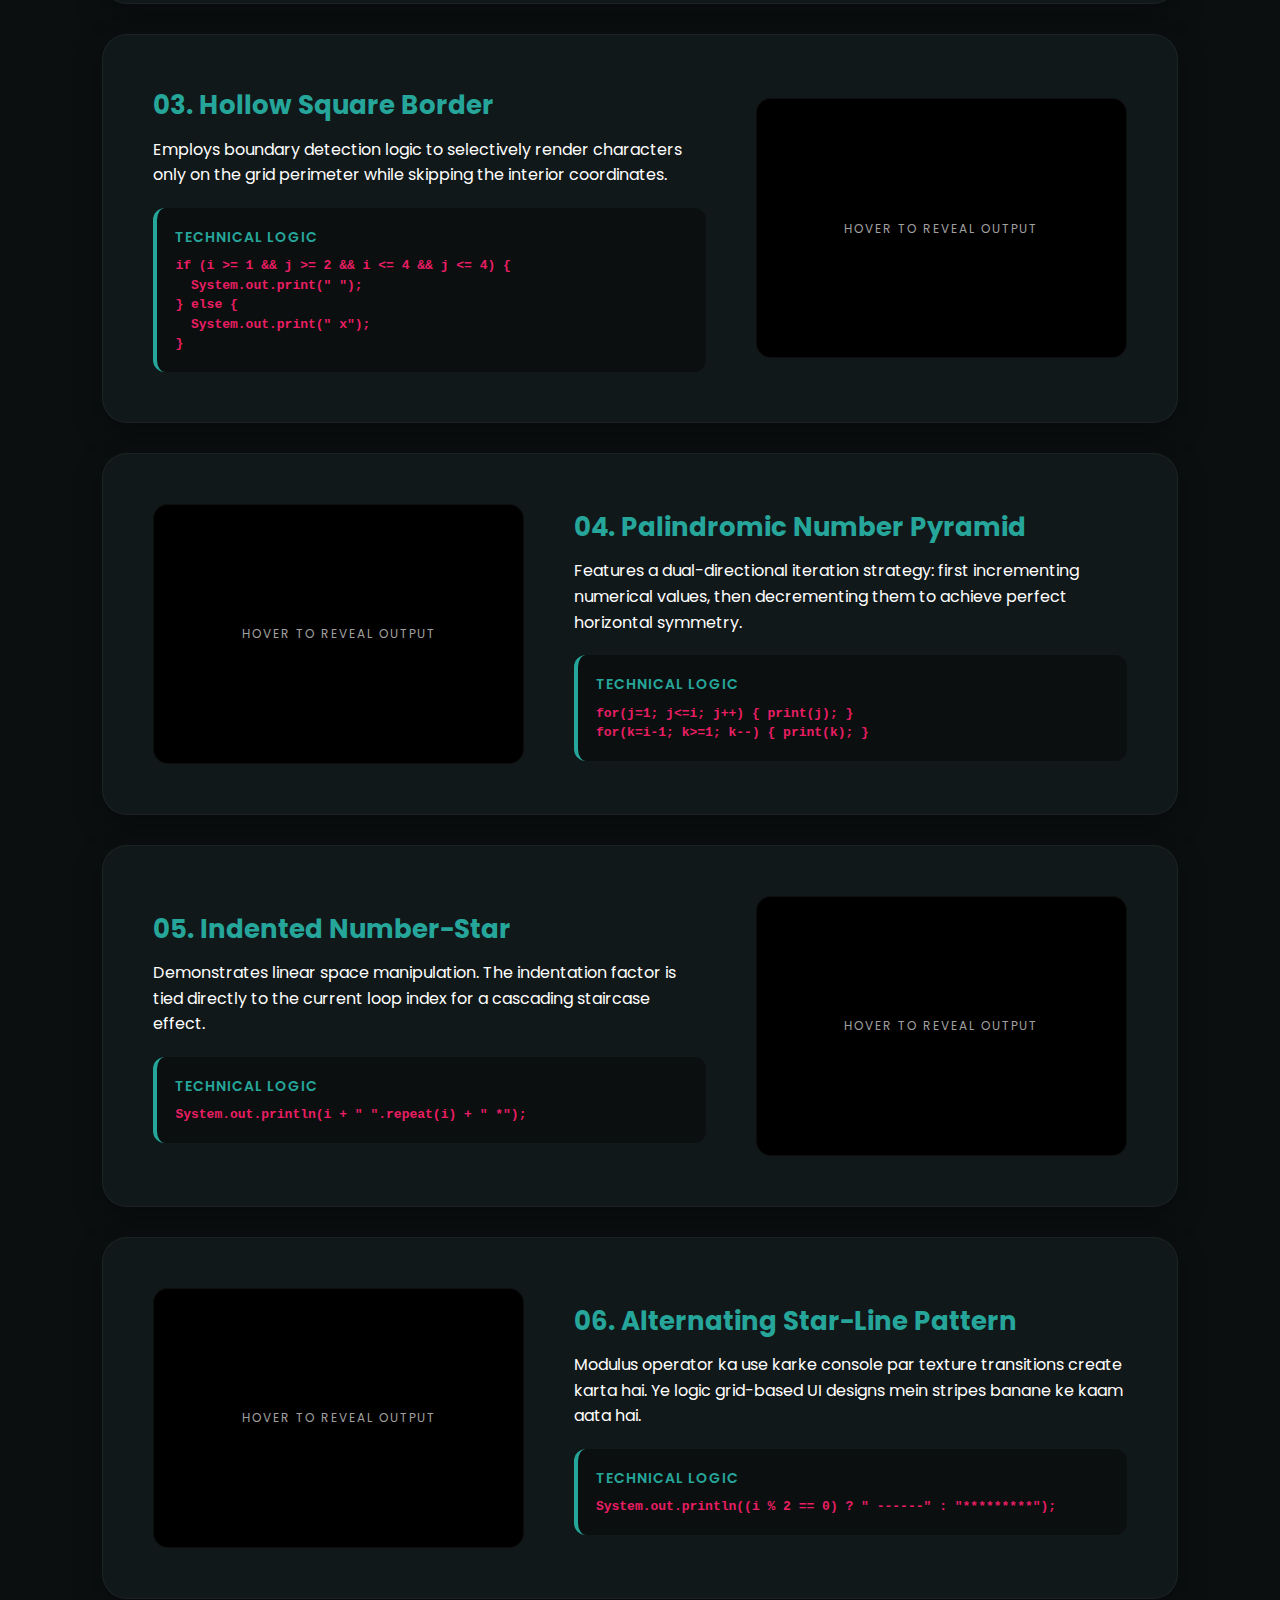
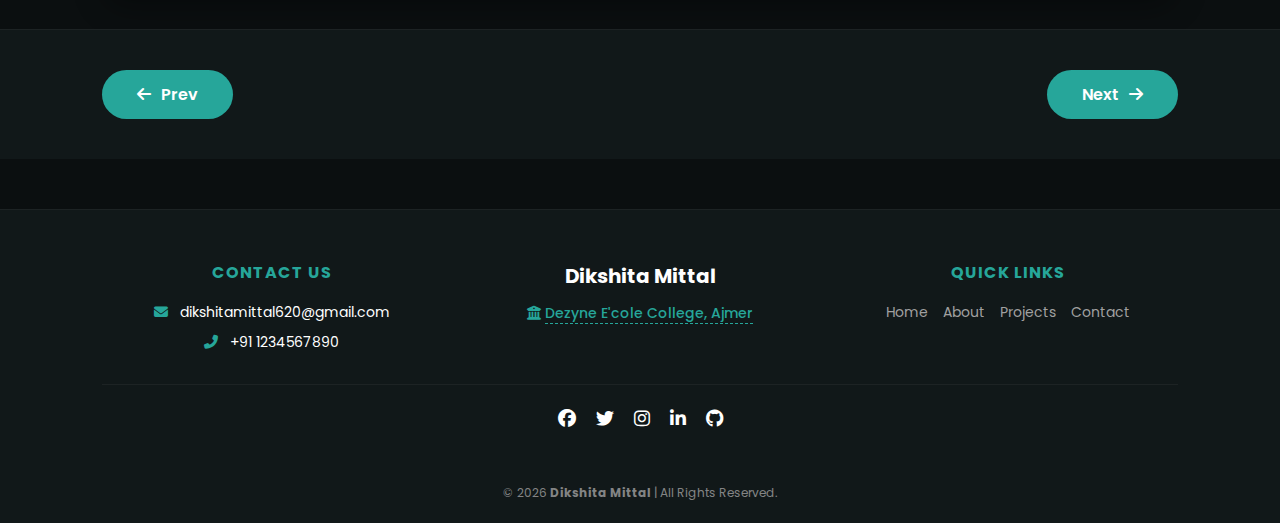
<file: pattern.html>
<!DOCTYPE html>
<html lang="en">
<head>
    <meta charset="UTF-8">
    <meta name="viewport" content="width=device-width, initial-scale=1.0">
    <title>Java Patterns | Technical Portfolio</title>
    
    <link href="https://fonts.googleapis.com/css2?family=Poppins:wght@300;400;600;700&display=swap" rel="stylesheet">
    <link rel="stylesheet" href="https://cdnjs.cloudflare.com/ajax/libs/font-awesome/6.5.0/css/all.min.css">

    <style>
        :root {
            --bg: #0b0f10;
            --text: #ffffff;
            --accent: #26a69a; 
            --nav-bg: rgba(11, 15, 16, 0.95);
            --gray-text: #a0a0a0;
            --nav-border: rgba(255, 255, 255, 0.05);
            --card-bg: #111819;
            --search-bg: #0b0f10;
            --card-shadow: 0 10px 30px rgba(0,0,0,0.3);
            --icon-color: #ffffff; 
        }

        .light {
            --bg: #ebedef; 
            --text: #0a0808; 
            --nav-bg: #d1cbcb;
            --gray-text: #383636;
            --nav-border: rgba(0, 0, 0, 0.1);
            --card-bg: #d1cbcb;
            --search-bg: #ffffff;
            --card-shadow: 0 4px 20px rgba(0,0,0,0.08);
            --icon-color: #0a0808; 
            
        }

        * { margin: 0; padding: 0; box-sizing: border-box; font-family: 'Poppins', sans-serif; }
        body { background-color: var(--bg); color: var(--text); transition: all 0.4s ease; overflow-x: hidden; line-height: 1.6; }

        /* --- SEARCH BAR --- */
        .search-top-bar { position: fixed; top: -80px; left: 0; width: 100%; height: 70px; background: var(--search-bg); display: flex; align-items: center; padding: 0 8%; z-index: 2000; transition: transform 0.4s cubic-bezier(0.4, 0, 0.2, 1); border-bottom: 1px solid var(--nav-border); box-shadow: 0 5px 15px rgba(0,0,0,0.2); }
        .search-top-bar.active { transform: translateY(80px); }
        .search-inner { width: 100%; display: flex; align-items: center; justify-content: space-between; }
        .search-top-bar input { width: 90%; background: transparent; border: none; color: var(--text); font-size: 16px; outline: none; }
        .close-search { color: var(--text); font-size: 16px; cursor: pointer; width: 35px; height: 35px; display: flex; align-items: center; justify-content: center; border-radius: 50%; transition: 0.3s ease; opacity: 0.7; }
        .search-overlay { position: fixed; top: 0; left: 0; width: 100%; height: 100%; background: rgba(0,0,0,0.5); z-index: 1500; opacity: 0; visibility: hidden; transition: 0.3s; }
        .search-overlay.active { opacity: 1; visibility: visible; }

        /* --- NAVBAR --- */
        .navbar { display: flex; align-items: center; padding: 15px 60px; background: var(--nav-bg); backdrop-filter: blur(15px); position: sticky; top: 0; z-index: 1000; border-bottom: 1px solid var(--nav-border); }
        .logo-section { font-size: 24px; font-weight: 700; color: var(--accent); display: flex; align-items: center; gap: 10px; }
        
        .menu-btn { display: none; color: var(--text); font-size: 20px; cursor: pointer; }

        .nav-links { display: flex; list-style: none; gap: 25px; margin-left: auto; margin-right: 30px; }
        .nav-links a { color: var(--text); text-decoration: none; font-size: 15px; font-weight: 500; padding: 8px 18px; border-radius: 30px; transition: 0.3s; }
        .nav-links a:hover { background: var(--accent); color: white !important; }
        .nav-links a.active { color: var(--accent); }
        
        /* Hidden by default, only shown in mobile menu */
        .mobile-socials { display: none; }

        .nav-right { display: flex; align-items: center; gap: 30px; }
        .social-icons { display: flex; gap: 30px; }
        .social-icons i { cursor: pointer; transition: 0.3s; color: var(--text); opacity: 0.8; font-size: 17px; }
        .social-icons i:hover { color: var(--accent); transform: translateY(-2px); opacity: 1; }
        .separator { width: 1px; height: 20px; background: var(--nav-border); }
        .btn-group { display: flex; align-items: center; gap: 15px; }
        .theme-toggle { background: none; border: none; color: var(--text); font-size: 18px; cursor: pointer; }
        .search-btn { background: var(--accent); color: white; width: 40px; height: 40px; border-radius: 50%; display: flex; align-items: center; justify-content: center; border: none; cursor: pointer; transition: 0.3s; }

        /* --- OVERVIEW BOX --- */
        .overview-box { background: var(--card-bg); border: 1px solid var(--nav-border); padding: 50px; border-radius: 30px; margin: 40px 8%; display: flex; align-items: center; gap: 50px; box-shadow: var(--card-shadow); }
        .overview-text { flex: 1.2; }
        .overview-text h2 { font-size: 32px; color: var(--accent); margin-bottom: 20px; }
        .overview-text p { font-size: 15px; margin-bottom: 15px; color: var(--text); }
        .github-link { display: inline-block; padding: 12px 35px; border: 2px solid var(--accent); color: #fff !important; text-decoration: none; border-radius: 50px; font-weight: 600; transition: 0.4s; background: var(--accent); box-shadow: 0 0 15px rgba(38, 166, 154, 0.3); }
        .github-link:hover { background: transparent; color: var(--accent) !important; box-shadow: 0 0 10px var(--accent), 0 0 30px var(--accent); transform: translateY(-3px); }

        /* --- HOVER EFFECT STYLES --- */
        .pattern-ss { 
            flex: 0.8; height: 260px; background: #000; border-radius: 15px; overflow: hidden; 
            border: 1px solid var(--nav-border); display: flex; align-items: center; justify-content: center;
            position: relative; cursor: crosshair; transition: 0.4s ease;
        }
        .reveal-content { font-family: 'Courier New', monospace; color: var(--accent); font-size: 16px; white-space: pre; line-height: 1.2; opacity: 0; transform: scale(0.9); transition: 0.5s cubic-bezier(0.175, 0.885, 0.32, 1.275); text-align: left; }
        .placeholder-text { position: absolute; color: var(--gray-text); font-size: 12px; text-transform: uppercase; letter-spacing: 2px; transition: 0.3s; }
        .pattern-ss:hover { border-color: var(--accent); box-shadow: 0 0 20px rgba(38, 166, 154, 0.2); }
        .pattern-ss:hover .reveal-content { opacity: 1; transform: scale(1); }
        .pattern-ss:hover .placeholder-text { opacity: 0; }

        /* --- REST OF THE LAYOUT --- */
        .section-header { padding: 40px 8% 10px; text-align: center; }
        .section-header h1 { font-size: 35px; }
        .section-header span { color: var(--accent); }
        .pattern-row { display: flex; align-items: center; gap: 50px; background: var(--card-bg); border: 1px solid var(--nav-border); border-radius: 25px; padding: 50px; margin: 30px 8%; box-shadow: var(--card-shadow); }
        .pattern-row:nth-child(even) { flex-direction: row-reverse; }
        .pattern-info { flex: 1.2; }
        .pattern-info h3 { color: var(--accent); margin-bottom: 10px; font-size: 26px; }
        .logic-card { background: var(--bg); padding: 18px; border-radius: 12px; border-left: 4px solid var(--accent); margin-top: 20px; }
        .logic-card h4 { color: var(--accent); font-size: 14px; text-transform: uppercase; letter-spacing: 1px; margin-bottom: 8px; font-weight: 600; }
        .logic-card code { color: #e91e63; font-weight: 600; font-family: 'Courier New', monospace; font-size: 13px; display: block; line-height: 1.5; }
        footer { text-align: center; padding: 40px; color: var(--gray-text); font-size: 14px; }

        /* --- RESPONSIVE QUERIES --- */
        @media (max-width: 1100px) {
            .navbar { padding: 15px 30px; }
            .nav-links { gap: 10px; }
            .social-icons { gap: 15px; }
        }

        @media (max-width: 968px) {
            .menu-btn { display: block; order: -1; }
            .logo-section { margin-right: auto; margin-left: 20px; }
            
            .nav-links {
                position: fixed; top: 70px; left: -100%; width: 100%; height: auto;
                background: var(--nav-bg); flex-direction: column; align-items: center;
                padding: 40px 0; transition: 0.4s; z-index: 999; border-bottom: 1px solid var(--nav-border);
                gap: 20px; /* Space between links and socials */
            }
            .nav-links.show { left: 0; }
            
            /* Socials styling inside the hamburger menu */
            .mobile-socials { 
                display: flex; 
                gap: 20px; 
                margin-top: 15px; 
                padding-top: 15px; 
                border-top: 1px solid var(--nav-border);
                width: 80%;
                justify-content: center;
            }
            .mobile-socials a { padding: 0 !important; background: none !important; color: var(--text) !important; font-size: 15px !important; }

            .nav-right { gap: 15px; }
            .social-icons, .separator { display: none; }
            .overview-box, .pattern-row { flex-direction: column !important; text-align: center; padding: 30px; margin: 20px 5%; }
            .pattern-ss { width: 100%; height: 220px; flex: none; }
            .reveal-content { font-size: 14px; }
        }
    </style>
</head>
<body>
    <div class="search-overlay" id="overlay" onclick="toggleSearch()"></div>
    <div class="search-top-bar" id="searchBar">
        <div class="search-inner">
            <input type="text" placeholder="Search Patterns here..." id="searchInput">
            <div class="close-search" onclick="toggleSearch()"><i class="fas fa-times"></i></div>
        </div>
    </div>

    <header class="navbar">
        <div class="menu-btn" onclick="toggleMenu()">
            <i class="fas fa-bars" id="menuIcon"></i>
        </div>
        <div class="logo-section"> dikshii</div>
        <ul class="nav-links" id="navLinks">
            <li><a href="index.html">Home</a></li>
            <li><a href="about.html">About</a></li>
            <li><a href="projects.html" class="active">Projects</a></li>
            <li><a href="contact.html">Contact</a></li>
            
            <div class="mobile-socials">
                <a href="#"><i class="fab fa-facebook"></i></a>
                <a href="https://twitter.com/@dikshita_m2408" target="_blank"><i class="fab fa-twitter"></i></a>
                <a href="https://instagram.com/dikshitaaaa_08" target="_blank"><i class="fab fa-instagram"></i></a>
                <a href="https://www.linkedin.com/in/dikshita-mittal-a14922379" target="_blank"><i class="fab fa-linkedin-in"></i></a>
                <a href="https://github.com/Dikshita1824" target="_blank"><i class="fab fa-github"></i></a>
            </div>
        </ul>
        <div class="nav-right">
            <div class="social-icons">
                <a href="#"><i class="fab fa-facebook"></i></a>
                <a href="#"><i class="fab fa-stack-overflow"></i></a>
                <a href="#"><i class="fab fa-twitter"></i></a>
                <a href="https://instagram.com/dikshitaaaa_08" target="_blank"><i class="fab fa-instagram"></i></a>
                <a href="https://www.linkedin.com/in/dikshita-mittal-a14922379" target="_blank"><i class="fab fa-linkedin-in"></i></a>
                <a href="https://github.com/Dikshita1824" target="_blank"><i class="fab fa-github"></i></a>
            </div>
            <div class="separator"></div>
            <div class="btn-group">
                <button class="theme-toggle" onclick="toggleTheme()"><i class="fas fa-sun"></i></button>
                <button class="search-btn" onclick="toggleSearch()"><i class="fas fa-search"></i></button>
            </div>
        </div>
    </header>

    <section class="overview-box">
        <div class="overview-text">
            <h2>Project Overview</h2>
            <p>A deep exploration into <b>Computational Geometry</b> using Java. This project demonstrates how complex visual structures can be rendered in a terminal environment using mathematical logic and nested iterations.</p>
            <p>From symmetrical diamond patterns to matrix-based X-shapes, each design focuses on accuracy and symmetry, while keeping the code optimized, clean, and easy to understand.</p>
            <p>This project serves as both a learning tool and a practical demonstration of how computational geometry principles can be applied in real-world programming scenarios using Java.</p>
            <br>
            <a href="https://github.com/Dikshita1824/Java-PatternProject.git" target="_blank" class="github-link">
                <i class="fab fa-github"></i> View Source Code
            </a>
        </div>
        <div class="pattern-ss" style="flex: 0.9;">
            <img src="ss7.png" alt="Main Interface Overview" style="width: 100%; height: 100%; object-fit: fill;">
        </div>
    </section>

    <section class="section-header">
        <h1>Advanced <span>Logic Patterns</span></h1>
        <p style="color: var(--gray-text);">Deep dive into the algorithmic structures and execution flows.</p>
    </section>

    <div class="pattern-container">
        <div class="pattern-row">
            <div class="pattern-info">
                <h3>01. Diamond Expanding Pattern</h3>
                <p>Combines string repetition with ternary logic to create a fluid expansion and contraction effect in a single loop traversal.</p>
                <div class="logic-card">
                    <h4>Technical Logic</h4>
                    <code>(i <= N) ? "*".repeat(i) : "*".repeat(N - (i - N))</code>
                </div>
            </div>
            <div class="pattern-ss">
                <span class="placeholder-text">Hover to Reveal Output</span>
              <div class="reveal-content">*             
**
***
****
*****
******
*******
******
*****
****
***
**
*
</div>
            </div>
        </div>
<div class="pattern-row">
            <div class="pattern-info">
                <h3>02. Matrix X-Shape Pattern</h3>
                <p>Utilizes 2D coordinate mapping to identify diagonal and anti-diagonal indices within a square matrix grid.</p>
                <div class="logic-card">
                    <h4>Technical Logic</h4>
                    <code>if (i == j || i + j == size - 1) { <br>&nbsp;&nbsp;System.out.print("*"); <br>}</code>
                </div>
            </div>
            <div class="pattern-ss">
                <span class="placeholder-text">Hover to Reveal Output</span>
                <div class="reveal-content">

                    
 *     *
  *  *
    *
  *   *   
 *      *


</div>
            </div>
        </div>

        <div class="pattern-row">
            <div class="pattern-info">
                <h3>03. Hollow Square Border</h3>
                <p>Employs boundary detection logic to selectively render characters only on the grid perimeter while skipping the interior coordinates.</p>
                <div class="logic-card">
                    <h4>Technical Logic</h4>
                    <code>if (i >= 1 && j >= 2 && i <= 4 && j <= 4) { <br>&nbsp;&nbsp;System.out.print("  "); <br>} else { <br>&nbsp;&nbsp;System.out.print(" x"); <br>}</code>
                </div>
            </div>
            <div class="pattern-ss">
                <span class="placeholder-text">Hover to Reveal Output</span>
                <div class="reveal-content">             
   
    x       x            
    x       x
    x       x
    x       x
    x x x x x

</div>
            </div>
        </div>

        <div class="pattern-row">
            <div class="pattern-info">
                <h3>04. Palindromic Number Pyramid</h3>
                <p>Features a dual-directional iteration strategy: first incrementing numerical values, then decrementing them to achieve perfect horizontal symmetry.</p>
                <div class="logic-card">
                    <h4>Technical Logic</h4>
                    <code>for(j=1; j<=i; j++) { print(j); } <br>for(k=i-1; k>=1; k--) { print(k); }</code>
                </div>
            </div>
            <div class="pattern-ss">
                <span class="placeholder-text">Hover to Reveal Output</span>
                <div class="reveal-content">    
    1 
    1 2 1
    1 2 3 2 1
    1 2 3 4 3 2 1
    1 2 3 4 5 4 3 2 1 


</div>
            </div>
        </div>

        <div class="pattern-row">
            <div class="pattern-info">
                <h3>05. Indented Number-Star</h3>
                <p>Demonstrates linear space manipulation. The indentation factor is tied directly to the current loop index for a cascading staircase effect.</p>
                <div class="logic-card">
                    <h4>Technical Logic</h4>
                    <code>System.out.println(i + " ".repeat(i) + " *");</code>
                </div>
            </div>
            <div class="pattern-ss">
                <span class="placeholder-text">Hover to Reveal Output</span>
                <div class="reveal-content">
0 *
1  *
2   *     
3    *      
4     *
5      *
6       *
7        * 
8         *
9          *


</div>
            </div>
        </div>

        <div class="pattern-row">
            <div class="pattern-info">
                <h3>06. Alternating Star-Line Pattern</h3>
                <p>Modulus operator ka use karke console par texture transitions create karta hai. Ye logic grid-based UI designs mein stripes banane ke kaam aata hai.</p>
                <div class="logic-card">
                    <h4>Technical Logic</h4>
                    <code>System.out.println((i % 2 == 0) ? " ------" : "*********");</code>
                </div>
            </div>
            <div class="pattern-ss">
                <span class="placeholder-text">Hover to Reveal Output</span>
                <div class="reveal-content">
    *********
     -------
    *********
     -------
    *********
     -------
    *********
     -------
    *********   
</div>
            </div>
        </div>
    </div>

    <div style="display: flex; justify-content: space-between; padding: 40px 8%; background: var(--card-bg); border-top: 1px solid var(--nav-border);">
        <a href="voting.html" style="text-decoration: none; background: var(--accent); color: white; padding: 12px 35px; border-radius: 50px; font-weight: 600; transition: 0.3s; display: flex; align-items: center; gap: 10px;">
            <i class="fas fa-arrow-left"></i> Prev
        </a>
        <a href="ascii.html" style="text-decoration: none; background: var(--accent); color: white; padding: 12px 35px; border-radius: 50px; font-weight: 600; transition: 0.3s; display: flex; align-items: center; gap: 10px;">
            Next <i class="fas fa-arrow-right"></i>
        </a>
    </div>

     <footer style="background: var(--card-bg); border-top: 1px solid var(--nav-border); padding: 50px 8% 20px; margin-top: 50px; color: var(--text);">
        <div style="display: grid; grid-template-columns: repeat(auto-fit, minmax(200px, 1fr)); gap: 30px; text-align: center; align-items: start;">
            
            <div>
                <h4 style="color: var(--accent); margin-bottom: 15px; font-size: 16px; text-transform: uppercase; letter-spacing: 1px;">Contact Us</h4>
                <p style="font-size: 14px; margin-bottom: 8px;"><i class="fas fa-envelope" style="color: var(--accent); margin-right: 8px;"></i> dikshitamittal620@gmail.com</p>
                <p style="font-size: 14px;"><i class="fas fa-phone-alt" style="color: var(--accent); margin-right: 8px;"></i> +91 1234567890</p>
            </div>

            <div>
                <h3 style="color: var(--text); margin-bottom: 10px; font-size: 20px;">Dikshita Mittal</h3>
                <p style="color: var(--accent); font-weight: 500; font-size: 14px;">
                <i class="fas fa-university"></i> 
                <a href="https://www.dezyneecole.com/" target="_blank" style="color: inherit; text-decoration: none; border-bottom: 1px dashed var(--accent);">
                    Dezyne E'cole College, Ajmer
                </a>
            </p>
            </div>

            <div>
                <h4 style="color: var(--accent); margin-bottom: 15px; font-size: 16px; text-transform: uppercase; letter-spacing: 1px;">Quick Links</h4>
                <div style="display: flex; justify-content: center; gap: 15px; font-size: 14px; flex-wrap: wrap;">
                    <style>
                        .footer-link {
                            position: relative;
                            color: var(--gray-text);
                            text-decoration: none;
                            transition: 0.3s;
                            padding-bottom: 2px;
                        }
                        .footer-link::after {
                            content: '';
                            position: absolute;
                            width: 0;
                            height: 2px;
                            bottom: 0;
                            left: 0;
                            background-color: var(--accent);
                            transition: width 0.3s ease;
                        }
                        .footer-link:hover { color: var(--accent); }
                        .footer-link:hover::after { width: 100%; }
                    </style>
                    <a href="index.html" class="footer-link">Home</a>
                    <a href="about.html" class="footer-link">About</a>
                    <a href="projects.html" class="footer-link">Projects</a>
                    <a href="contact.html" class="footer-link">Contact</a>
                </div>
            </div>
        </div>

        <div style="display: flex; justify-content: center; gap: 20px; margin: 30px 0; padding: 20px 0; border-top: 1px solid var(--nav-border);">
            <a href="#" style="color: var(--text); font-size: 18px; transition: 0.3s;" onmouseover="this.style.color='var(--accent)'" onmouseout="this.style.color='var(--text)'"><i class="fab fa-facebook"></i></a>
            <a href="https://twitter.com/@dikshita_m2408" target="_blank" style="color: var(--text); font-size: 18px; transition: 0.3s;" onmouseover="this.style.color='var(--accent)'" onmouseout="this.style.color='var(--text)'"><i class="fab fa-twitter"></i></a>
            <a href="https://instagram.com/dikshitaaaa_08" target="_blank" style="color: var(--text); font-size: 18px; transition: 0.3s;" onmouseover="this.style.color='var(--accent)'" onmouseout="this.style.color='var(--text)'"><i class="fab fa-instagram"></i></a>
            <a href="https://www.linkedin.com/in/dikshita-mittal-a14922379" target="_blank" style="color: var(--text); font-size: 18px; transition: 0.3s;" onmouseover="this.style.color='var(--accent)'" onmouseout="this.style.color='var(--text)'"><i class="fab fa-linkedin-in"></i></a>
            <a href="https://github.com/Dikshita1824" target="_blank" style="color: var(--text); font-size: 18px; transition: 0.3s;" onmouseover="this.style.color='var(--accent)'" onmouseout="this.style.color='var(--text)'"><i class="fab fa-github"></i></a>
            
        </div>

        <div style="text-align: center; color: var(--gray-text); font-size: 12px; opacity: 0.8;">
            <p>&copy; 2026 <b>Dikshita Mittal</b> | All Rights Reserved.</p>
        </div>
    </footer>

    <script>
        function toggleTheme() {
            document.body.classList.toggle("light");
            const icon = document.querySelector(".theme-toggle i");
            icon.className = document.body.classList.contains("light") ? "fas fa-moon" : "fas fa-sun";
        }

        function toggleSearch() {
            const bar = document.getElementById("searchBar");
            const overlay = document.getElementById("overlay");
            bar.classList.toggle("active");
            overlay.classList.toggle("active");
            if (bar.classList.contains("active")) {
                setTimeout(() => document.getElementById("searchInput").focus(), 400);
            }
        }

        function toggleMenu() {
            const nav = document.getElementById("navLinks");
            const menuIcon = document.getElementById("menuIcon");
            nav.classList.toggle("show");
            if (nav.classList.contains("show")) {
                menuIcon.classList.remove("fa-bars");
                menuIcon.classList.add("fa-times");
            } else {
                menuIcon.classList.remove("fa-times");
                menuIcon.classList.add("fa-bars");
            }
        }
    </script>
</body>
</html>
</file>
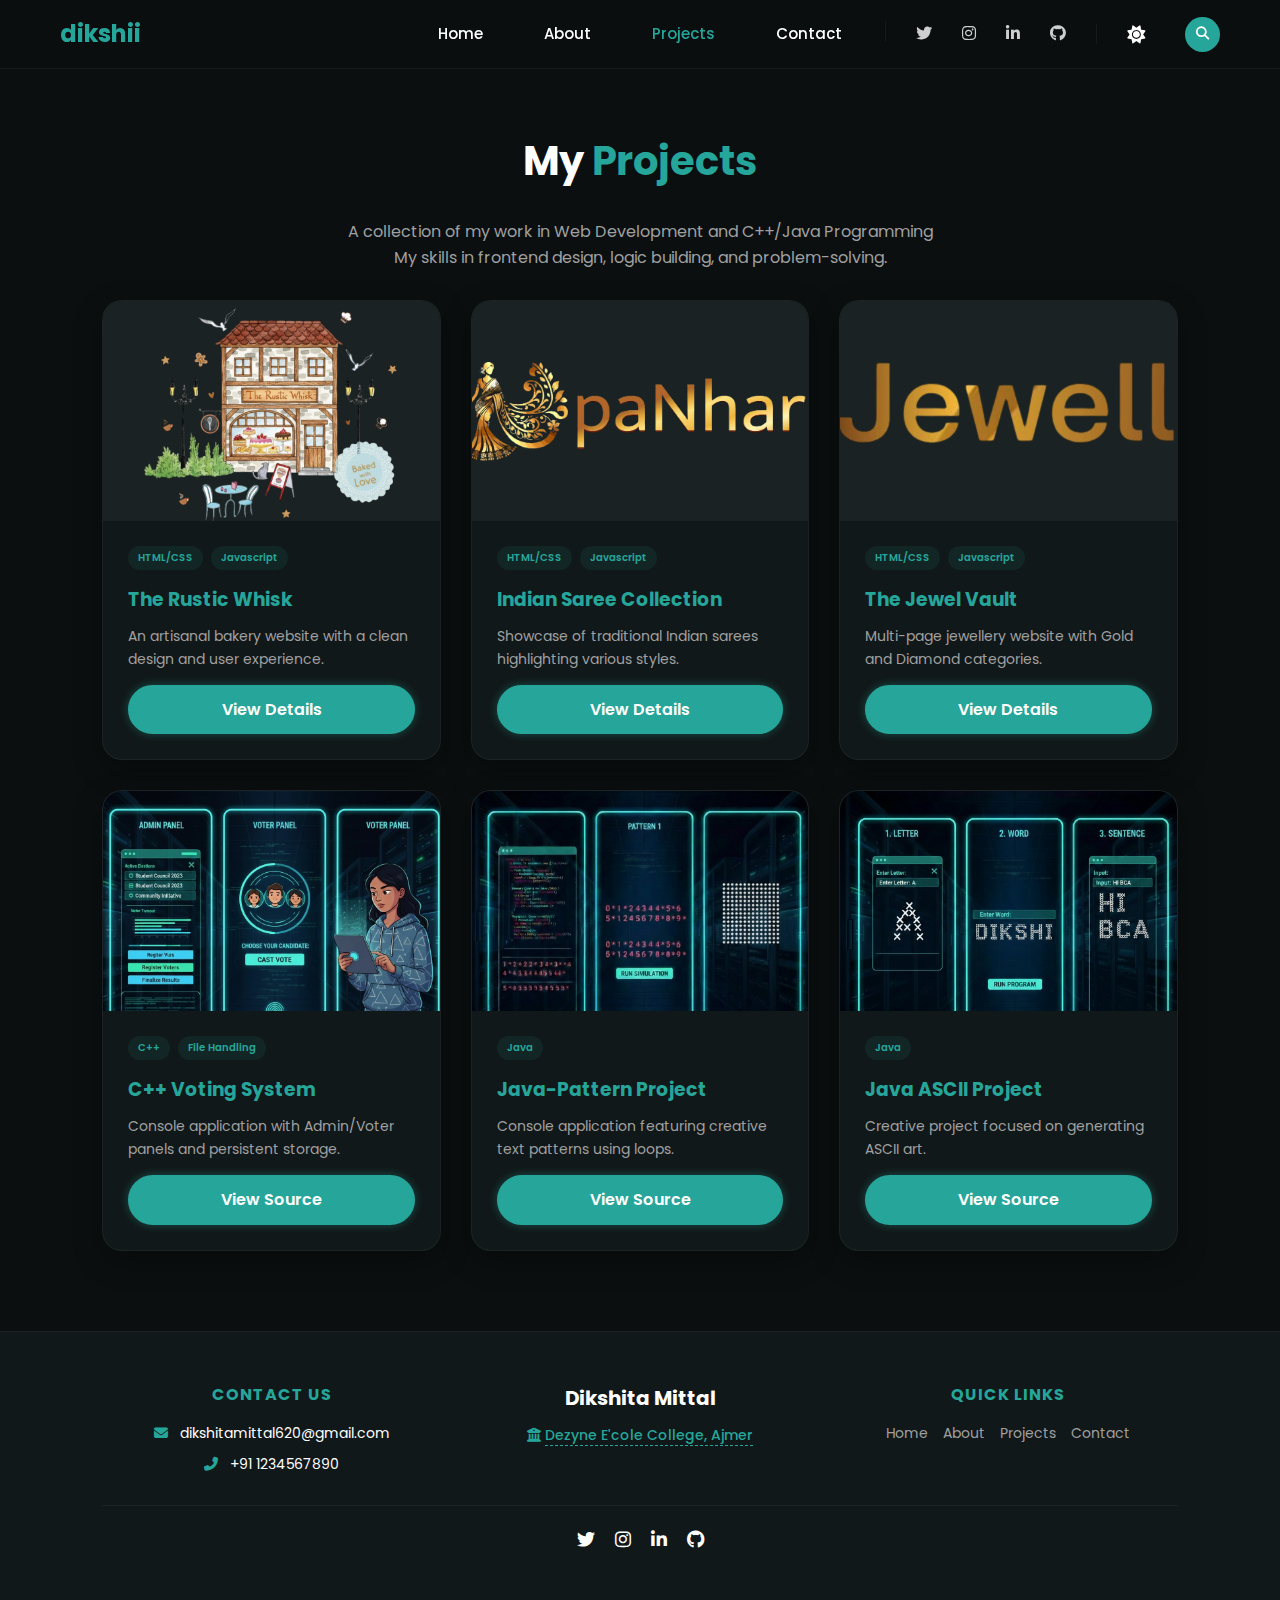
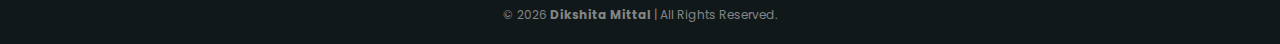
<file: projects.html>
<!DOCTYPE html>
<html lang="en">
<head>
    <meta charset="UTF-8">
    <meta name="viewport" content="width=device-width, initial-scale=1.0">
    <title>My Projects | Dikshita Mittal</title>
    
    <link href="https://fonts.googleapis.com/css2?family=Poppins:wght@300;400;600;700&display=swap" rel="stylesheet">
    <link rel="stylesheet" href="https://cdnjs.cloudflare.com/ajax/libs/font-awesome/6.5.0/css/all.min.css">

    <style>
        :root {
            --bg: #0b0f10;
            --text: #ffffff;
            --accent: #26a69a; 
            --nav-bg: rgba(11, 15, 16, 0.95);
            --gray-text: #a0a0a0;
            --nav-border: rgba(255, 255, 255, 0.05);
            --card-bg: #111819;
            --search-bg: #0b0f10;
            --card-shadow: 0 10px 30px rgba(0,0,0,0.3);
            --icon-color: #ffffff; 
            --img-fallback-bg: #1a2223;
        }

        .light {
            --bg: #ffffff; 
            --text: #0a0808;
            --nav-bg:#d1cbcb;
            --gray-text: #383636;
            --nav-border: rgba(0, 0, 0, 0.1);
            --card-bg: #d1cbcb;
            --search-bg: #ffffff;
            --card-shadow: 0 4px 20px rgba(0,0,0,0.08);
            --icon-color: #0a0808;
            --img-fallback-bg: #000000db;
        }

        * { margin: 0; padding: 0; box-sizing: border-box; font-family: 'Poppins', sans-serif; }
        body { background-color: var(--bg); color: var(--text); transition: all 0.4s ease; overflow-x: hidden; line-height: 1.6; }

        /* --- SEARCH BAR --- */
        .search-top-bar {
            position: fixed; top: -80px; left: 0; width: 100%; height: 70px;
            background: var(--search-bg); display: flex; align-items: center; padding: 0 8%;
            z-index: 2000; transition: transform 0.4s; border-bottom: 1px solid var(--nav-border);
        }
        .search-top-bar.active { transform: translateY(80px); }
        .search-inner { width: 100%; display: flex; align-items: center; justify-content: space-between; }
        .search-top-bar input { width: 90%; background: transparent; border: none; color: var(--text); font-size: 16px; outline: none; }
        .close-search { color: var(--text); cursor: pointer; opacity: 0.7; }
        
        .search-overlay {
            position: fixed; top: 0; left: 0; width: 100%; height: 100%;
            background: rgba(0,0,0,0.5); z-index: 1500; opacity: 0; visibility: hidden; transition: 0.3s;
        }
        .search-overlay.active { opacity: 1; visibility: visible; }

        /* --- NAVBAR --- */
        .navbar { 
            display: flex; align-items: center; padding: 15px 60px; 
            background: var(--nav-bg); backdrop-filter: blur(15px); 
            position: sticky; top: 0; z-index: 1000; border-bottom: 1px solid var(--nav-border); 
        }
        .logo-section { font-size: 24px; font-weight: 700; color: var(--accent); text-decoration: none; display: flex; align-items: center; gap: 10px; }
        .nav-links { display: flex; list-style: none; gap: 25px; margin-left: auto; margin-right: 30px; }
        .nav-links a { color: var(--text); text-decoration: none; font-size: 15px; font-weight: 500; padding: 8px 18px; border-radius: 30px; transition: 0.3s; }
        .nav-links a:hover { background: var(--accent); color: white !important; }
        .nav-links a.active { color: var(--accent); }
        
        .nav-right { display: flex; align-items: center; gap: 30px; }
        .social-icons { display: flex; gap: 30px; }
        .social-icons i { cursor: pointer; color: var(--text); opacity: 0.8; transition: 0.3s; }
        .social-icons i:hover { color: var(--accent); transform: translateY(-3px); }
        .separator { width: 1px; height: 20px; background: var(--nav-border); }
        .theme-toggle { background: none; border: none; color: var(--text); font-size: 18px; cursor: pointer; }
        .search-btn { background: var(--accent); color: white; width: 35px; height: 35px; border-radius: 50%; border: none; cursor: pointer; }

        /* --- HEADER --- */
        .page-header { padding: 60px 8% 30px; text-align: center; }
        .page-header h1 { font-size: 40px; }
        .page-header h1 span { color: var(--accent); }
        .page-header p { color: var(--gray-text); }

        /* --- PROJECTS GRID --- */
        .projects-grid { 
            margin: 0 8% 80px; display: grid; 
            grid-template-columns: repeat(auto-fit, minmax(320px, 1fr)); gap: 30px; 
        }

        .project-card { 
            background: var(--card-bg); border-radius: 20px; overflow: hidden;
            border: 1px solid var(--nav-border); transition: 0.4s; 
            box-shadow: var(--card-shadow); display: flex; flex-direction: column;
        }
        .project-card:hover { transform: translateY(-10px); }

        .project-img { 
            width: 100%; height: 220px; overflow: hidden; 
            background: var(--img-fallback-bg); display: flex; 
            align-items: center; justify-content: center;
        }

        .project-content { padding: 25px; flex-grow: 1; display: flex; flex-direction: column; }
        .project-content h3 { color: var(--accent); margin-bottom: 10px; }
        .project-content p { font-size: 14px; color: var(--gray-text); margin-bottom: 15px; }

        .project-tags { display: flex; flex-wrap: wrap; gap: 8px; margin-bottom: 15px; }
        .tag { font-size: 10px; background: rgba(38, 166, 154, 0.1); padding: 4px 10px; border-radius: 12px; color: var(--accent); font-weight: 600; }

        .project-btn {
            padding: 10px 20px; color: white !important; text-decoration: none; 
            background: var(--accent); border-radius: 50px; text-align: center; 
            font-weight: 600; border: 2px solid var(--accent); transition: all 0.4s ease;
            box-shadow: 0 0 10px rgba(38, 166, 154, 0.4);
        }

        .project-btn:hover { background: transparent; color: var(--accent) !important; box-shadow: 0 0 20px rgba(38, 166, 154, 0.8); transform: scale(1.02); }

        /* --- RESPONSIVE ADJUSTMENTS --- */
        @media (max-width: 1024px) {
            .navbar { padding: 15px 30px; }
            .nav-links { gap: 10px; }
            .nav-right { gap: 15px; }
            .social-icons { gap: 15px; }
        }

        @media (max-width: 768px) {
            .navbar { flex-wrap: wrap; justify-content: center; gap: 15px; padding: 15px; }
            .nav-links { order: 3; width: 100%; justify-content: center; margin: 0; }
            .nav-right { order: 2; margin-left: auto; }
            .logo-section { order: 1; }
            .page-header h1 { font-size: 32px; }
            .projects-grid { grid-template-columns: 1fr; margin: 0 5% 50px; }
        }

        @media (max-width: 480px) {
            .nav-links { gap: 5px; }
            .nav-links a { font-size: 13px; padding: 5px 10px; }
            .social-icons { display: none; }
            .page-header { padding: 40px 5% 20px; }
        }

        footer { text-align: center; padding: 40px; border-top: 1px solid var(--nav-border); color: var(--gray-text); }
    </style>
</head>
<body> 

    <div class="search-overlay" id="overlay" onclick="toggleSearch()"></div>
    <div class="search-top-bar" id="searchBar">
        <div class="search-inner">
            <input type="text" placeholder="Search projects..." id="searchInput">
            <div class="close-search" onclick="toggleSearch()"><i class="fas fa-times"></i></div>
        </div>
    </div>

    <header class="navbar">
        <a href="index.html" class="logo-section">dikshii</a>
        <ul class="nav-links">
            <li><a href="index.html">Home</a></li>
            <li><a href="about.html">About</a></li>
            <li><a href="projects.html" class="active">Projects</a></li>
            <li><a href="contact.html">Contact</a></li>
             <div class="separator"></div>
        </ul>
        <div class="nav-right">
            <div class="social-icons">
                <a href="https://twitter.com/@dikshita_m2408" target="_blank"><i class="fab fa-twitter"></i></a>
                <a href="https://instagram.com/dikshitaaaa_08" target="_blank"><i class="fab fa-instagram"></i></a>
                <a href="https://www.linkedin.com/in/dikshita-mittal-a14922379" target="_blank"><i class="fab fa-linkedin-in"></i></a>
                <a href="https://github.com/Dikshita1824" target="_blank"><i class="fab fa-github"></i></a>
            </div>
            <div class="separator"></div>
            <button class="theme-toggle" onclick="toggleTheme()"><i class="fas fa-sun"></i></button>
            <button class="search-btn" onclick="toggleSearch()" style="margin-left: 10px;"><i class="fas fa-search"></i></button>
        </div>
    </header>

    <section class="page-header">
        <h1>My <span>Projects</span></h1>
        <br>
        <p>A collection of my work in Web Development and C++/Java Programming</p>
        <p>My skills in frontend design, logic building, and problem-solving.</p>
    </section>

    <div class="projects-grid">
        <div class="project-card">
            <div class="project-img"><img src="rustichome.png" style="width:auto; height:110%; object-fit: cover;"></div>
            <div class="project-content">
                <div class="project-tags"><span class="tag">HTML/CSS</span> <span class="tag">Javascript</span></div>
                
                <h3>The Rustic Whisk</h3>
                <p>An artisanal bakery website with a clean design and user experience.</p>
                <a href="bakery.html" target="_blank" class="project-btn">View Details</a>
            </div>
        </div>

        <div class="project-card">
            <div class="project-img"><img src="ss1.png" style="width: auto; height: 45%; object-fit: contain;"></div>
            <div class="project-content">
               <div class="project-tags"><span class="tag">HTML/CSS</span> <span class="tag">Javascript</span></div>
                <h3>Indian Saree Collection</h3>
                <p>Showcase of traditional Indian sarees highlighting various styles.</p>
                <a href="sareee.html" target="_blank" class="project-btn">View Details</a>
            </div>
        </div>

        <div class="project-card">
            <div class="project-img"><img src="logo2.png" style="width: auto; height: 45%; object-fit: contain;"></div>
            <div class="project-content">
                <div class="project-tags"><span class="tag">HTML/CSS</span> <span class="tag">Javascript</span></div>
                <h3>The Jewel Vault</h3>
                <p>Multi-page jewellery website with Gold and Diamond categories.</p>
                <a href="jewellery.html" target="_blank" class="project-btn">View Details</a>
            </div>
        </div>

        <div class="project-card">
            <div class="project-img"><img src="ss6.jpg" style="width:100%; height:100%; object-fit: cover; object-position: center;"></div>
            <div class="project-content">
                <div class="project-tags"><span class="tag">C++</span><span class="tag">File Handling</span></div>
                <h3>C++ Voting System</h3>
                <p>Console application with Admin/Voter panels and persistent storage.</p>
                <a href="voting.html" target="_blank" class="project-btn">View Source</a>
            </div>
        </div>

        <div class="project-card">
            <div class="project-img"><img src="ss14.jpg" style="width:100%; height:100%; object-fit: cover; object-position: center;"></div>
            <div class="project-content">
                <div class="project-tags"><span class="tag">Java</span></div>
                <h3>Java-Pattern Project</h3>
                <p>Console application featuring creative text patterns using loops.</p>
                <a href="pattern.html" target="_blank" class="project-btn">View Source</a>
            </div>
        </div>

        <div class="project-card">
            <div class="project-img"><img src="ss15.png" style="width:100%; height:100%; object-fit: cover; object-position: center;"></div>
            <div class="project-content">
                <div class="project-tags"><span class="tag">Java</span></div>
                <h3>Java ASCII Project</h3>
                <p>Creative project focused on generating ASCII art.</p>
                <a href="ascii.html" target="_blank" class="project-btn">View Source</a>
            </div>
        </div>
    </div>

    <footer style="background: var(--card-bg); border-top: 1px solid var(--nav-border); padding: 50px 8% 20px; margin-top: 50px; color: var(--text);">
        <div style="display: grid; grid-template-columns: repeat(auto-fit, minmax(200px, 1fr)); gap: 30px; text-align: center; align-items: start;">
            
            <div>
                <h4 style="color: var(--accent); margin-bottom: 15px; font-size: 16px; text-transform: uppercase; letter-spacing: 1px;">Contact Us</h4>
                <p style="font-size: 14px; margin-bottom: 8px;"><i class="fas fa-envelope" style="color: var(--accent); margin-right: 8px;"></i> dikshitamittal620@gmail.com</p>
                <p style="font-size: 14px;"><i class="fas fa-phone-alt" style="color: var(--accent); margin-right: 8px;"></i> +91 1234567890</p>
            </div>

            <div>
                <h3 style="color: var(--text); margin-bottom: 10px; font-size: 20px;">Dikshita Mittal</h3>
                <p style="color: var(--accent); font-weight: 500; font-size: 14px;">
            <i class="fas fa-university"></i> 
            <a href="https://www.dezyneecole.com/" target="_blank" style="color: inherit; text-decoration: none; border-bottom: 1px dashed var(--accent);">
                Dezyne E'cole College, Ajmer
            </a>
        </p>
            </div>

            <div>
                <h4 style="color: var(--accent); margin-bottom: 15px; font-size: 16px; text-transform: uppercase; letter-spacing: 1px;">Quick Links</h4>
                <div style="display: flex; justify-content: center; gap: 15px; font-size: 14px; flex-wrap: wrap;">
                    <style>
                        .footer-link {
                            position: relative;
                            color: var(--gray-text);
                            text-decoration: none;
                            transition: 0.3s;
                            padding-bottom: 2px;
                        }
                        .footer-link::after {
                            content: '';
                            position: absolute;
                            width: 0;
                            height: 2px;
                            bottom: 0;
                            left: 0;
                            background-color: var(--accent);
                            transition: width 0.3s ease;
                        }
                        .footer-link:hover { color: var(--accent); }
                        .footer-link:hover::after { width: 100%; }
                    </style>
                    <a href="index.html" class="footer-link">Home</a>
                    <a href="about.html" class="footer-link">About</a>
                    <a href="projects.html" class="footer-link">Projects</a>
                    <a href="contact.html" class="footer-link">Contact</a>
                </div>
            </div>
        </div>

        <div style="display: flex; justify-content: center; gap: 20px; margin: 30px 0; padding: 20px 0; border-top: 1px solid var(--nav-border);">
            <a href="https://twitter.com/@dikshita_m2408" target="_blank" style="color: var(--text); font-size: 18px; transition: 0.3s;" onmouseover="this.style.color='var(--accent)'" onmouseout="this.style.color='var(--text)'"><i class="fab fa-twitter"></i></a>
            <a href="https://instagram.com/dikshitaaaa_08" target="_blank" style="color: var(--text); font-size: 18px; transition: 0.3s;" onmouseover="this.style.color='var(--accent)'" onmouseout="this.style.color='var(--text)'"><i class="fab fa-instagram"></i></a>
            <a href="https://www.linkedin.com/in/dikshita-mittal-a14922379" target="_blank" style="color: var(--text); font-size: 18px; transition: 0.3s;" onmouseover="this.style.color='var(--accent)'" onmouseout="this.style.color='var(--text)'"><i class="fab fa-linkedin-in"></i></a>
            <a href="https://github.com/Dikshita1824" target="_blank" style="color: var(--text); font-size: 18px; transition: 0.3s;" onmouseover="this.style.color='var(--accent)'" onmouseout="this.style.color='var(--text)'"><i class="fab fa-github"></i></a>
            
        </div>

        <div style="text-align: center; color: var(--gray-text); font-size: 12px; opacity: 0.8;">
            <p>&copy; 2026 <b>Dikshita Mittal</b> | All Rights Reserved.</p>
        </div>
    </footer>

    <script>
        function toggleTheme() {
            document.body.classList.toggle("light");
            const icon = document.querySelector(".theme-toggle i");
            icon.className = document.body.classList.contains("light") ? "fas fa-moon" : "fas fa-sun";
        }
        function toggleSearch() {
            document.getElementById("searchBar").classList.toggle("active");
            document.getElementById("overlay").classList.toggle("active");
        }
    </script>
</body>
</html>
</file>
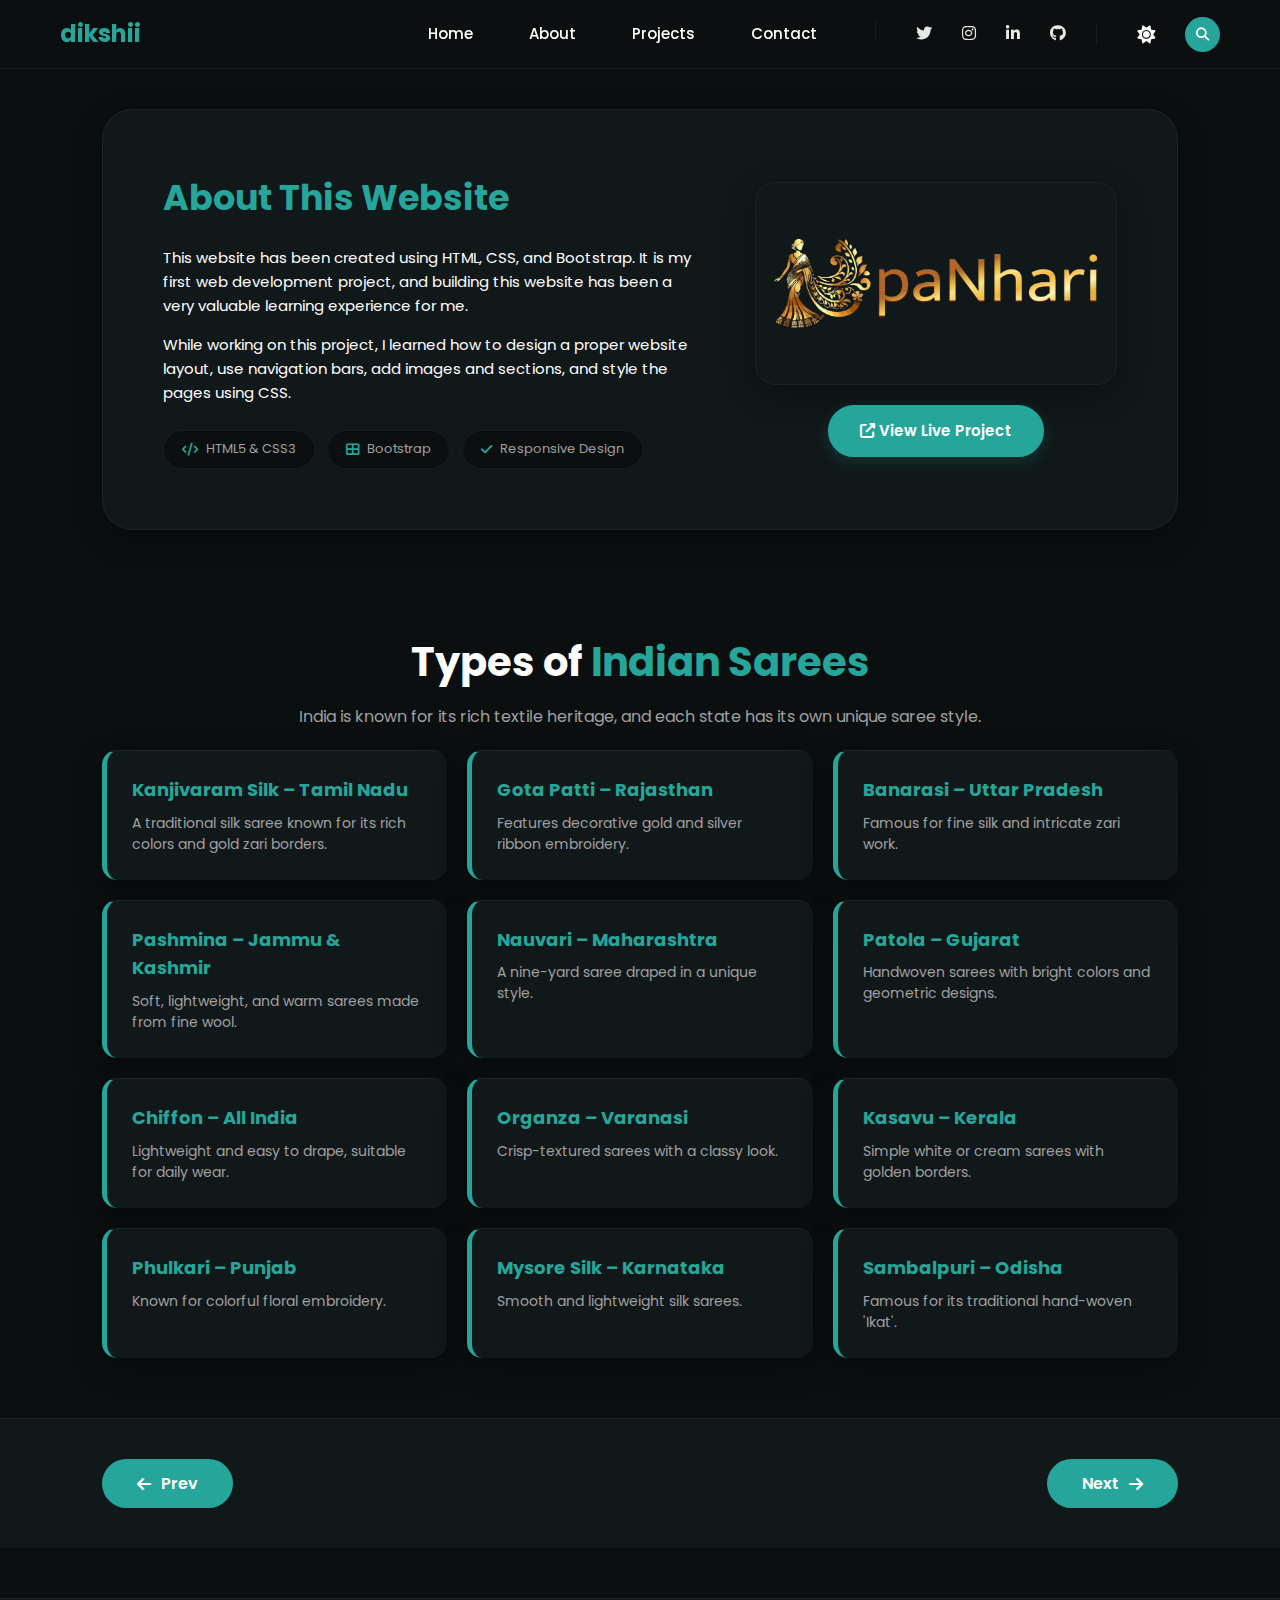
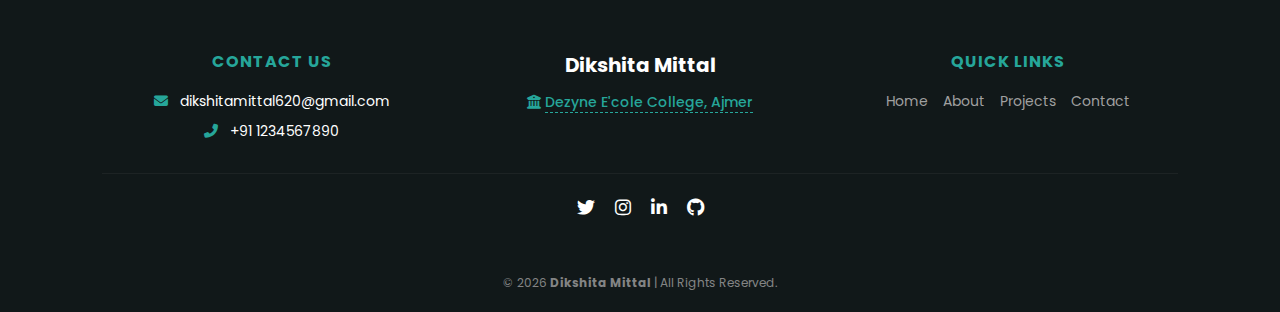
<file: sareee.html>
<!DOCTYPE html>
<html lang="en">
<head>
    <meta charset="UTF-8">
    <meta name="viewport" content="width=device-width, initial-scale=1.0">
    <title>Saree Collection | Dikshita Mittal</title>
    
    <link href="https://fonts.googleapis.com/css2?family=Poppins:wght@300;400;600;700&display=swap" rel="stylesheet">
    <link rel="stylesheet" href="https://cdnjs.cloudflare.com/ajax/libs/font-awesome/6.5.0/css/all.min.css">

    <style>
        :root {
            --bg: #0b0f10;
            --text: #ffffff;
            --accent: #26a69a;
            --nav-bg: rgba(11, 15, 16, 0.98);
            --gray-text: #a0a0a0;
            --nav-border: rgba(255, 255, 255, 0.05);
            --card-bg: #111819;
            --search-bg: #0b0f10;
            --glass: rgba(255, 255, 255, 0.03);
            --card-shadow: 0 10px 30px rgba(0,0,0,0.3);
            --icon-color: #ffffff;
            --img-container-bg: transparent; 
        }

        .light {
            --bg: #ebedef; 
            --text: #0a0808; 
            --nav-bg: rgba(209, 203, 203, 0.98);
            --gray-text: #383636;
            --nav-border: rgba(0, 0, 0, 0.1);
            --card-bg: #d1cbcb;
            --search-bg: #ffffff;
            --glass: rgba(0, 0, 0, 0.04);
            --card-shadow: 0 10px 25px rgba(0,0,0,0.06);
            --icon-color: #0a0808; 
            --img-container-bg: #2c2d2d; 
        }

        * { margin: 0; padding: 0; box-sizing: border-box; font-family: 'Poppins', sans-serif; }
        body { background-color: var(--bg); color: var(--text); transition: all 0.4s ease; overflow-x: hidden; line-height: 1.6; }

        /* --- NAVBAR --- */
        .navbar { 
            display: flex; align-items: center; padding: 15px 60px; 
            background: var(--nav-bg); backdrop-filter: blur(15px); 
            position: sticky; top: 0; z-index: 1000; border-bottom: 1px solid var(--nav-border); 
            justify-content: space-between;
        }
        .logo-section { font-size: 24px; font-weight: 700; color: var(--accent); text-decoration: none; display: flex; align-items: center; gap: 10px; z-index: 1001; }
        
        .hamburger {
            display: none;
            cursor: pointer;
            font-size: 24px;
            color: var(--text);
            z-index: 1001;
        }

        .nav-links { display: flex; list-style: none; gap: 20px; margin-left: auto; }
        .nav-links a { color: var(--text); text-decoration: none; font-size: 15px; font-weight: 500; padding: 8px 18px; border-radius: 30px; transition: 0.3s; }
        .nav-links a:hover { background: var(--accent); color: white !important; }
        
        .nav-right { display: flex; align-items: center; gap: 10px; margin-left: 20px;}
        .social-icons { display: flex; gap: 30px; }
        .social-icons i { cursor: pointer; color: var(--icon-color); opacity: 0.9; font-size: 16px; transition: 0.3s; }
        .social-icons i:hover { color: var(--accent); opacity: 1; transform: translateY(-3px); }
        .theme-toggle { background: none; border: none; color: var(--icon-color); font-size: 18px; cursor: pointer; margin: 0 10px; margin-right: 20px; }

        /* --- SEARCH BAR --- */
        .search-top-bar { position: fixed; top: -80px; left: 0; width: 100%; height: 70px; background: var(--search-bg); display: flex; align-items: center; padding: 0 8%; z-index: 2000; transition: 0.4s; border-bottom: 1px solid var(--nav-border); }
        .search-top-bar.active { transform: translateY(80px); }
        .search-btn { background: var(--accent); color: white; width: 35px; height: 35px; border-radius: 50%; border: none; cursor: pointer; display: flex; align-items: center; justify-content: center; }

        .nav-divider { width: 1px; height: 20px; background: var(--nav-border); margin: 0 20px; }

        /* --- ABOUT SECTION --- */
        .about-box { 
            background: var(--card-bg); border: 1px solid var(--nav-border); padding: 60px; border-radius: 30px; margin: 40px 8%; 
            display: flex; align-items: center; gap: 50px; box-shadow: var(--card-shadow); animation: fadeIn 1s ease;
        }

        .about-text { flex: 1.2; }
        .about-text h2 { font-size: 35px; margin-bottom: 20px; color: var(--accent); }
        .about-text p { margin-bottom: 15px; color: var(--text); font-size: 15px; }
        .about-badges { display: flex; gap: 12px; margin-top: 25px; flex-wrap: wrap; }
        .badge-item { background: var(--bg); border: 1px solid var(--nav-border); padding: 8px 18px; border-radius: 50px; font-size: 13px; display: flex; align-items: center; gap: 8px; color: var(--gray-text); }
        .badge-item i { color: var(--accent); }

        .about-image-container { flex: 0.8; display: flex; flex-direction: column; align-items: center; gap: 20px; }
        .about-image { width: 100%; max-width: 450px; aspect-ratio: 16/9; border-radius: 20px; overflow: hidden; border: 1px solid var(--nav-border); box-shadow: var(--card-shadow); background-color: var(--img-container-bg); display: flex; align-items: center; justify-content: center; transition: 0.4s ease; }
        .about-image img { width: 100%; height: 100%; object-fit: contain; transition: 0.6s cubic-bezier(0.4, 0, 0.2, 1); transform: scale(0.9); }

        .live-btn { display: inline-block; background: var(--accent); color: white; text-decoration: none; padding: 12px 30px; border-radius: 50px; font-weight: 600; font-size: 15px; border: 2px solid var(--accent); transition: all 0.4s ease; box-shadow: 0 5px 15px rgba(38, 166, 154, 0.2); text-align: center; }
        .live-btn:hover { background: transparent; color: var(--accent); transform: translateY(-3px); box-shadow: 0 8px 20px rgba(38, 166, 154, 0.3); }

        /* --- SAREE TYPES GRID --- */
        .saree-header { padding: 60px 8% 20px; text-align: center; }
        .saree-header h1 { font-size: 40px; margin-bottom: 10px; }
        .saree-header span { color: var(--accent); }
        .types-container { margin: 0 8% 60px; display: grid; grid-template-columns: repeat(3, 1fr); gap: 20px; }
        .type-item { background: var(--card-bg); padding: 25px; border-radius: 15px; border-left: 5px solid var(--accent); transition: 0.3s; border-top: 1px solid var(--nav-border); box-shadow: var(--card-shadow); }
        .type-item:hover { transform: translateY(-5px); background: var(--bg); border-color: #80cbc4; }
        .type-item h4 { color: var(--accent); margin-bottom: 8px; font-size: 18px; }
        .type-item p { font-size: 14px; color: var(--gray-text); line-height: 1.5; }

        footer { text-align: center; padding: 40px; border-top: 1px solid var(--nav-border); color: var(--gray-text); font-size: 14px; }

        @keyframes fadeIn { from { opacity: 0; transform: translateY(20px); } to { opacity: 1; transform: translateY(0); } }

        /* --- HAMBURGER MENU CENTER LOGIC --- */
        @media (max-width: 1024px) {
            .navbar { padding: 15px 30px; }
            .hamburger { display: flex }

            .nav-links {
                position: fixed;
                top: 0;
                left: 0;
                width: 100%;
                height: 100vh;
                background: var(--nav-bg);
                flex-direction: column;
                align-items: center;
                justify-content: center; /* Center Vertically */
                gap: 30px;
                transform: translateY(-100%); /* Start from top */
                transition: 0.5s cubic-bezier(0.77, 0, 0.175, 1);
                z-index: 1000;
            }

            .nav-links.active { transform: translateY(0); }
            .nav-links a { font-size: 20px; }

            /* Mobile Social Icons */
            .nav-right .social-icons, .nav-divider { display: none; }
            .nav-links .mobile-socials { 
                display: flex !important; 
                gap: 5px; 
                margin-top: 20px;
                flex-wrap: wrap;
                justify-content: center;
            }
            .nav-links .mobile-socials i { font-size: 22px; color: var(--accent); }
        }

        @media (max-width: 768px) {
            .types-container { grid-template-columns: 1fr; }
            .about-box { flex-direction: column; padding: 40px 20px; text-align: center; }
            .about-image { width: 100%; height: auto; }
            .saree-header h1 { font-size: 30px; }
        }
    </style>
</head>
<body> 

    <div class="search-top-bar" id="searchBar">
        <div style="width:100%; display:flex; justify-content:space-between; align-items:center;">
            <input type="text" placeholder="Search for sarees..." style="width: 90%; background: none; border: none; color: var(--text); outline: none; font-size: 18px;">
            <i class="fas fa-times" style="cursor:pointer; color: var(--text);" onclick="toggleSearch()"></i>
        </div>
    </div>

    <header class="navbar">
        <a href="index.html" class="logo-section"> dikshii</a>
        
        <div class="hamburger" onclick="toggleMenu()">
            <i class="fas fa-bars" id="menuIcon"></i>
        </div>

        <ul class="nav-links" id="navLinks">
            <li><a href="index.html">Home</a></li>
            <li><a href="about.html">About</a></li>
            <li><a href="projects.html">Projects</a></li>
            <li><a href="contact.html">Contact</a></li>
             <div class="nav-divider"></div>
            
            <div class="mobile-socials social-icons" style="display: none;">
                <a href="https://twitter.com/@dikshita_m2408" target="_blank"><i class="fab fa-twitter"></i></a>
                <a href="https://instagram.com/dikshitaaaa_08" target="_blank"><i class="fab fa-instagram"></i></a>
                <a href="https://www.linkedin.com/in/dikshita-mittal-a14922379" target="_blank"><i class="fab fa-linkedin-in"></i></a>
                <a href="https://github.com/Dikshita1824" target="_blank"><i class="fab fa-github"></i></a>
            </div>
        </ul>

        <div class="nav-right">
            <div class="social-icons">
                <a href="https://twitter.com/@dikshita_m2408" target="_blank" title="Twitter"><i class="fab fa-twitter"></i></a>
                <a href="https://instagram.com/dikshitaaaa_08" target="_blank" title="Instagram"><i class="fab fa-instagram"></i></a>
                <a href="https://www.linkedin.com/in/dikshita-mittal-a14922379" target="_blank" title="LinkedIn"><i class="fab fa-linkedin-in"></i></a>
                <a href="https://github.com/Dikshita1824" target="_blank" title="GitHub"><i class="fab fa-github"></i></a>
            </div>
            <div class="nav-divider"></div>
            <button class="theme-toggle" onclick="toggleTheme()"><i class="fas fa-sun"></i></button>
            <button class="search-btn" onclick="toggleSearch()"><i class="fas fa-search"></i></button>
        </div>
    </header>

    <section class="about-box">
        <div class="about-text">
            <h2>About This Website</h2>
            <p>This website has been created using HTML, CSS, and Bootstrap. It is my first web development project, and building this website has been a very valuable learning experience for me.</p>
            <p>While working on this project, I learned how to design a proper website layout, use navigation bars, add images and sections, and style the pages using CSS.</p>
            <div class="about-badges">
                <div class="badge-item"><i class="fas fa-code"></i> HTML5 & CSS3</div>
                <div class="badge-item"><i class="fas fa-th-large"></i> Bootstrap</div>
                <div class="badge-item"><i class="fas fa-check"></i> Responsive Design</div>
            </div>
        </div>
        <div class="about-image-container">
            <div class="about-image">
                <img src="ss1.png" alt="Panihari Logo">
            </div>
            <a href="https://saree-website-two.vercel.app" target="_blank" class="live-btn">
                <i class="fas fa-external-link-alt"></i> View Live Project
            </a>
        </div>
    </section>

    <section class="saree-header">
        <h1>Types of <span>Indian Sarees</span></h1>
        <p style="max-width: 800px; margin: 0 auto; color: var(--gray-text);">India is known for its rich textile heritage, and each state has its own unique saree style.</p>
    </section>

    <div class="types-container">
        <div class="type-item"><h4>Kanjivaram Silk – Tamil Nadu</h4><p>A traditional silk saree known for its rich colors and gold zari borders.</p></div>
        <div class="type-item"><h4>Gota Patti – Rajasthan</h4><p>Features decorative gold and silver ribbon embroidery.</p></div>
        <div class="type-item"><h4>Banarasi – Uttar Pradesh</h4><p>Famous for fine silk and intricate zari work.</p></div>
        <div class="type-item"><h4>Pashmina – Jammu & Kashmir</h4><p>Soft, lightweight, and warm sarees made from fine wool.</p></div>
        <div class="type-item"><h4>Nauvari – Maharashtra</h4><p>A nine-yard saree draped in a unique style.</p></div>
        <div class="type-item"><h4>Patola – Gujarat</h4><p>Handwoven sarees with bright colors and geometric designs.</p></div>
        <div class="type-item"><h4>Chiffon – All India</h4><p>Lightweight and easy to drape, suitable for daily wear.</p></div>
        <div class="type-item"><h4>Organza – Varanasi</h4><p>Crisp-textured sarees with a classy look.</p></div>
        <div class="type-item"><h4>Kasavu – Kerala</h4><p>Simple white or cream sarees with golden borders.</p></div>
        <div class="type-item"><h4>Phulkari – Punjab</h4><p>Known for colorful floral embroidery.</p></div>
        <div class="type-item"><h4>Mysore Silk – Karnataka</h4><p>Smooth and lightweight silk sarees.</p></div>
        <div class="type-item"><h4>Sambalpuri – Odisha</h4><p>Famous for its traditional hand-woven 'Ikat'.</p></div>
    </div>

    <div style="display: flex; justify-content: space-between; padding: 40px 8%; background: var(--card-bg); border-top: 1px solid var(--nav-border);">
        <a href="bakery.html" style="text-decoration: none; background: var(--accent); color: white; padding: 12px 35px; border-radius: 50px; font-weight: 600; transition: 0.3s; display: flex; align-items: center; gap: 10px;">
            <i class="fas fa-arrow-left"></i> Prev
        </a>
        <a href="jewellery.html" style="text-decoration: none; background: var(--accent); color: white; padding: 12px 35px; border-radius: 50px; font-weight: 600; transition: 0.3s; display: flex; align-items: center; gap: 10px;">
            Next <i class="fas fa-arrow-right"></i>
        </a>
    </div>

     <footer style="background: var(--card-bg); border-top: 1px solid var(--nav-border); padding: 50px 8% 20px; margin-top: 50px; color: var(--text);">
        <div style="display: grid; grid-template-columns: repeat(auto-fit, minmax(200px, 1fr)); gap: 30px; text-align: center; align-items: start;">
            
            <div>
                <h4 style="color: var(--accent); margin-bottom: 15px; font-size: 16px; text-transform: uppercase; letter-spacing: 1px;">Contact Us</h4>
                <p style="font-size: 14px; margin-bottom: 8px;"><i class="fas fa-envelope" style="color: var(--accent); margin-right: 8px;"></i> dikshitamittal620@gmail.com</p>
                <p style="font-size: 14px;"><i class="fas fa-phone-alt" style="color: var(--accent); margin-right: 8px;"></i> +91 1234567890</p>
            </div>

            <div>
                <h3 style="color: var(--text); margin-bottom: 10px; font-size: 20px;">Dikshita Mittal</h3>
                <p style="color: var(--accent); font-weight: 500; font-size: 14px;">
                <i class="fas fa-university"></i> 
                <a href="https://www.dezyneecole.com/" target="_blank" style="color: inherit; text-decoration: none; border-bottom: 1px dashed var(--accent);">
                    Dezyne E'cole College, Ajmer
                </a>
            </p>
            </div>

            <div>
                <h4 style="color: var(--accent); margin-bottom: 15px; font-size: 16px; text-transform: uppercase; letter-spacing: 1px;">Quick Links</h4>
                <div style="display: flex; justify-content: center; gap: 15px; font-size: 14px; flex-wrap: wrap;">
                    <style>
                        .footer-link {
                            position: relative;
                            color: var(--gray-text);
                            text-decoration: none;
                            transition: 0.3s;
                            padding-bottom: 2px;
                        }
                        .footer-link::after {
                            content: '';
                            position: absolute;
                            width: 0;
                            height: 2px;
                            bottom: 0;
                            left: 0;
                            background-color: var(--accent);
                            transition: width 0.3s ease;
                        }
                        .footer-link:hover { color: var(--accent); }
                        .footer-link:hover::after { width: 100%; }
                    </style>
                    <a href="index.html" class="footer-link">Home</a>
                    <a href="about.html" class="footer-link">About</a>
                    <a href="projects.html" class="footer-link">Projects</a>
                    <a href="contact.html" class="footer-link">Contact</a>
                </div>
            </div>
        </div>

        <div style="display: flex; justify-content: center; gap: 20px; margin: 30px 0; padding: 20px 0; border-top: 1px solid var(--nav-border);">
            <a href="https://twitter.com/@dikshita_m2408" target="_blank" style="color: var(--text); font-size: 18px; transition: 0.3s;" onmouseover="this.style.color='var(--accent)'" onmouseout="this.style.color='var(--text)'"><i class="fab fa-twitter"></i></a>
            <a href="https://instagram.com/dikshitaaaa_08" target="_blank" style="color: var(--text); font-size: 18px; transition: 0.3s;" onmouseover="this.style.color='var(--accent)'" onmouseout="this.style.color='var(--text)'"><i class="fab fa-instagram"></i></a>
            <a href="https://www.linkedin.com/in/dikshita-mittal-a14922379" target="_blank" style="color: var(--text); font-size: 18px; transition: 0.3s;" onmouseover="this.style.color='var(--accent)'" onmouseout="this.style.color='var(--text)'"><i class="fab fa-linkedin-in"></i></a>
            <a href="https://github.com/Dikshita1824" target="_blank" style="color: var(--text); font-size: 18px; transition: 0.3s;" onmouseover="this.style.color='var(--accent)'" onmouseout="this.style.color='var(--text)'"><i class="fab fa-github"></i></a>
            
        </div>

        <div style="text-align: center; color: var(--gray-text); font-size: 12px; opacity: 0.8;">
            <p>&copy; 2026 <b>Dikshita Mittal</b> | All Rights Reserved.</p>
        </div>
    </footer>

    <script>
        function toggleTheme() {
            document.body.classList.toggle("light");
            const icon = document.querySelector(".theme-toggle i");
            icon.className = document.body.classList.contains("light") ? "fas fa-moon" : "fas fa-sun";
        }
        function toggleSearch() {
            document.getElementById("searchBar").classList.toggle("active");
        }
        
        function toggleMenu() {
            const nav = document.getElementById("navLinks");
            const icon = document.getElementById("menuIcon");
            nav.classList.toggle("active");
            
            if(nav.classList.contains("active")) {
                icon.className = "fas fa-times";
                document.body.style.overflow = "hidden"; // Scroll band jab menu khula ho
            } else {
                icon.className = "fas fa-bars";
                document.body.style.overflow = "auto";
            }
        }

        // Menu link par click karte hi menu band ho jaye
        document.querySelectorAll('.nav-links li a').forEach(link => {
            link.addEventListener('click', () => {
                document.getElementById("navLinks").classList.remove("active");
                document.getElementById("menuIcon").className = "fas fa-bars";
                document.body.style.overflow = "auto";
            });
        });
    </script>
</body>
</html>
</file>
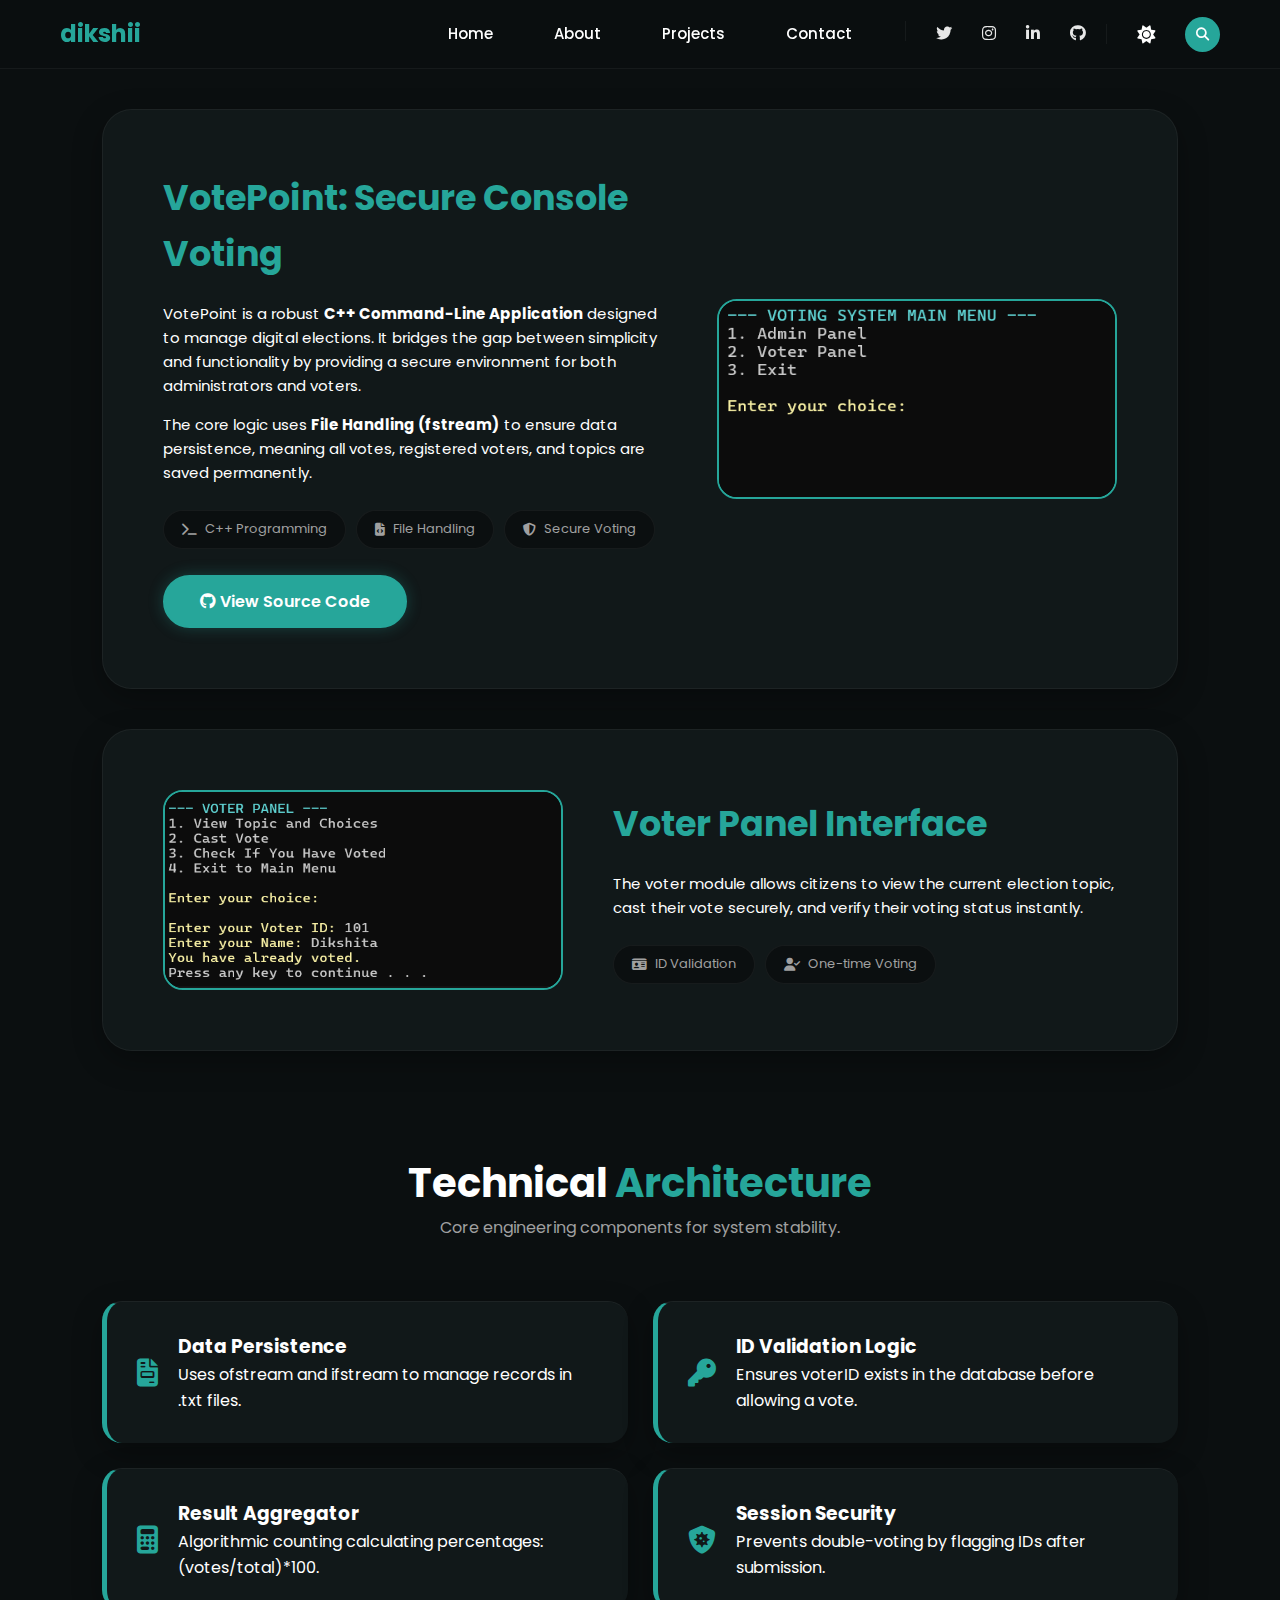
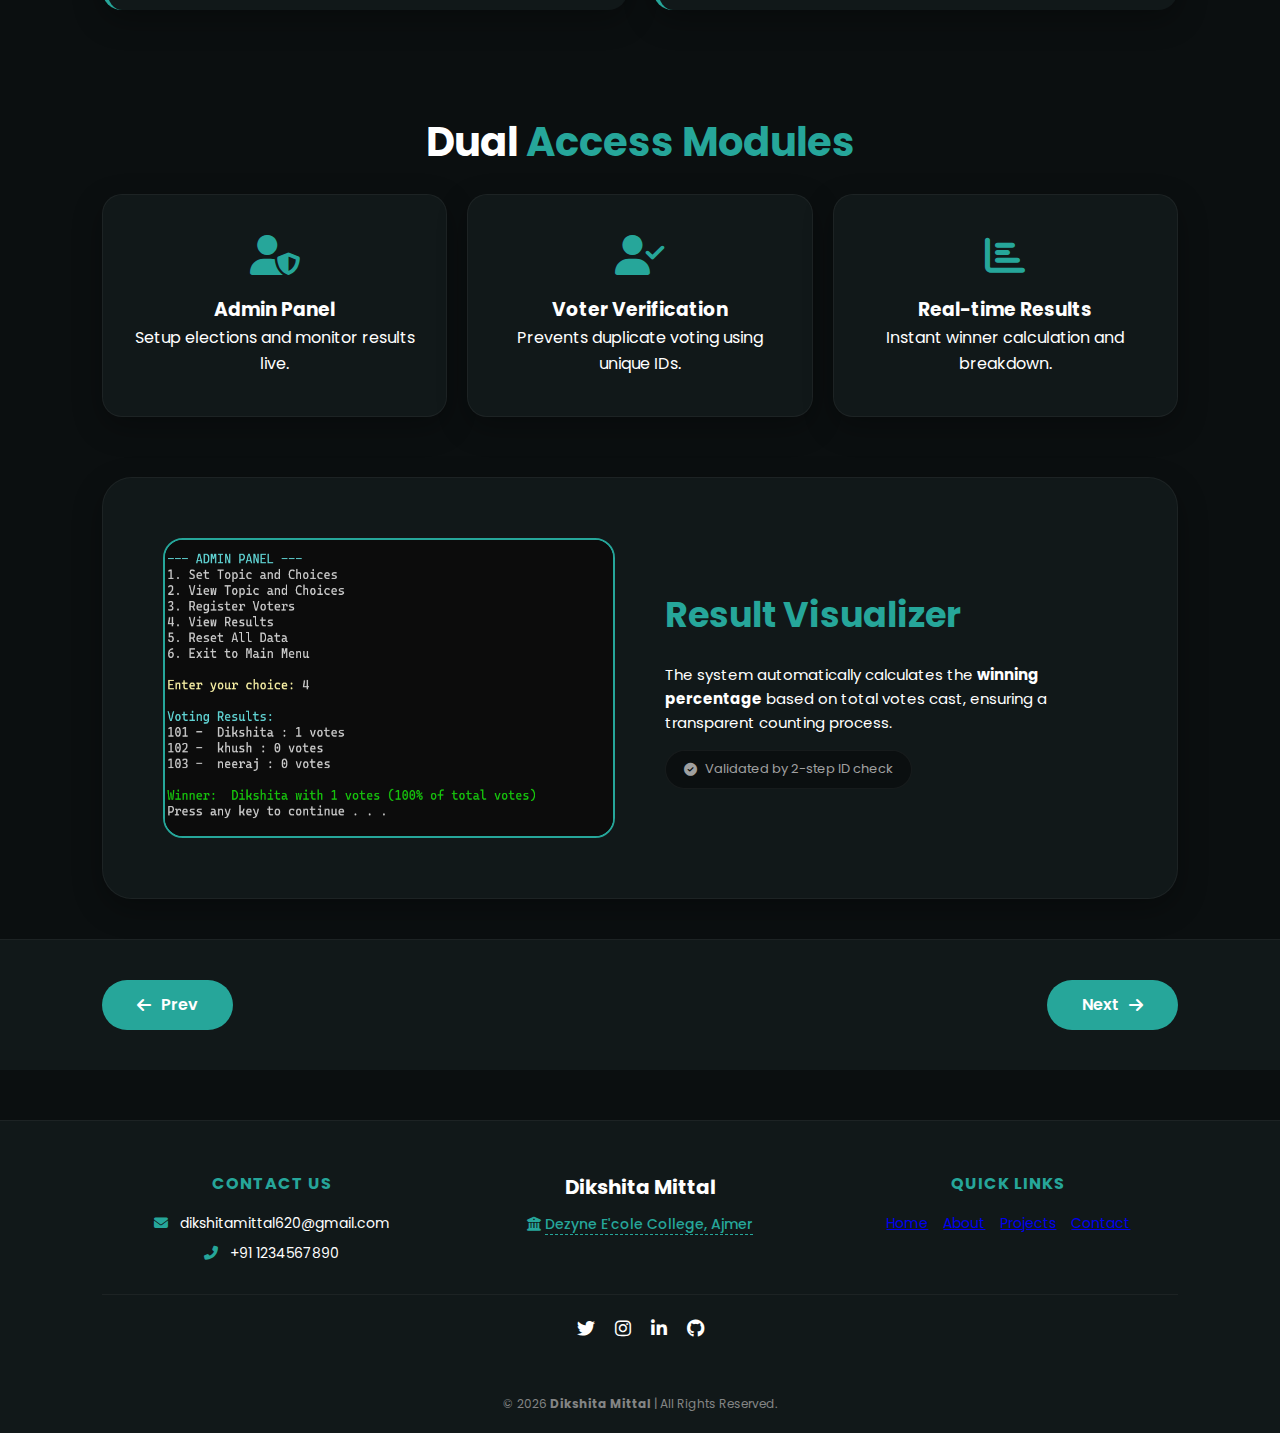
<file: voting.html>
<!DOCTYPE html>
<html lang="en">
<head>
    <meta charset="UTF-8">
    <meta name="viewport" content="width=device-width, initial-scale=1.0">
    <title>VotePoint | C++ Voting Management System</title>
    
    <link href="https://fonts.googleapis.com/css2?family=Poppins:wght@300;400;600;700&display=swap" rel="stylesheet">
    <link rel="stylesheet" href="https://cdnjs.cloudflare.com/ajax/libs/font-awesome/6.5.0/css/all.min.css">

    <style>
        :root {
            --bg: #0b0f10;
            --text: #ffffff;
            --accent: #26a69a; 
            --nav-bg: rgba(11, 15, 16, 0.95);
            --gray-text: #a0a0a0;
            --nav-border: rgba(255, 255, 255, 0.05);
            --card-bg: #111819;
            --search-bg: #0b0f10;
            --glass: rgba(255, 255, 255, 0.03);
            --card-shadow: 0 10px 30px rgba(0,0,0,0.3);
            --icon-color: #ffffff; 
        }

        .light {
            --bg: #ebedef; 
            --text: #0a0808; 
            --nav-bg: #d1cbcb;
            --gray-text: #383636;
            --nav-border: rgba(0, 0, 0, 0.1);
            --card-bg: #d1cbcb;
            --search-bg: #ffffff;
            --glass: rgba(0, 0, 0, 0.04);
            --card-shadow: 0 4px 20px rgba(0,0,0,0.08);
            --icon-color: #0a0808; 
        }

        * { margin: 0; padding: 0; box-sizing: border-box; font-family: 'Poppins', sans-serif; }
        body { background-color: var(--bg); color: var(--text); transition: all 0.4s ease; overflow-x: hidden; line-height: 1.6; }

        /* --- NAVBAR --- */
        .navbar { 
            display: flex; align-items: center; padding: 15px 60px; 
            background: var(--nav-bg); backdrop-filter: blur(15px); 
            position: sticky; top: 0; z-index: 1000; border-bottom: 1px solid var(--nav-border); 
        }
        .logo-section { font-size: 24px; font-weight: 700; color: var(--accent); text-decoration: none; display: flex; align-items: center; gap: 10px; }
        .nav-links { display: flex; list-style: none; gap: 25px; margin-left: auto; }
        .nav-links a { color: var(--text); text-decoration: none; font-size: 15px; font-weight: 500; padding: 8px 18px; border-radius: 30px; transition: 0.3s; }
        .nav-links a:hover { background: var(--accent); color: white !important; }
        
        .nav-right { display: flex; align-items: center; gap: 10px; margin-left: 20px;}
        .social-icons { display: flex; gap: 30px; } 
        .social-icons i { cursor: pointer; color: var(--icon-color); opacity: 0.9; font-size: 16px; transition: 0.3s; }
        .social-icons i:hover { color: var(--accent); opacity: 1; transform: translateY(-3px); }
        
        .theme-toggle { background: none; border: none; color: var(--icon-color); font-size: 18px; cursor: pointer; margin: 0 10px; margin-right: 20px; }
        .nav-divider { width: 1px; height: 20px; background: var(--nav-border); margin: 0 10px; }

        .menu-toggle { display: none; font-size: 22px; cursor: pointer; color: var(--text); margin-right: 15px; }

        /* --- SEARCH BAR --- */
        .search-top-bar { position: fixed; top: -80px; left: 0; width: 100%; height: 70px; background: var(--search-bg); display: flex; align-items: center; padding: 0 8%; z-index: 2000; transition: 0.4s; border-bottom: 1px solid var(--nav-border); }
        .search-top-bar.active { transform: translateY(80px); }
        .search-btn { background: var(--accent); color: white; width: 35px; height: 35px; border-radius: 50%; border: none; cursor: pointer; display: flex; align-items: center; justify-content: center; }

        /* --- ABOUT BOXES --- */
        .about-box { 
            background: var(--card-bg); border: 1px solid var(--nav-border); 
            padding: 60px; border-radius: 30px; margin: 40px 8%; 
            display: flex; align-items: center; gap: 50px; box-shadow: var(--card-shadow);
        }
        .about-text { flex: 1.2; }
        .about-text h2 { font-size: clamp(24px, 5vw, 35px); margin-bottom: 20px; color: var(--accent); }
        .about-text p { margin-bottom: 15px; font-size: 15px; }
        
        .about-image-container { flex: 0.8; display: flex; justify-content: center; width: 100%; }
        .about-image { 
            width: 100%; border-radius: 20px; overflow: hidden; 
            border: 2px solid var(--accent); background: #000;
        }
        .about-image img { width: 100%; height: 100%; object-fit: fill; display: block; }

        .about-badges { display: flex; gap: 10px; margin-top: 25px; flex-wrap: wrap; }
        .badge-item {
            background: var(--bg); border: 1px solid var(--nav-border);
            padding: 8px 18px; border-radius: 50px; font-size: 13px;
            display: flex; align-items: center; gap: 8px; color: var(--gray-text);
        }

        /* --- TECHNICAL CARDS --- */
        .tech-grid { 
            display: grid; grid-template-columns: repeat(2, 1fr); 
            gap: 25px; margin: 40px 8%; 
        }
        .tech-item { 
            background: var(--card-bg); padding: 30px; border-radius: 20px; 
            border-left: 5px solid var(--accent); border-top: 1px solid var(--nav-border);
            display: flex; align-items: center; gap: 20px; box-shadow: var(--card-shadow); transition: 0.3s;
        }
        .tech-item:hover { transform: translateY(-5px); background: var(--glass); }
        .tech-icon { font-size: 28px; color: var(--accent); }

        .github-link { display: inline-block; padding: 12px 35px; border: 2px solid var(--accent); color: #fff !important; text-decoration: none; border-radius: 50px; font-weight: 600; transition: 0.4s; background: var(--accent); box-shadow: 0 0 15px rgba(38, 166, 154, 0.3); }
        .github-link:hover { background: transparent; color: var(--accent) !important; box-shadow: 0 0 10px var(--accent), 0 0 30px var(--accent); transform: translateY(-3px); }

        /* --- FEATURE GRID --- */
        .grid-container { margin: 0 8% 60px; display: grid; grid-template-columns: repeat(auto-fit, minmax(280px, 1fr)); gap: 20px; }
        .feature-card { background: var(--card-bg); border-radius: 20px; padding: 40px 25px; border: 1px solid var(--nav-border); text-align: center; box-shadow: var(--card-shadow); }

        .section-header { padding: 60px 8% 20px; text-align: center; }
        .section-header h1 { font-size: clamp(28px, 6vw, 40px); }
        .section-header span { color: var(--accent); }

        footer { text-align: center; padding: 40px; border-top: 1px solid var(--nav-border); color: var(--gray-text); }

        /* --- MOBILE RESPONSIVENESS --- */
        @media (max-width: 968px) {
            .navbar { padding: 15px 30px; }
            .menu-toggle { display: block; }
            .nav-links {
                display: none; position: absolute; top: 100%; left: 0; width: 100%;
                background: var(--nav-bg); flex-direction: column; padding: 20px;
                border-bottom: 1px solid var(--nav-border); text-align: center;
            }
            .nav-links.active { display: flex; }
            .nav-right .social-icons, .nav-divider { display: none; }
            .about-box { flex-direction: column !important; padding: 40px 20px; text-align: center; gap: 30px; }
            .about-image { width: 100%; height: auto !important; max-width: 400px; }
            .tech-grid { grid-template-columns: 1fr; }
        }
    </style>
</head>
<body> 

    <div class="search-top-bar" id="searchBar">
        <div style="width:100%; display:flex; justify-content:space-between; align-items:center;">
            <input type="text" placeholder="Search project files..." style="width: 90%; background: none; border: none; color: var(--text); outline: none; font-size: 18px;">
            <i class="fas fa-times" style="cursor:pointer; color: var(--text);" onclick="toggleSearch()"></i>
        </div>
    </div>

    <header class="navbar">
        <div class="menu-toggle" onclick="toggleMenu()"><i class="fas fa-bars"></i></div>
        <a href="index.html" class="logo-section">dikshii</a>
        
        <ul class="nav-links" id="navLinks">
            <li><a href="index.html">Home</a></li>
            <li><a href="about.html">About</a></li>
            <li><a href="projects.html">Projects</a></li>
            <li><a href="contact.html">Contact</a></li>
            <div class="nav-divider"></div>
        </ul>

        <div class="nav-right">
             <div class="social-icons">
                <a href="https://twitter.com/@dikshita_m2408" target="_blank"><i class="fab fa-twitter"></i></a>
                <a href="https://instagram.com/dikshitaaaa_08" target="_blank"><i class="fab fa-instagram"></i></a>
                <a href="https://www.linkedin.com/in/dikshita-mittal-a14922379" target="_blank"><i class="fab fa-linkedin-in"></i></a>
                <a href="https://github.com/Dikshita1824" target="_blank"><i class="fab fa-github"></i></a>
            </div>
            
            <div class="nav-divider"></div>
            <button class="theme-toggle" onclick="toggleTheme()"><i class="fas fa-sun"></i></button>
            <button class="search-btn" onclick="toggleSearch()"><i class="fas fa-search"></i></button>
        </div>
    </header>

    <section class="about-box">
        <div class="about-text">
            <h2>VotePoint: Secure Console Voting</h2>
            <p>VotePoint is a robust <b>C++ Command-Line Application</b> designed to manage digital elections. It bridges the gap between simplicity and functionality by providing a secure environment for both administrators and voters.</p>
            <p>The core logic uses <b>File Handling (fstream)</b> to ensure data persistence, meaning all votes, registered voters, and topics are saved permanently.</p>

            <div class="about-badges">
                <div class="badge-item"><i class="fas fa-terminal"></i> C++ Programming</div>
                <div class="badge-item"><i class="fas fa-file-code"></i> File Handling</div>
                <div class="badge-item"><i class="fas fa-shield-alt"></i> Secure Voting</div>
            </div>
            <br>
           <a href="https://github.com/Dikshita1824/Java-PatternProject.git" target="_blank" class="github-link">
                <i class="fab fa-github"></i> View Source Code
            </a>
        </div>
        <div class="about-image-container">
            <div class="about-image" style="height: 200px; width: 400px;">
                <img src="ss2.png" alt="Voting System Main Menu">
            </div>
        </div>
    </section>

    <section class="about-box" style="flex-direction: row-reverse;">
        <div class="about-text">
            <h2>Voter Panel Interface</h2>
            <p>The voter module allows citizens to view the current election topic, cast their vote securely, and verify their voting status instantly.</p>
            <div class="about-badges">
                <div class="badge-item"><i class="fas fa-id-card"></i> ID Validation</div>
                <div class="badge-item"><i class="fas fa-user-check"></i> One-time Voting</div>
            </div>
        </div>
        <div class="about-image-container">
            <div class="about-image" style="height: 200px; width: 400px;">
                <img src="ss4.png" alt="Voter Panel Interface">
            </div>
        </div>
    </section>

    <section class="section-header">
        <h1>Technical <span>Architecture</span></h1>
        <p style="color: var(--gray-text);">Core engineering components for system stability.</p>
    </section>

    <div class="tech-grid">
        <div class="tech-item">
            <i class="fas fa-file-invoice tech-icon"></i>
            <div>
                <h3>Data Persistence</h3>
                <p>Uses <code>ofstream</code> and <code>ifstream</code> to manage records in .txt files.</p>
            </div>
        </div>
        <div class="tech-item">
            <i class="fas fa-key tech-icon"></i>
            <div>
                <h3>ID Validation Logic</h3>
                <p>Ensures <code>voterID</code> exists in the database before allowing a vote.</p>
            </div>
        </div>
        <div class="tech-item">
            <i class="fas fa-calculator tech-icon"></i>
            <div>
                <h3>Result Aggregator</h3>
                <p>Algorithmic counting calculating percentages: <code>(votes/total)*100</code>.</p>
            </div>
        </div>
        <div class="tech-item">
            <i class="fas fa-shield-virus tech-icon"></i>
            <div>
                <h3>Session Security</h3>
                <p>Prevents <code>double-voting</code> by flagging IDs after submission.</p>
            </div>
        </div>
    </div>

    <section class="section-header">
        <h1>Dual <span>Access Modules</span></h1>
    </section>

    <div class="grid-container">
        <div class="feature-card">
            <i class="fas fa-user-shield" style="font-size:40px; color:var(--accent); margin-bottom:20px;"></i>
            <h3>Admin Panel</h3>
            <p>Setup elections and monitor results live.</p>
        </div>
        <div class="feature-card">
            <i class="fas fa-user-check" style="font-size:40px; color:var(--accent); margin-bottom:20px;"></i>
            <h3>Voter Verification</h3>
            <p>Prevents duplicate voting using unique IDs.</p>
        </div>
        <div class="feature-card">
            <i class="fas fa-chart-bar" style="font-size:40px; color:var(--accent); margin-bottom:20px;"></i>
            <h3>Real-time Results</h3>
            <p>Instant winner calculation and breakdown.</p>
        </div>
    </div>

    <section class="about-box">
        <div class="about-image-container" style="flex: 1;">
            <div class="about-image" style="height: 300px; width: 100%;">
                <img src="ss3.png" alt="Results Screen">
            </div>
        </div>
        <div class="about-text" style="flex: 1;">
            <h2>Result Visualizer</h2>
            <p>The system automatically calculates the <b>winning percentage</b> based on total votes cast, ensuring a transparent counting process.</p>
            <div class="badge-item" style="width: fit-content;"><i class="fas fa-check-circle"></i> Validated by 2-step ID check</div>
        </div>
    </section>

    <div style="display: flex; justify-content: space-between; padding: 40px 8%; background: var(--card-bg); border-top: 1px solid var(--nav-border);">
        <a href="jewellery.html" style="text-decoration: none; background: var(--accent); color: white; padding: 12px 35px; border-radius: 50px; font-weight: 600; transition: 0.3s; display: flex; align-items: center; gap: 10px;">
            <i class="fas fa-arrow-left"></i> Prev
        </a>
        <a href="pattern.html" style="text-decoration: none; background: var(--accent); color: white; padding: 12px 35px; border-radius: 50px; font-weight: 600; transition: 0.3s; display: flex; align-items: center; gap: 10px;">
            Next <i class="fas fa-arrow-right"></i>
        </a>
    </div>

    <footer style="background: var(--card-bg); border-top: 1px solid var(--nav-border); padding: 50px 8% 20px; margin-top: 50px; color: var(--text);">
        <div style="display: grid; grid-template-columns: repeat(auto-fit, minmax(200px, 1fr)); gap: 30px; text-align: center; align-items: start;">
            <div>
                <h4 style="color: var(--accent); margin-bottom: 15px; font-size: 16px; text-transform: uppercase; letter-spacing: 1px;">Contact Us</h4>
                <p style="font-size: 14px; margin-bottom: 8px;"><i class="fas fa-envelope" style="color: var(--accent); margin-right: 8px;"></i> dikshitamittal620@gmail.com</p>
                <p style="font-size: 14px;"><i class="fas fa-phone-alt" style="color: var(--accent); margin-right: 8px;"></i> +91 1234567890</p>
            </div>
            <div>
                <h3 style="color: var(--text); margin-bottom: 10px; font-size: 20px;">Dikshita Mittal</h3>
                <p style="color: var(--accent); font-weight: 500; font-size: 14px;">
                <i class="fas fa-university"></i> 
                <a href="https://www.dezyneecole.com/" target="_blank" style="color: inherit; text-decoration: none; border-bottom: 1px dashed var(--accent);">
                    Dezyne E'cole College, Ajmer
                </a>
            </p>
            </div>
            <div>
                <h4 style="color: var(--accent); margin-bottom: 15px; font-size: 16px; text-transform: uppercase; letter-spacing: 1px;">Quick Links</h4>
                <div style="display: flex; justify-content: center; gap: 15px; font-size: 14px; flex-wrap: wrap;">
                    <a href="index.html" class="footer-link">Home</a>
                    <a href="about.html" class="footer-link">About</a>
                    <a href="projects.html" class="footer-link">Projects</a>
                    <a href="contact.html" class="footer-link">Contact</a>
                </div>
            </div>
        </div>

        <div style="display: flex; justify-content: center; gap: 20px; margin: 30px 0; padding: 20px 0; border-top: 1px solid var(--nav-border);">
            <a href="https://twitter.com/@dikshita_m2408" target="_blank" style="color: var(--text); font-size: 18px; transition: 0.3s;"><i class="fab fa-twitter"></i></a>
            <a href="https://instagram.com/dikshitaaaa_08" target="_blank" style="color: var(--text); font-size: 18px; transition: 0.3s;"><i class="fab fa-instagram"></i></a>
            <a href="https://www.linkedin.com/in/dikshita-mittal-a14922379" target="_blank" style="color: var(--text); font-size: 18px; transition: 0.3s;"><i class="fab fa-linkedin-in"></i></a>
            <a href="https://github.com/Dikshita1824" target="_blank" style="color: var(--text); font-size: 18px; transition: 0.3s;"><i class="fab fa-github"></i></a>
        </div>

        <div style="text-align: center; color: var(--gray-text); font-size: 12px; opacity: 0.8;">
            <p>&copy; 2026 <b>Dikshita Mittal</b> | All Rights Reserved.</p>
        </div>
    </footer>


    <script>
        function toggleTheme() {
            document.body.classList.toggle("light");
            const icon = document.querySelector(".theme-toggle i");
            icon.className = document.body.classList.contains("light") ? "fas fa-moon" : "fas fa-sun";
        }
        function toggleSearch() {
            document.getElementById("searchBar").classList.toggle("active");
        }
        function toggleMenu() {
            document.getElementById("navLinks").classList.toggle("active");
        }
    </script>
</body>
</html>
</file>
